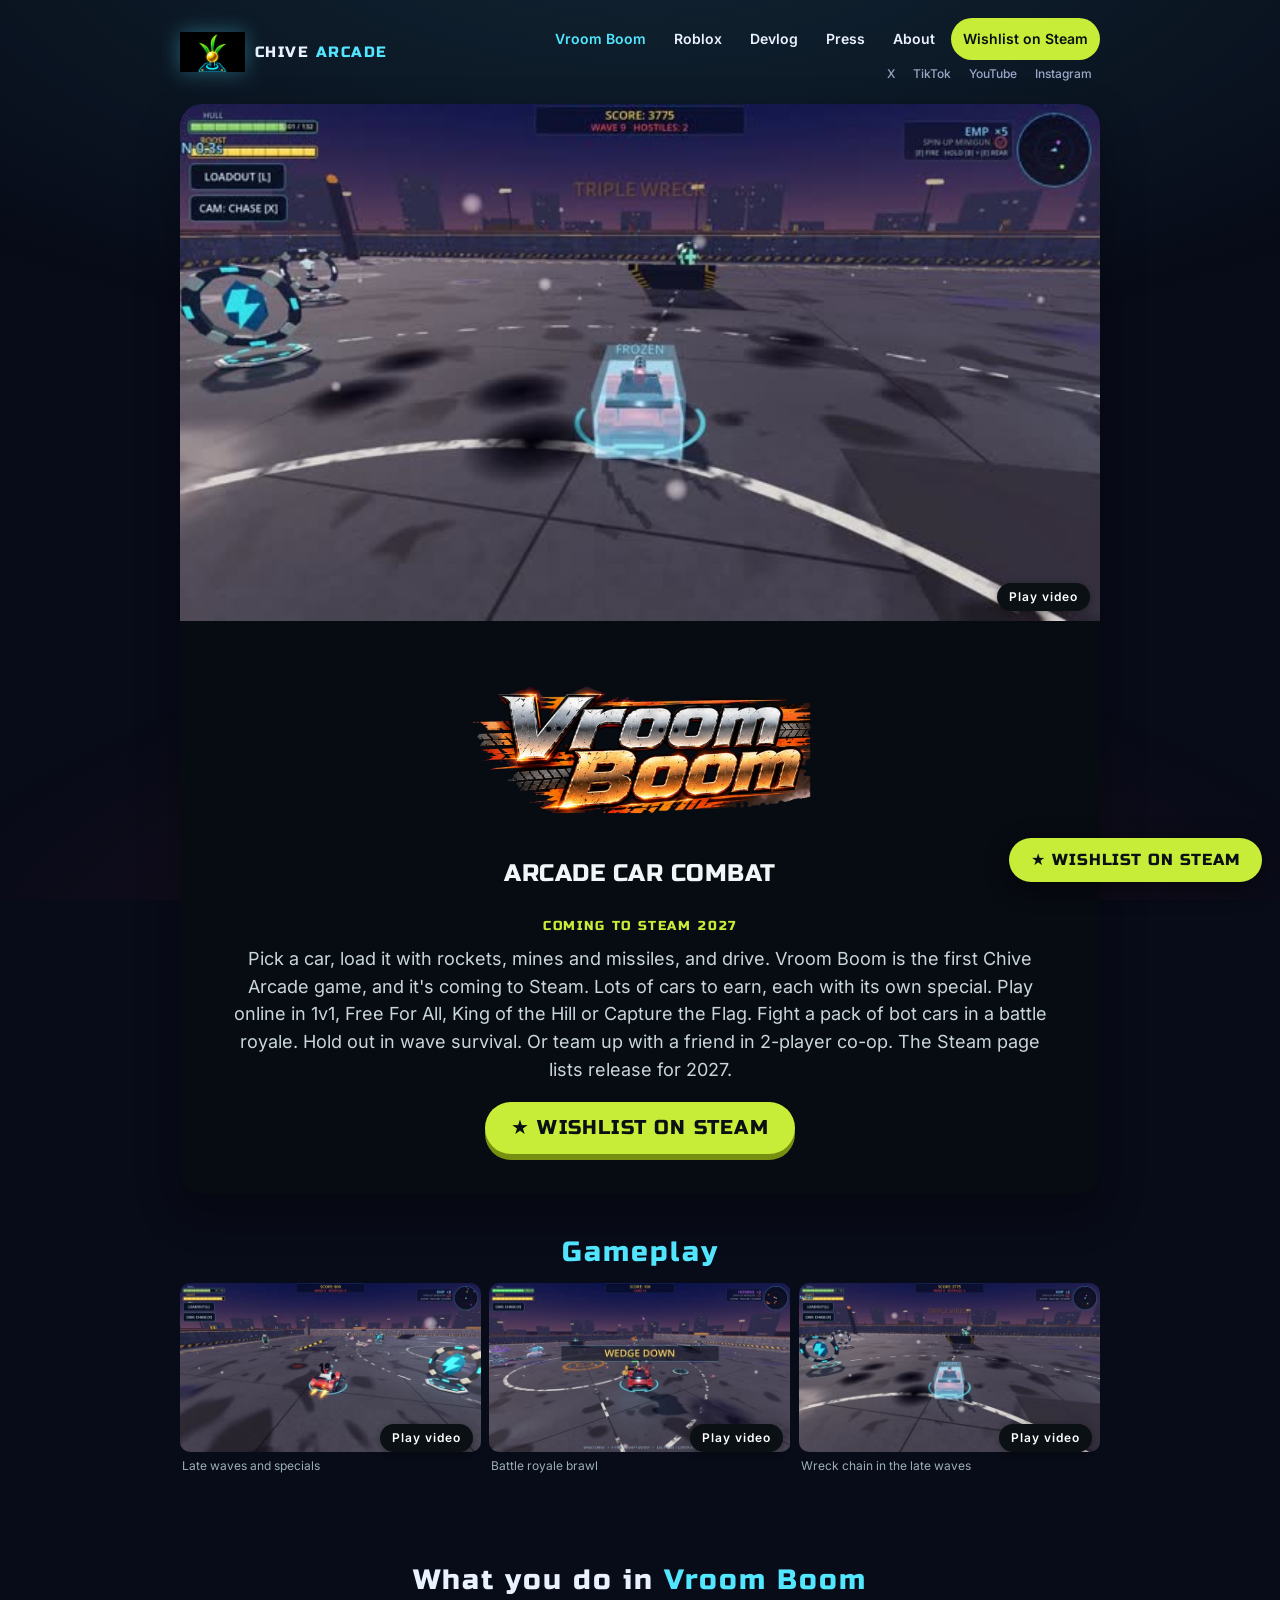
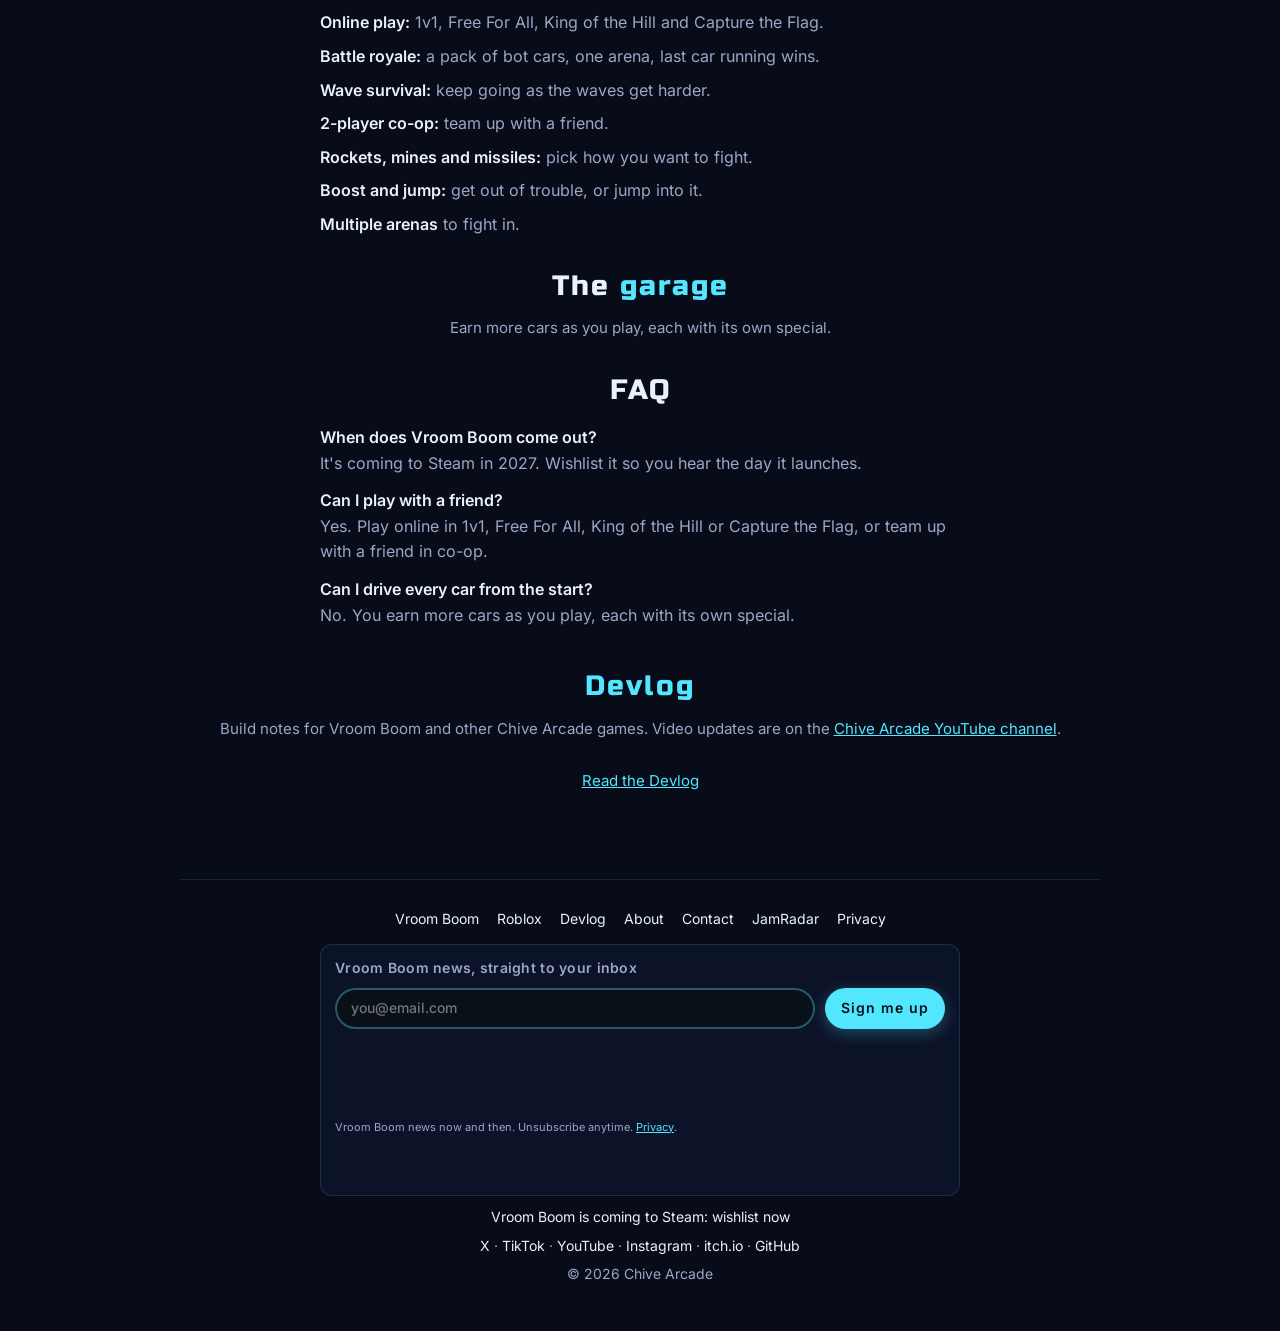
<file: index.html>
<!DOCTYPE html>
<html lang="en">
<head>
<meta charset="UTF-8">
<script>document.documentElement.classList.add('js');</script>
<meta name="viewport" content="width=device-width, initial-scale=1.0">
<title>Vroom Boom: Car Combat, Coming to Steam | Chive Arcade</title>
<meta name="description" content="Arcade car combat with battle royale against AI bots, wave survival and co-op. Wishlist it now on Steam.">
<meta name="theme-color" content="#080B18">
<link rel="icon" href="/favicon.ico" sizes="any">
<link rel="icon" type="image/png" href="/favicon.png">
<link rel="apple-touch-icon" href="/apple-touch-icon.png">
<link rel="stylesheet" href="/assets/site-nav.css">
<link rel="stylesheet" href="/assets/newsletter.css">
<link rel="canonical" href="https://chivearcade.com/">
<link rel="alternate" type="application/rss+xml" title="Chive Arcade Devlog" href="https://chivearcade.com/devlog/feed.xml">
<meta property="og:type" content="website">
<meta property="og:site_name" content="Chive Arcade">
<meta property="og:title" content="Vroom Boom: Car Combat, Coming to Steam | Chive Arcade">
<meta property="og:description" content="Arcade car combat with battle royale against AI bots, wave survival and co-op. Wishlist it now on Steam.">
<meta property="og:url" content="https://chivearcade.com/">
<meta property="og:image" content="https://chivearcade.com/vroom-boom/key-art.jpg">
<meta property="og:image:width" content="1232">
<meta property="og:image:height" content="706">
<meta property="og:image:alt" content="Vroom Boom arcade car combat key art">
<meta name="twitter:card" content="summary_large_image">
<meta name="twitter:title" content="Vroom Boom: Car Combat, Coming to Steam | Chive Arcade">
<meta name="twitter:description" content="Arcade car combat with battle royale against AI bots, wave survival and co-op. Wishlist it now on Steam.">
<meta name="twitter:image" content="https://chivearcade.com/vroom-boom/key-art.jpg">
<link rel="preload" href="/vroom-boom/late_wave_wreck_chain.jpg" as="image" fetchpriority="high">
<link rel="preload" href="/assets/fonts/russo-one-latin.woff2" as="font" type="font/woff2" crossorigin>
<link rel="preload" href="/assets/fonts/inter-latin.woff2" as="font" type="font/woff2" crossorigin>
<link rel="stylesheet" href="/assets/fonts.css">
<style>
  :root{
    --bg:#080B18; --panel:#111A38; --cyan:#53E6FF; --yellow:#FFD85A; --pink:#FF4D68;
    --text:#EAF2FF; --muted:#9AA7C7;
  }
  *{margin:0;padding:0;box-sizing:border-box}
  body{
    background:var(--bg); color:var(--text);
    font-family:'Inter',system-ui,-apple-system,sans-serif;
    line-height:1.6; overflow-x:hidden;
  }
  body::before{
    content:""; position:fixed; inset:0; pointer-events:none; z-index:0;
    background:
      radial-gradient(ellipse 80% 50% at 50% -10%, rgba(83,230,255,.12), transparent),
      radial-gradient(ellipse 60% 40% at 50% 110%, rgba(255,77,104,.10), transparent);
  }
  .wrap{max-width:960px; margin:0 auto; padding:0 20px; position:relative; z-index:1}

  header{padding:22px 0; display:flex; align-items:center; justify-content:space-between}
  .brand{display:flex; align-items:center; gap:12px; text-decoration:none; color:var(--text)}
  .brand img{height:40px; width:auto; filter:drop-shadow(0 0 10px rgba(83,230,255,.35))}
  .brand span{font-family:'Russo One',sans-serif; font-weight:400; letter-spacing:2px; font-size:15px}
  .brand span em{font-style:normal; color:var(--cyan)}
  .nav-cta{
    font-family:'Russo One',sans-serif; font-weight:400; font-size:12px; letter-spacing:1px;
    color:var(--bg); background:var(--yellow); padding:10px 18px; border-radius:999px;
    text-decoration:none; font-weight:800;
  }

  .hero{text-align:center; padding:56px 0 40px}
  .hero img.logo{
    width:min(300px,68vw); height:auto; margin-bottom:8px;
    filter:drop-shadow(0 0 26px rgba(83,230,255,.25));
  }
  h1{
    font-family:'Russo One',sans-serif; font-weight:400; font-size:clamp(30px,6vw,52px);
    letter-spacing:3px; line-height:1.15; margin-bottom:14px;
  }
  h1 .c1,.h1 .c1{color:var(--cyan)} h1 .c2,.h1 .c2{color:var(--pink)}
  .lead{font-family:Inter,sans-serif;font-size:clamp(20px,3.4vw,30px);line-height:1.25;letter-spacing:0;margin:0 auto 14px;max-width:640px}
  .hub-cta{display:inline-block;margin-top:14px;font-size:1.1em}
  .tagline{color:var(--muted); font-size:clamp(15px,2.6vw,18px); max-width:560px; margin:0 auto 30px}
  .tagline strong{color:var(--yellow); font-weight:600}
  .ctas{display:flex; gap:14px; justify-content:center; flex-wrap:wrap}
  .btn{
    font-family:'Russo One',sans-serif; font-weight:400; letter-spacing:1px; font-size:14px;
    padding:15px 30px; border-radius:999px; text-decoration:none; display:inline-block;
    transition:transform .15s ease;
  }
  .btn:hover{transform:translateY(-2px)}
  .btn-primary{background:var(--cyan); color:#06121A; box-shadow:0 6px 26px rgba(83,230,255,.35)}
  .btn-ghost{border:2px solid var(--pink); color:var(--pink)}

  .stats{
    display:flex; justify-content:center; gap:clamp(18px,5vw,54px);
    padding:34px 0; border-top:1px solid rgba(83,230,255,.15); border-bottom:1px solid rgba(83,230,255,.15);
    margin:10px 0 0; flex-wrap:wrap;
  }
  .stat{text-align:center}
  .stat b{font-family:'Russo One',sans-serif; font-weight:400; font-size:clamp(22px,4vw,32px); color:var(--yellow); display:block}
  .stat small{color:var(--muted); font-size:13px; letter-spacing:.5px}

  section{padding:52px 0}
  h2{
    font-family:'Russo One',sans-serif; font-weight:400; letter-spacing:2px;
    font-size:clamp(20px,4vw,28px); text-align:center; margin-bottom:8px;
  }
  h2 .c{color:var(--cyan)}
  .sub{text-align:center; color:var(--muted); margin-bottom:28px; font-size:15px}

  .games{display:grid; grid-template-columns:repeat(auto-fit,minmax(150px,1fr)); gap:14px}
  .game{
    background:var(--panel); border:1px solid rgba(83,230,255,.14); border-radius:16px;
    padding:22px 14px; text-align:center; text-decoration:none; color:var(--text);
    transition:transform .15s ease, border-color .15s ease;
  }
  .game:hover{transform:translateY(-3px); border-color:var(--cyan)}
  .game .dot{width:14px; height:14px; border-radius:50%; margin:0 auto 12px; background:var(--cyan); box-shadow:0 0 12px var(--cyan)}
  .game:nth-child(2n) .dot{background:var(--pink); box-shadow:0 0 12px var(--pink)}
  .game:nth-child(3n) .dot{background:var(--yellow); box-shadow:0 0 12px var(--yellow)}
  .game b{font-family:'Russo One',sans-serif; font-weight:400; font-size:14px; letter-spacing:1px; display:block; margin-bottom:4px}
  .game small{color:var(--muted); font-size:12px}
  .more{text-align:center; margin-top:22px}
  .more a{color:var(--cyan); text-decoration:none; font-weight:600; font-size:15px}

  button{
    font-family:'Russo One',sans-serif; font-weight:400; letter-spacing:1px; font-size:13px;
    background:var(--pink); color:#fff; border:none; border-radius:999px;
    padding:15px 28px; cursor:pointer; box-shadow:0 6px 24px rgba(255,77,104,.35);
  }
  button:hover{filter:brightness(1.1)}

  .socials{display:flex; justify-content:center; gap:12px; flex-wrap:wrap; padding:10px 0 30px}
  .socials a{
    color:var(--text); text-decoration:none; font-size:14px; font-weight:600;
    border:1px solid rgba(83,230,255,.25); padding:10px 20px; border-radius:999px;
    transition:border-color .15s ease;
  }
  .socials a:hover{border-color:var(--yellow); color:var(--yellow)}

  footer{text-align:center; color:var(--muted); font-size:13px; padding:24px 0 40px; border-top:1px solid rgba(83,230,255,.12)}
  footer .heart{color:var(--pink)}
</style>
<style>/*VB-HERO*/
.vb-info{padding:24px 0 8px}.vb-info h2{margin-top:26px}.vb-info a{color:var(--cyan)}.vb-list{list-style:none;max-width:640px;margin:0 auto;display:grid;gap:8px;color:var(--muted)}.vb-list b{color:var(--text)}.vb-faq{max-width:640px;margin:0 auto}.vb-faq dt{font-weight:600;margin-top:12px}.vb-faq dd{color:var(--muted)}
.vb-hero{padding:0;position:relative;z-index:1;display:grid;grid-template-columns:1fr;gap:0;background:#070b12;color:#f1f7f8;border-radius:22px;overflow:hidden;margin:0 0 28px;box-shadow:0 18px 44px rgba(0,0,0,.3)}
.vb-media{grid-column:1/-1;background:#000;aspect-ratio:16/9;position:relative}.vb-trailer{width:100%;height:100%;object-fit:cover;display:block}
.vb-copy{grid-column:1/-1;padding:clamp(16px,3vw,32px) clamp(20px,4vw,44px) clamp(20px,4vw,40px);display:flex;flex-direction:column;justify-content:center;align-items:center;text-align:center;gap:12px}
.vb-kicker{margin:0;font:400 13px/1 "Russo One",sans-serif;letter-spacing:.14em;text-transform:uppercase;color:#c8ed38}
.vb-title{margin:0;font:400 clamp(48px,7vw,88px)/.9 "Russo One",sans-serif;text-transform:uppercase;letter-spacing:-.01em;color:#ffb12b;text-shadow:0 3px 0 #a33a00}
.vb-logo{display:block;width:100%;max-width:520px;height:auto}
.vb-hero-heading{grid-column:1/-1;margin:0;padding:clamp(16px,3vw,28px) clamp(20px,4vw,44px) 0;text-align:center;text-shadow:none}
.vb-hero-heading .vb-logo{width:min(360px,70vw);max-width:520px;height:auto;margin:0 auto;aspect-ratio:520/292;object-fit:contain}
.vb-hero-heading .vb-sub{margin-top:10px}
.vb-pitch{margin:0;color:#c9d6db;font-size:clamp(15px,1.7vw,18px);line-height:1.55}
.vb-price{margin:0;font-weight:700;color:#fff}
.vb-ctas{display:flex;flex-wrap:wrap;gap:12px 18px;align-items:center;margin-top:6px}
.vb-btn{display:inline-block;background:#c8ed38;color:#0a1013;font:400 20px/1 "Russo One",sans-serif;letter-spacing:.06em;text-transform:uppercase;padding:16px 26px;border-radius:999px;text-decoration:none;box-shadow:0 6px 0 #789011}
@media(max-width:480px){.vb-btn{font-size:17px;padding:14px 20px;letter-spacing:.03em;white-space:nowrap}}
.vb-sub{display:block;font-size:clamp(18px,2.2vw,24px);line-height:1.1;color:#f1f7f8;text-shadow:none;letter-spacing:.02em;margin-top:8px}.vb-links{margin:0;font-size:14px;color:#9cafb6}.vb-links a{color:#44e4f2}.vb-more{color:#44e4f2;font-weight:700;text-decoration:none}
.vb-strip{grid-column:1/-1;display:grid;grid-template-columns:repeat(3,1fr);gap:8px;padding:8px}
.vb-clip{margin:0;position:relative}.vb-clip video{width:100%;aspect-ratio:16/9;object-fit:cover;display:block;border-radius:10px;background:#000}
.vb-clip figcaption{font-size:12px;color:#9cafb6;padding:4px 2px}
@media(max-width:820px){.vb-hero{padding:0}.vb-strip{grid-template-columns:1fr 1fr 1fr}}
@media(max-width:520px){.vb-strip{grid-template-columns:1fr}.vb-btn{width:100%;text-align:center}}
@media(max-width:760px){.sticky-wish{display:none}body{padding-bottom:0}}
.vb-gameplay{padding:8px 0 28px}.vb-gameplay .vb-strip{padding:0}.mini{padding:28px 0}.mini a{color:var(--cyan)}
.vb-media-ctrl{position:relative}
.vb-video-toggle{position:absolute;right:10px;bottom:10px;z-index:2;appearance:none;border:0;border-radius:999px;padding:8px 12px;font:600 12px/1 Inter,system-ui,sans-serif;background:#0a1013;color:#ffffff;cursor:pointer;box-shadow:0 2px 8px rgba(0,0,0,.35)}
.vb-video-toggle:hover,.vb-video-toggle:focus-visible{outline:2px solid #c8ed38;outline-offset:2px;background:rgba(10,16,19,.95)}
.vb-clip.vb-media-ctrl .vb-video-toggle{right:8px;bottom:28px}
</style>
<script type="application/ld+json">
{"@context":"https://schema.org","@type":"VideoGame","name":"Vroom Boom","url":"https://chivearcade.com/","description":"Arcade car combat game with online 1v1, Free For All, King of the Hill and Capture the Flag, battle royale against bot cars, wave survival and 2-player co-op.","genre":["Car combat","Action","Arcade"],"gamePlatform":"PC","playMode":["SinglePlayer","MultiPlayer"],"author":{"@type":"Organization","name":"Chive Arcade","url":"https://chivearcade.com/"},"sameAs":["https://store.steampowered.com/app/5446380","https://chive-arcade.itch.io/vroom-boom"],"image":"https://chivearcade.com/vroom-boom/key-art.jpg"}
</script>
</head>
<body>
<div class="wrap">

  <a class="skip" href="#main">Skip to content</a>
  <header class="site-head">
    <a class="brand" href="/"><img src="/mark-80.png" width="65" height="40" alt=""><span>CHIVE <em>ARCADE</em></span></a>
    <button class="nav-toggle" type="button" aria-expanded="false" aria-controls="site-nav">Menu</button>
    <nav class="site-nav" id="site-nav" aria-label="Main"><ul><li><a href="/#vroom-boom" aria-current="page">Vroom Boom</a></li><!-- <li><a href="/games/">Browser Games</a></li> --><li><a href="/roblox/">Roblox</a></li><li><a href="/devlog/">Devlog</a></li><li><a href="/vroom-boom/press/">Press</a></li><li><a href="/about/">About</a></li><li><a class="nav-steam" href="https://store.steampowered.com/app/5446380/?utm_source=chivearcade&amp;utm_medium=site&amp;utm_campaign=vroomboom" target="_blank" rel="noopener">Wishlist on Steam</a></li></ul><ul class="site-social" aria-label="Chive Arcade on social media"><li><a href="https://x.com/ChiveArcade" target="_blank" rel="noopener">X</a></li><li><a href="https://www.tiktok.com/@chive.arcade" target="_blank" rel="noopener">TikTok</a></li><li><a href="https://www.youtube.com/@ChiveArcade" target="_blank" rel="noopener">YouTube</a></li><li><a href="https://www.instagram.com/chivearcade" target="_blank" rel="noopener">Instagram</a></li></ul></nav>
  </header>
<main id="main">

<!--VB-HERO--><section class="vb-hero" id="vroom-boom" aria-labelledby="vb-title">
  <div class="vb-media"><video class="vb-trailer" data-src="/vroom-boom/late_wave_wreck_chain.mp4" poster="/vroom-boom/late_wave_wreck_chain.jpg" muted loop playsinline preload="metadata" aria-label="Vroom Boom gameplay: wreck chain in the late waves"><track kind="captions" srclang="en" label="Descriptions" src="/vroom-boom/captions/late_wave_wreck_chain.vtt" default></video></div>
  <h1 id="vb-title" class="vb-title vb-hero-heading"><picture><source type="image/webp" srcset="/vroom-boom/logo.webp"><img class="vb-logo" src="/vroom-boom/logo.png" srcset="/vroom-boom/logo.png 1x, /vroom-boom/logo@2x.png 2x" width="520" height="292" alt="Vroom Boom logo" decoding="sync"></picture><span class="vb-sub">Arcade car combat</span></h1>
  <div class="vb-copy">
    <p class="vb-kicker">Coming to Steam 2027</p>
    <p class="vb-pitch">Pick a car, load it with rockets, mines and missiles, and drive. Vroom Boom is the first Chive Arcade game, and it's coming to Steam. Lots of cars to earn, each with its own special. Play online in 1v1, Free For All, King of the Hill or Capture the Flag. Fight a pack of bot cars in a battle royale. Hold out in wave survival. Or team up with a friend in 2-player co-op. The Steam page lists release for 2027.</p>
    <div class="vb-ctas"><a class="vb-btn" href="https://store.steampowered.com/app/5446380/?utm_source=chivearcade&amp;utm_medium=site&amp;utm_campaign=vroomboom" target="_blank" rel="noopener">&#9733; Wishlist on Steam</a></div>
  </div>
</section><!--/VB-HERO-->
<section class="vb-gameplay" id="gameplay" aria-labelledby="gameplay-title">
  <h2 id="gameplay-title"><span class="c">Gameplay</span></h2>
  <div class="vb-strip"><figure class="vb-clip"><video data-lazy data-src="/vroom-boom/late_wave_specials.mp4" poster="/vroom-boom/late_wave_specials.jpg" muted loop playsinline preload="none" aria-label="Late waves and specials"><track kind="captions" srclang="en" label="Descriptions" src="/vroom-boom/captions/late_wave_specials.vtt" default></video><figcaption>Late waves and specials</figcaption></figure><figure class="vb-clip"><video data-lazy data-src="/vroom-boom/royale_brawl.mp4" poster="/vroom-boom/royale_brawl.jpg" muted loop playsinline preload="none" aria-label="Battle royale brawl"><track kind="captions" srclang="en" label="Descriptions" src="/vroom-boom/captions/royale_brawl.vtt" default></video><figcaption>Battle royale brawl</figcaption></figure><figure class="vb-clip"><video data-lazy data-src="/vroom-boom/late_wave_wreck_chain.mp4" poster="/vroom-boom/late_wave_wreck_chain.jpg" muted loop playsinline preload="none" aria-label="Wreck chain in the late waves"><track kind="captions" srclang="en" label="Descriptions" src="/vroom-boom/captions/late_wave_wreck_chain.vtt" default></video><figcaption>Wreck chain in the late waves</figcaption></figure></div>
</section>
<!--VB-INFO--><section class="vb-info">
  <h2>What you do in <span class="c">Vroom Boom</span></h2>
  <ul class="vb-list">
    <li><b>Online play:</b> 1v1, Free For All, King of the Hill and Capture the Flag.</li>
    <li><b>Battle royale:</b> a pack of bot cars, one arena, last car running wins.</li>
    <li><b>Wave survival:</b> keep going as the waves get harder.</li>
    <li><b>2-player co-op:</b> team up with a friend.</li>
    <li><b>Rockets, mines and missiles:</b> pick how you want to fight.</li>
    <li><b>Boost and jump:</b> get out of trouble, or jump into it.</li>
    <li><b>Multiple arenas</b> to fight in.</li>
  </ul>
  <h2>The <span class="c">garage</span></h2>
  <p class="sub">Earn more cars as you play, each with its own special.</p>
  <h2>FAQ</h2>
  <dl class="vb-faq">
    <dt>When does Vroom Boom come out?</dt><dd>It's coming to Steam in 2027. Wishlist it so you hear the day it launches.</dd>
    <dt>Can I play with a friend?</dt><dd>Yes. Play online in 1v1, Free For All, King of the Hill or Capture the Flag, or team up with a friend in co-op.</dd>
    <dt>Can I drive every car from the start?</dt><dd>No. You earn more cars as you play, each with its own special.</dd>
  </dl>
</section><!--/VB-INFO-->

<section class="mini" id="devlog">
    <h2><span class="c">Devlog</span></h2>
    <p class="sub">Build notes for Vroom Boom and other Chive Arcade games. Video updates are on the <a href="https://www.youtube.com/@ChiveArcade" target="_blank" rel="noopener">Chive Arcade YouTube channel</a>.</p>
    <p class="sub"><a href="/devlog/">Read the Devlog</a></p>
  </section>

</main>
  <footer class="site-foot">
    <nav aria-label="Footer"><ul><li><a href="/#vroom-boom">Vroom Boom</a></li><!-- <li><a href="/games/">Browser Games</a></li> --><li><a href="/roblox/">Roblox</a></li><li><a href="/devlog/">Devlog</a></li><li><a href="/about/">About</a></li><li><a href="mailto:chivearcade@gmail.com">Contact</a></li><li><a href="https://jamradar.chivearcade.com/">JamRadar</a></li><li><a href="/privacy.html">Privacy</a></li></ul></nav>
    <section class="nl-foot" aria-labelledby="nl-foot-heading">
      <p id="nl-foot-heading" class="nl-heading">Vroom Boom news, straight to your inbox</p>
      <form class="nl-form" action="/api/subscribe" method="post" novalidate>
        <label class="nl-hp" aria-hidden="true">Leave blank
          <input type="text" name="website" tabindex="-1" autocomplete="off">
        </label>
        <div class="nl-row">
          <label for="nl-email-home" style="position:absolute;left:-10000px;width:1px;height:1px;overflow:hidden">Email</label>
          <input id="nl-email-home" type="email" name="email" autocomplete="email" required placeholder="you@email.com" aria-describedby="nl-consent-home">
          <button type="submit">Sign me up</button>
        </div>
        <div class="nl-turnstile" data-turnstile></div>
        <p id="nl-consent-home" class="nl-consent">Vroom Boom news now and then. Unsubscribe anytime. <a href="/privacy.html">Privacy</a>.</p>
        <p class="nl-msg" role="status" aria-live="polite"></p>
      </form>
    </section>
    <p><a href="https://store.steampowered.com/app/5446380/?utm_source=chivearcade&amp;utm_medium=site&amp;utm_campaign=vroomboom" target="_blank" rel="noopener">Vroom Boom is coming to Steam: wishlist now</a></p>
    <p><a href="https://x.com/ChiveArcade">X</a> · <a href="https://www.tiktok.com/@chive.arcade">TikTok</a> · <a href="https://www.youtube.com/@ChiveArcade">YouTube</a> · <a href="https://www.instagram.com/chivearcade">Instagram</a> · <a href="https://chive-arcade.itch.io">itch.io</a> · <a href="https://github.com/chive55">GitHub</a></p>
    <p>© <span id="foot-year">2026</span> Chive Arcade</p>
  </footer>

</div>
<a class="sticky-wish" href="https://store.steampowered.com/app/5446380/?utm_source=chivearcade&amp;utm_medium=site&amp;utm_campaign=vroomboom" target="_blank" rel="noopener">&#9733; Wishlist on Steam</a>
<script src="/assets/video-player.js" defer></script>
<script src="/assets/site-nav.js" defer></script>
<script src="/assets/newsletter.js" defer></script>
</body>
</html>
</file>
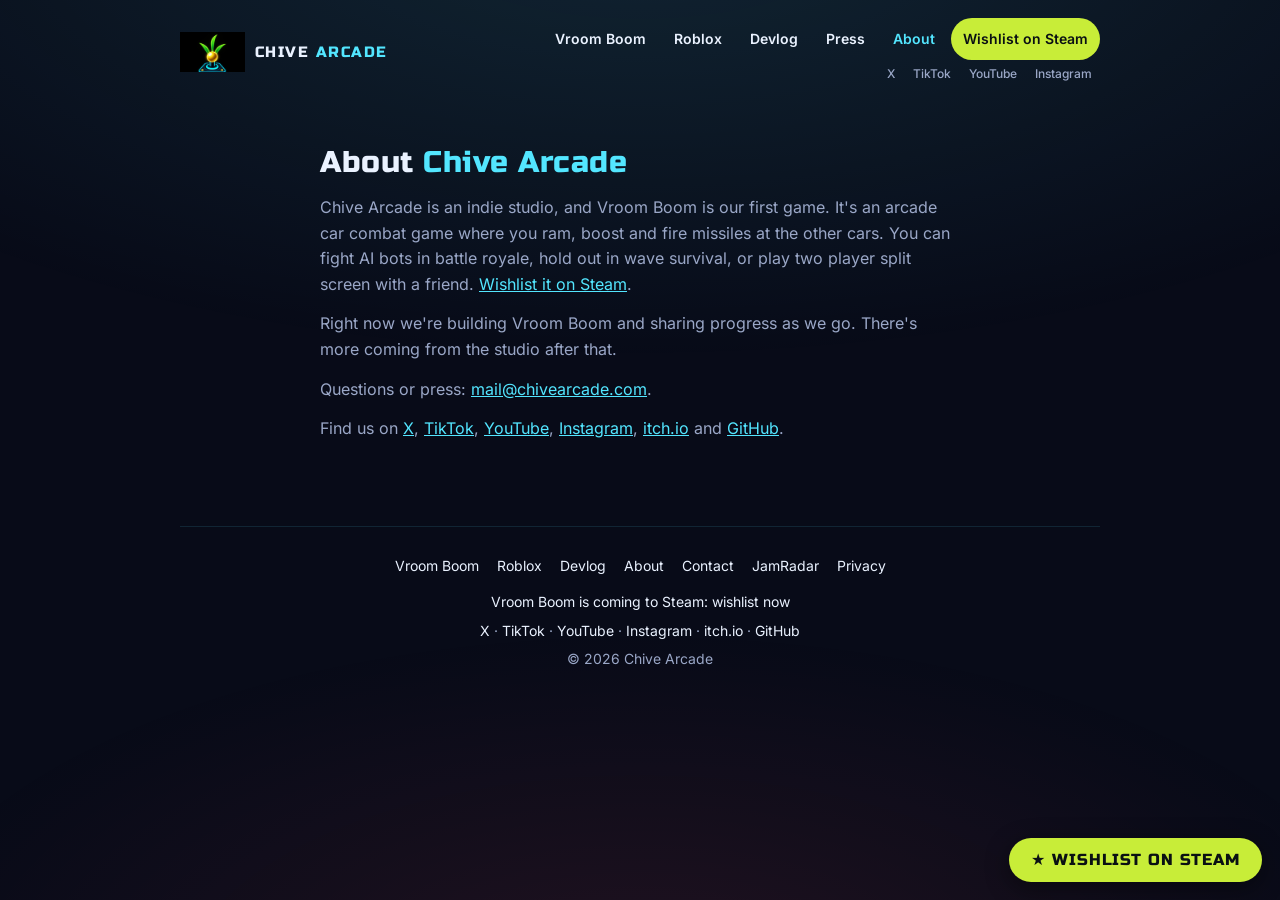
<file: about/index.html>
<!DOCTYPE html>
<html lang="en">
<head>
<meta charset="UTF-8">
<script>document.documentElement.classList.add('js');</script>
<meta name="viewport" content="width=device-width, initial-scale=1.0">
<title>About Chive Arcade: Indie Studio Behind Vroom Boom</title>
<meta name="description" content="Chive Arcade is an indie studio making Vroom Boom, arcade car combat with battle royale against AI bots and two player split screen. Wishlist it on Steam.">
<meta name="theme-color" content="#080B18">
<link rel="icon" href="/favicon.ico" sizes="any">
<link rel="icon" type="image/png" href="/favicon.png">
<link rel="apple-touch-icon" href="/apple-touch-icon.png">
<link rel="stylesheet" href="/assets/site-nav.css">
<link rel="canonical" href="https://chivearcade.com/about/">
<meta property="og:type" content="website">
<meta property="og:site_name" content="Chive Arcade">
<meta property="og:title" content="About Chive Arcade: Indie Studio Behind Vroom Boom">
<meta property="og:description" content="Chive Arcade is an indie studio making Vroom Boom, arcade car combat with battle royale against AI bots and two player split screen. Wishlist it on Steam.">
<meta property="og:url" content="https://chivearcade.com/about/">
<meta property="og:image" content="https://chivearcade.com/vroom-boom/key-art.jpg">
<meta property="og:image:width" content="1232">
<meta property="og:image:height" content="706">
<meta property="og:image:alt" content="Vroom Boom arcade car combat key art">
<meta name="twitter:card" content="summary_large_image">
<meta name="twitter:title" content="About Chive Arcade: Indie Studio Behind Vroom Boom">
<meta name="twitter:description" content="Chive Arcade is an indie studio making Vroom Boom, arcade car combat with battle royale against AI bots and two player split screen. Wishlist it on Steam.">
<meta name="twitter:image" content="https://chivearcade.com/vroom-boom/key-art.jpg">
<link rel="preload" href="/assets/fonts/russo-one-latin.woff2" as="font" type="font/woff2" crossorigin>
<link rel="preload" href="/assets/fonts/inter-latin.woff2" as="font" type="font/woff2" crossorigin>
<link rel="stylesheet" href="/assets/fonts.css">
<style>
  :root{
    --bg:#080B18; --panel:#111A38; --cyan:#53E6FF; --yellow:#FFD85A; --pink:#FF4D68;
    --text:#EAF2FF; --muted:#9AA7C7;
  }
  *{margin:0;padding:0;box-sizing:border-box}
  body{
    background:var(--bg); color:var(--text);
    font-family:'Inter',system-ui,-apple-system,sans-serif;
    line-height:1.6; overflow-x:hidden;
  }
  body::before{
    content:""; position:fixed; inset:0; pointer-events:none; z-index:0;
    background:
      radial-gradient(ellipse 80% 50% at 50% -10%, rgba(83,230,255,.12), transparent),
      radial-gradient(ellipse 60% 40% at 50% 110%, rgba(255,77,104,.10), transparent);
  }
  .wrap{max-width:960px; margin:0 auto; padding:0 20px; position:relative; z-index:1}
  .lead{font-family:'Russo One',sans-serif;font-weight:400;font-size:clamp(20px,3.4vw,30px);line-height:1.25;letter-spacing:.5px;margin:0 auto 14px;max-width:640px;overflow-wrap:break-word}
  .about{max-width:640px;margin:0 auto;padding:40px 0}.about p{color:var(--muted);margin:0 0 14px}.about a{color:var(--cyan)}
</style>
<script type="application/ld+json">
{"@context":"https://schema.org","@graph":[{"@type":"Organization","@id":"https://chivearcade.com/#organization","name":"Chive Arcade","url":"https://chivearcade.com/","email":"mail@chivearcade.com","description":"Chive Arcade is an indie studio, and Vroom Boom is our first game.","sameAs":["https://x.com/ChiveArcade","https://www.tiktok.com/@chive.arcade","https://www.youtube.com/@ChiveArcade","https://www.instagram.com/chivearcade","https://chive-arcade.itch.io","https://github.com/chive55"]},{"@type":"AboutPage","@id":"https://chivearcade.com/about/#aboutpage","url":"https://chivearcade.com/about/","name":"About Chive Arcade","description":"Chive Arcade is an indie studio making Vroom Boom, arcade car combat with battle royale against AI bots and two player split screen.","isPartOf":{"@type":"WebSite","name":"Chive Arcade","url":"https://chivearcade.com/"},"about":{"@id":"https://chivearcade.com/#organization"},"mainEntity":{"@id":"https://chivearcade.com/#organization"}}]}
</script>
</head>
<body>
<div class="wrap">

  <a class="skip" href="#main">Skip to content</a>
  <header class="site-head">
    <a class="brand" href="/"><img src="/mark-80.png" width="65" height="40" alt=""><span>CHIVE <em>ARCADE</em></span></a>
    <button class="nav-toggle" type="button" aria-expanded="false" aria-controls="site-nav">Menu</button>
    <nav class="site-nav" id="site-nav" aria-label="Main"><ul><li><a href="/#vroom-boom">Vroom Boom</a></li><!-- <li><a href="/games/">Browser Games</a></li> --><li><a href="/roblox/">Roblox</a></li><li><a href="/#devlog">Devlog</a></li><li><a href="/vroom-boom/press/">Press</a></li><li><a href="/about/" aria-current="page">About</a></li><li><a class="nav-steam" href="https://store.steampowered.com/app/5446380/?utm_source=chivearcade&amp;utm_medium=site&amp;utm_campaign=vroomboom" target="_blank" rel="noopener">Wishlist on Steam</a></li></ul><ul class="site-social" aria-label="Chive Arcade on social media"><li><a href="https://x.com/ChiveArcade" target="_blank" rel="noopener">X</a></li><li><a href="https://www.tiktok.com/@chive.arcade" target="_blank" rel="noopener">TikTok</a></li><li><a href="https://www.youtube.com/@ChiveArcade" target="_blank" rel="noopener">YouTube</a></li><li><a href="https://www.instagram.com/chivearcade" target="_blank" rel="noopener">Instagram</a></li></ul></nav>
  </header>
<main id="main">
  <section class="about">
    <h1 class="lead">About <span style="color:var(--cyan)">Chive Arcade</span></h1>
    <p>Chive Arcade is an indie studio, and Vroom Boom is our first game. It's an arcade car combat game where you ram, boost and fire missiles at the other cars. You can fight AI bots in battle royale, hold out in wave survival, or play two player split screen with a friend. <a href="https://store.steampowered.com/app/5446380/?utm_source=chivearcade&amp;utm_medium=site&amp;utm_campaign=vroomboom" target="_blank" rel="noopener">Wishlist it on Steam</a>.</p>
    <p>Right now we're building Vroom Boom and sharing progress as we go. There's more coming from the studio after that.</p>
    <p>Questions or press: <a href="mailto:mail@chivearcade.com">mail@chivearcade.com</a>.</p>
    <p>Find us on <a href="https://x.com/ChiveArcade" target="_blank" rel="noopener">X</a>, <a href="https://www.tiktok.com/@chive.arcade" target="_blank" rel="noopener">TikTok</a>, <a href="https://www.youtube.com/@ChiveArcade" target="_blank" rel="noopener">YouTube</a>, <a href="https://www.instagram.com/chivearcade" target="_blank" rel="noopener">Instagram</a>, <a href="https://chive-arcade.itch.io" target="_blank" rel="noopener">itch.io</a> and <a href="https://github.com/chive55" target="_blank" rel="noopener">GitHub</a>.</p>
  </section>
</main>
  <footer class="site-foot">
    <nav aria-label="Footer"><ul><li><a href="/#vroom-boom">Vroom Boom</a></li><!-- <li><a href="/games/">Browser Games</a></li> --><li><a href="/roblox/">Roblox</a></li><li><a href="/#devlog">Devlog</a></li><li><a href="/about/">About</a></li><li><a href="mailto:mail@chivearcade.com">Contact</a></li><li><a href="https://jamradar.chivearcade.com/">JamRadar</a></li><li><a href="/privacy.html">Privacy</a></li></ul></nav>
    <p><a href="https://store.steampowered.com/app/5446380/?utm_source=chivearcade&amp;utm_medium=site&amp;utm_campaign=vroomboom" target="_blank" rel="noopener">Vroom Boom is coming to Steam: wishlist now</a></p>
    <p><a href="https://x.com/ChiveArcade">X</a> · <a href="https://www.tiktok.com/@chive.arcade">TikTok</a> · <a href="https://www.youtube.com/@ChiveArcade">YouTube</a> · <a href="https://www.instagram.com/chivearcade">Instagram</a> · <a href="https://chive-arcade.itch.io">itch.io</a> · <a href="https://github.com/chive55">GitHub</a></p>
    <p>© <span id="foot-year">2026</span> Chive Arcade</p>
  </footer>

</div>
<a class="sticky-wish" href="https://store.steampowered.com/app/5446380/?utm_source=chivearcade&amp;utm_medium=site&amp;utm_campaign=vroomboom" target="_blank" rel="noopener">&#9733; Wishlist on Steam</a>
<script src="/assets/site-nav.js" defer></script>
</body>
</html>
</file>
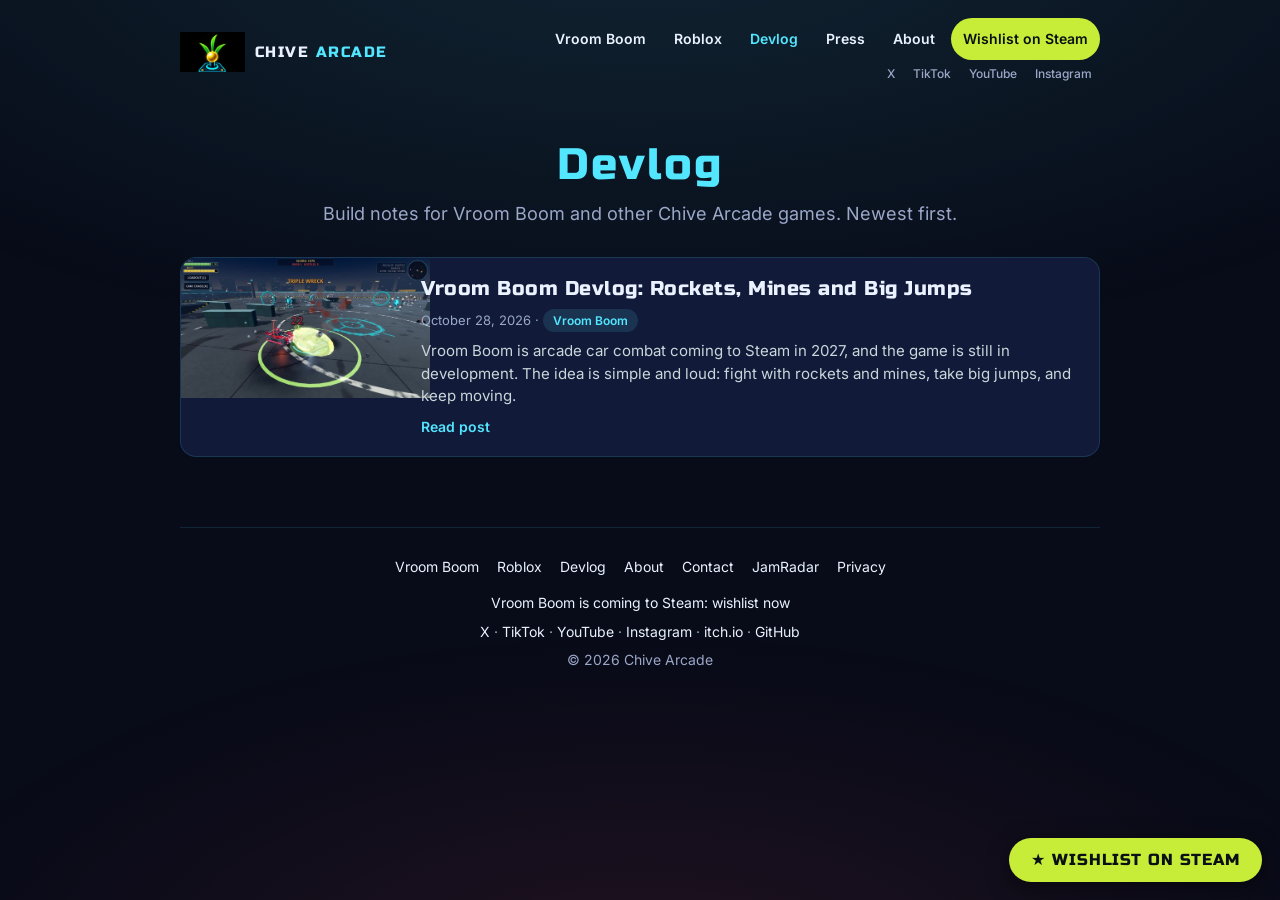
<file: devlog/index.html>
<!DOCTYPE html>
<html lang="en">
<head>
<meta charset="UTF-8">
<script>document.documentElement.classList.add('js');</script>
<meta name="viewport" content="width=device-width, initial-scale=1.0">
<title>Vroom Boom Devlog: Build Notes and Progress | Chive Arcade</title>
<meta name="description" content="Devlog for Vroom Boom and other Chive Arcade games, with build notes, tips and progress.">
<meta name="theme-color" content="#080B18">
<link rel="icon" href="/favicon.ico" sizes="any">
<link rel="icon" type="image/png" href="/favicon.png">
<link rel="apple-touch-icon" href="/apple-touch-icon.png">
<link rel="stylesheet" href="/assets/site-nav.css">
<link rel="stylesheet" href="/devlog/devlog.css">
<link rel="canonical" href="https://chivearcade.com/devlog/">
<link rel="alternate" type="application/rss+xml" title="Chive Arcade Devlog" href="https://chivearcade.com/devlog/feed.xml">
<meta property="og:type" content="website">
<meta property="og:site_name" content="Chive Arcade">
<meta property="og:title" content="Vroom Boom Devlog: Build Notes and Progress | Chive Arcade">
<meta property="og:description" content="Devlog for Vroom Boom and other Chive Arcade games, with build notes, tips and progress.">
<meta property="og:url" content="https://chivearcade.com/devlog/">
<meta property="og:image" content="https://chivearcade.com/devlog/assets/vroom-boom-rockets-mines-cover.jpg">
<meta property="og:image:width" content="1200">
<meta property="og:image:height" content="675">
<meta property="og:image:alt" content="Vroom Boom arcade car combat gameplay">
<meta name="twitter:card" content="summary_large_image">
<meta name="twitter:title" content="Vroom Boom Devlog: Build Notes and Progress | Chive Arcade">
<meta name="twitter:description" content="Devlog for Vroom Boom and other Chive Arcade games, with build notes, tips and progress.">
<meta name="twitter:image" content="https://chivearcade.com/devlog/assets/vroom-boom-rockets-mines-cover.jpg">
<link rel="preload" href="/assets/fonts/russo-one-latin.woff2" as="font" type="font/woff2" crossorigin>
<link rel="preload" href="/assets/fonts/inter-latin.woff2" as="font" type="font/woff2" crossorigin>
<link rel="stylesheet" href="/assets/fonts.css">
<script type="application/ld+json">{"@context":"https://schema.org","@type":"Blog","name":"Chive Arcade Devlog","url":"https://chivearcade.com/devlog/","description":"Devlog for Vroom Boom and other Chive Arcade games.","publisher":{"@type":"Organization","name":"Chive Arcade","url":"https://chivearcade.com/"}}</script>

</head>
<body>
<div class="wrap">
  <a class="skip" href="#main">Skip to content</a>
  <header class="site-head">
    <a class="brand" href="/"><img src="/mark-80.png" width="65" height="40" alt=""><span>CHIVE <em>ARCADE</em></span></a>
    <button class="nav-toggle" type="button" aria-expanded="false" aria-controls="site-nav">Menu</button>
    <nav class="site-nav" id="site-nav" aria-label="Main"><ul><li><a href="/#vroom-boom">Vroom Boom</a></li><!-- <li><a href="/games/">Browser Games</a></li> --><li><a href="/roblox/">Roblox</a></li><li><a href="/devlog/" aria-current="page">Devlog</a></li><li><a href="/vroom-boom/press/">Press</a></li><li><a href="/about/">About</a></li><li><a class="nav-steam" href="https://store.steampowered.com/app/5446380/?utm_source=chivearcade&amp;utm_medium=site&amp;utm_campaign=vroomboom" target="_blank" rel="noopener">Wishlist on Steam</a></li></ul><ul class="site-social" aria-label="Chive Arcade on social media"><li><a href="https://x.com/ChiveArcade" target="_blank" rel="noopener">X</a></li><li><a href="https://www.tiktok.com/@chive.arcade" target="_blank" rel="noopener">TikTok</a></li><li><a href="https://www.youtube.com/@ChiveArcade" target="_blank" rel="noopener">YouTube</a></li><li><a href="https://www.instagram.com/chivearcade" target="_blank" rel="noopener">Instagram</a></li></ul></nav>
  </header>
<main id="main">
  <header class="dl-index-head">
    <h1 class="dl-title">Devlog</h1>
    <p class="dl-lead">Build notes for Vroom Boom and other Chive Arcade games. Newest first.</p>
  </header>
  <div class="dl-grid">
<article class="dl-card">
  <a class="dl-card-link" href="/devlog/vroom-boom-rockets-mines-and-big-jumps/">
    <div class="dl-card-media">
      <img src="/devlog/assets/vroom-boom-rockets-mines-cover.jpg" alt="Vroom Boom arcade car combat gameplay" width="1200" height="675" loading="lazy" decoding="async">
    </div>
    <div class="dl-card-body">
      <h2 class="dl-card-title">Vroom Boom Devlog: Rockets, Mines and Big Jumps</h2>
      <p class="dl-card-meta"><time datetime="2026-10-28">October 28, 2026</time> · <span class="dl-tag">Vroom Boom</span></p>
      <p class="dl-card-excerpt">Vroom Boom is arcade car combat coming to Steam in 2027, and the game is still in development. The idea is simple and loud: fight with rockets and mines, take big jumps, and keep moving.</p>
      <span class="dl-card-more">Read post</span>
    </div>
  </a>
</article>
  </div>
</main>
  <footer class="site-foot">
    <nav aria-label="Footer"><ul><li><a href="/#vroom-boom">Vroom Boom</a></li><!-- <li><a href="/games/">Browser Games</a></li> --><li><a href="/roblox/">Roblox</a></li><li><a href="/devlog/">Devlog</a></li><li><a href="/about/">About</a></li><li><a href="mailto:chivearcade@gmail.com">Contact</a></li><li><a href="https://jamradar.chivearcade.com/">JamRadar</a></li><li><a href="/privacy.html">Privacy</a></li></ul></nav>
    <p><a href="https://store.steampowered.com/app/5446380/?utm_source=chivearcade&amp;utm_medium=site&amp;utm_campaign=vroomboom" target="_blank" rel="noopener">Vroom Boom is coming to Steam: wishlist now</a></p>
    <p><a href="https://x.com/ChiveArcade">X</a> · <a href="https://www.tiktok.com/@chive.arcade">TikTok</a> · <a href="https://www.youtube.com/@ChiveArcade">YouTube</a> · <a href="https://www.instagram.com/chivearcade">Instagram</a> · <a href="https://chive-arcade.itch.io">itch.io</a> · <a href="https://github.com/chive55">GitHub</a></p>
    <p>© <span id="foot-year">2026</span> Chive Arcade</p>
  </footer>
</div>
<a class="sticky-wish" href="https://store.steampowered.com/app/5446380/?utm_source=chivearcade&amp;utm_medium=site&amp;utm_campaign=vroomboom" target="_blank" rel="noopener">&#9733; Wishlist on Steam</a>
<script src="/assets/site-nav.js" defer></script>
</body>
</html>
</file>
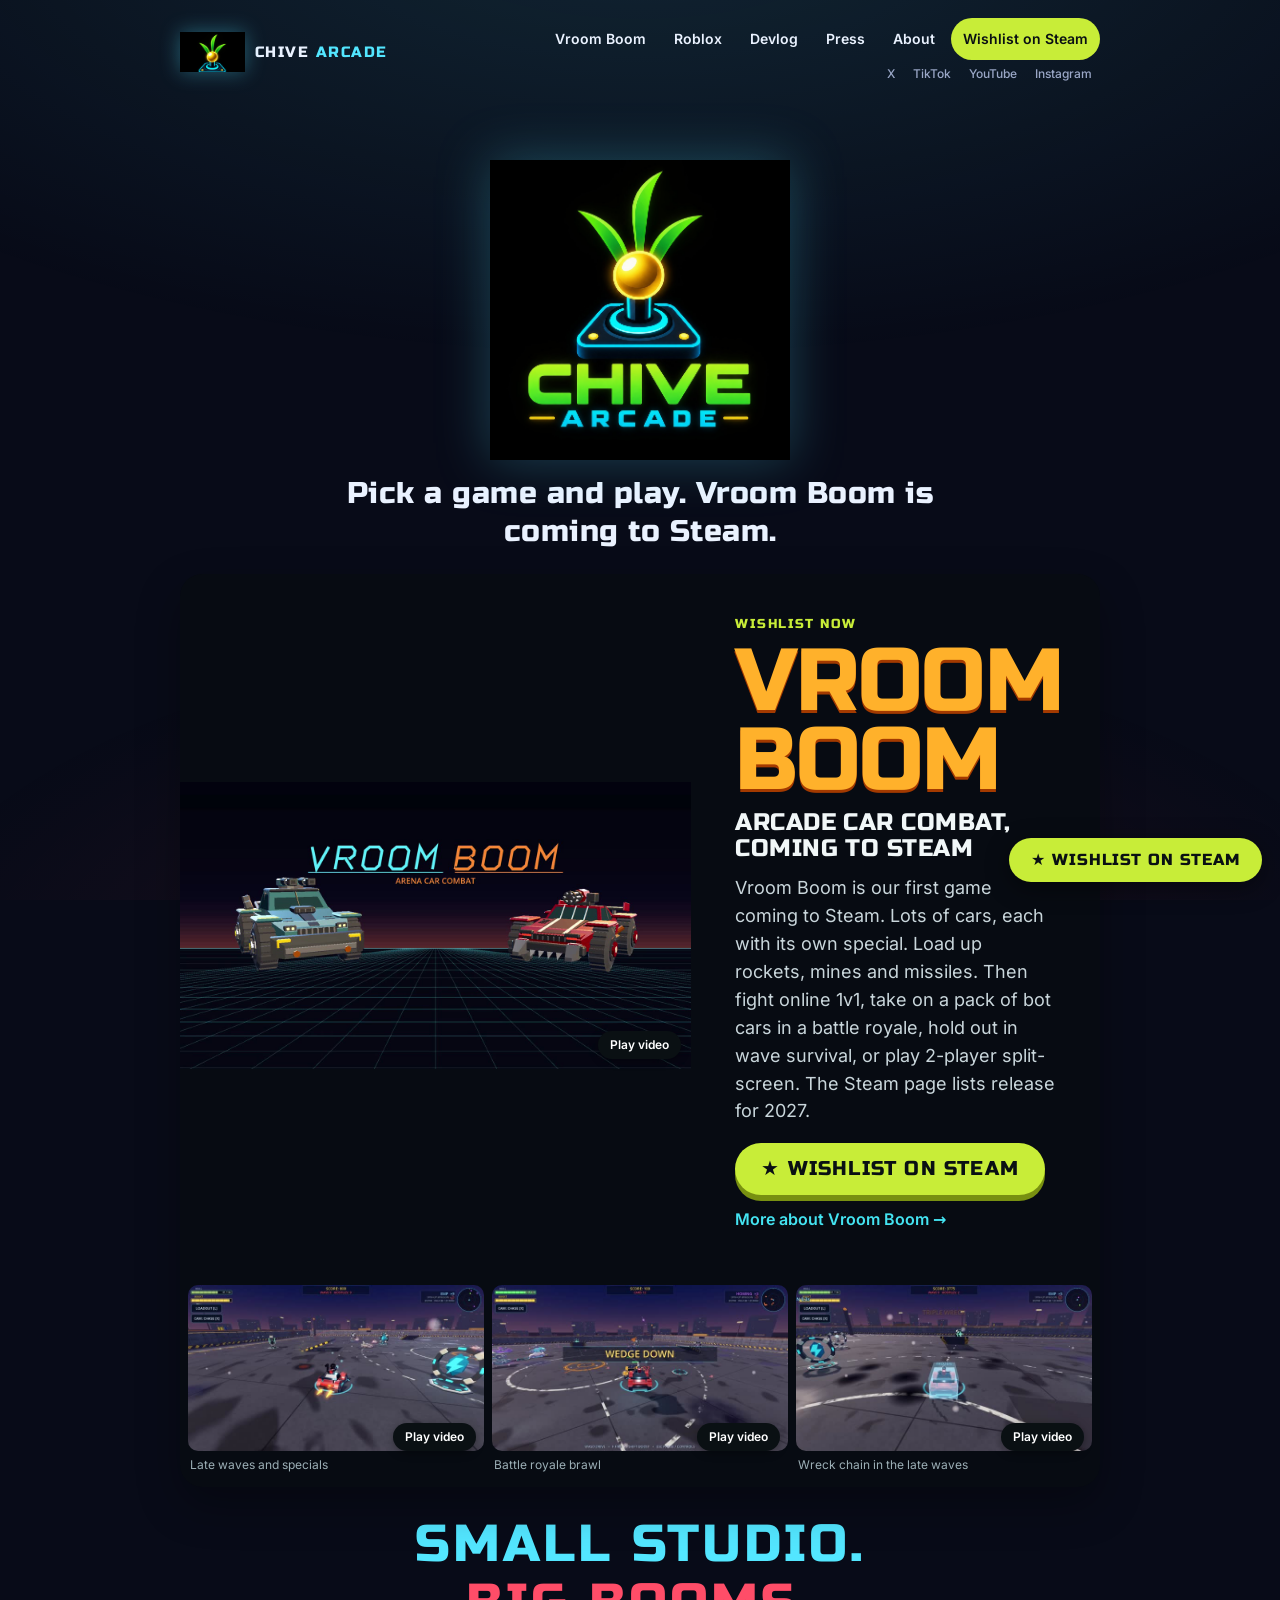
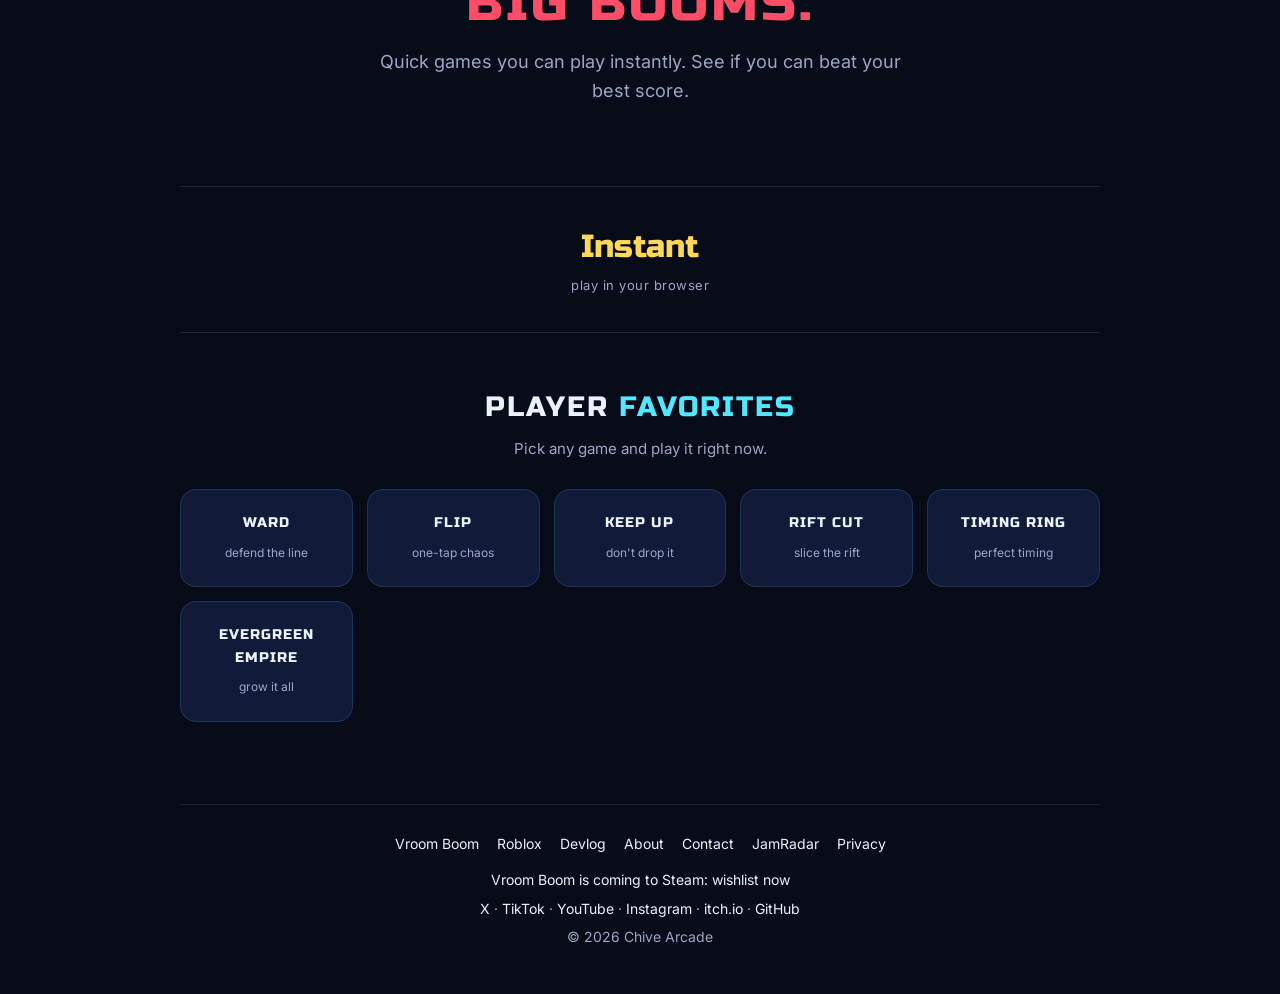
<file: games/index.html>
<!DOCTYPE html>
<html lang="en">
<head>
<meta charset="UTF-8">
<script>document.documentElement.classList.add('js');</script>
<meta name="viewport" content="width=device-width, initial-scale=1.0">
<title>Browser Games | Chive Arcade</title>
<meta name="robots" content="noindex, nofollow">
<meta name="description" content="Play Chive Arcade's browser games instantly and try to beat your best score. Vroom Boom is coming to Steam.">
<meta name="theme-color" content="#080B18">
<link rel="icon" href="/favicon.ico" sizes="any">
<link rel="icon" type="image/png" href="/favicon.png">
<link rel="apple-touch-icon" href="/apple-touch-icon.png">
<link rel="stylesheet" href="/assets/site-nav.css">
<link rel="canonical" href="https://chivearcade.com/games/">
<meta property="og:type" content="website">
<meta property="og:site_name" content="Chive Arcade">
<meta property="og:title" content="Browser Games | Chive Arcade">
<meta property="og:description" content="Play Chive Arcade's browser games instantly and try to beat your best score. Vroom Boom is coming to Steam.">
<meta property="og:url" content="https://chivearcade.com/games/">
<meta property="og:image" content="https://chivearcade.com/vroom-boom/key-art.jpg">
<meta property="og:image:width" content="1232">
<meta property="og:image:height" content="706">
<meta property="og:image:alt" content="Vroom Boom arcade car combat key art">
<meta name="twitter:card" content="summary_large_image">
<meta name="twitter:title" content="Browser Games | Chive Arcade">
<meta name="twitter:description" content="Play Chive Arcade's browser games instantly and try to beat your best score. Vroom Boom is coming to Steam.">
<meta name="twitter:image" content="https://chivearcade.com/vroom-boom/key-art.jpg">
<link rel="preload" href="/vroom-boom/trailer-poster.jpg" as="image" fetchpriority="high">
<link rel="preload" href="/assets/fonts/russo-one-latin.woff2" as="font" type="font/woff2" crossorigin>
<link rel="preload" href="/assets/fonts/inter-latin.woff2" as="font" type="font/woff2" crossorigin>
<link rel="stylesheet" href="/assets/fonts.css">
<style>
  :root{
    --bg:#080B18; --panel:#111A38; --cyan:#53E6FF; --yellow:#FFD85A; --pink:#FF4D68;
    --text:#EAF2FF; --muted:#9AA7C7;
  }
  *{margin:0;padding:0;box-sizing:border-box}
  body{
    background:var(--bg); color:var(--text);
    font-family:'Inter',system-ui,-apple-system,sans-serif;
    line-height:1.6; overflow-x:hidden;
  }
  body::before{
    content:""; position:fixed; inset:0; pointer-events:none; z-index:0;
    background:
      radial-gradient(ellipse 80% 50% at 50% -10%, rgba(83,230,255,.12), transparent),
      radial-gradient(ellipse 60% 40% at 50% 110%, rgba(255,77,104,.10), transparent);
  }
  .wrap{max-width:960px; margin:0 auto; padding:0 20px; position:relative; z-index:1}

  header{padding:22px 0; display:flex; align-items:center; justify-content:space-between}
  .brand{display:flex; align-items:center; gap:12px; text-decoration:none; color:var(--text)}
  .brand img{height:40px; width:auto; filter:drop-shadow(0 0 10px rgba(83,230,255,.35))}
  .brand span{font-family:'Russo One',sans-serif; font-weight:400; letter-spacing:2px; font-size:15px}
  .brand span em{font-style:normal; color:var(--cyan)}
  .nav-cta{
    font-family:'Russo One',sans-serif; font-weight:400; font-size:12px; letter-spacing:1px;
    color:var(--bg); background:var(--yellow); padding:10px 18px; border-radius:999px;
    text-decoration:none; font-weight:800;
  }

  .hero{text-align:center; padding:56px 0 40px}
  .hero img.logo{
    width:min(300px,68vw); height:auto; margin-bottom:8px;
    filter:drop-shadow(0 0 26px rgba(83,230,255,.25));
  }
  h1,.h1{
    font-family:'Russo One',sans-serif; font-weight:400; font-size:clamp(30px,6vw,52px);
    letter-spacing:3px; line-height:1.15; margin-bottom:14px;
  }
  h1 .c1,.h1 .c1{color:var(--cyan)} h1 .c2,.h1 .c2{color:var(--pink)}
  .lead{font-family:'Russo One',sans-serif;font-weight:400;font-size:clamp(20px,3.4vw,30px);line-height:1.25;letter-spacing:.5px;margin:0 auto 14px;max-width:640px;overflow-wrap:break-word}
  .hub-cta{display:inline-block;margin-top:14px;font-size:1.1em}
  .tagline{color:var(--muted); font-size:clamp(15px,2.6vw,18px); max-width:560px; margin:0 auto 30px}
  .tagline strong{color:var(--yellow); font-weight:600}
  .ctas{display:flex; gap:14px; justify-content:center; flex-wrap:wrap}
  .btn{
    font-family:'Russo One',sans-serif; font-weight:400; letter-spacing:1px; font-size:14px;
    padding:15px 30px; border-radius:999px; text-decoration:none; display:inline-block;
    transition:transform .15s ease;
  }
  .btn:hover{transform:translateY(-2px)}
  .btn-primary{background:var(--cyan); color:#06121A; box-shadow:0 6px 26px rgba(83,230,255,.35)}
  .btn-ghost{border:2px solid var(--pink); color:var(--pink)}

  .stats{
    display:flex; justify-content:center; gap:clamp(18px,5vw,54px);
    padding:34px 0; border-top:1px solid rgba(83,230,255,.15); border-bottom:1px solid rgba(83,230,255,.15);
    margin:10px 0 0; flex-wrap:wrap;
  }
  .stat{text-align:center}
  .stat b{font-family:'Russo One',sans-serif; font-weight:400; font-size:clamp(22px,4vw,32px); color:var(--yellow); display:block}
  .stat small{color:var(--muted); font-size:13px; letter-spacing:.5px}

  section{padding:52px 0}
  h2{
    font-family:'Russo One',sans-serif; font-weight:400; letter-spacing:2px;
    font-size:clamp(20px,4vw,28px); text-align:center; margin-bottom:8px;
  }
  h2 .c{color:var(--cyan)}
  .sub{text-align:center; color:var(--muted); margin-bottom:28px; font-size:15px}

  .games{display:grid; grid-template-columns:repeat(auto-fit,minmax(150px,1fr)); gap:14px}
  .game{
    background:var(--panel); border:1px solid rgba(83,230,255,.14); border-radius:16px;
    padding:22px 14px; text-align:center; text-decoration:none; color:var(--text);
    transition:transform .15s ease, border-color .15s ease;
  }
  .game:hover{transform:translateY(-3px); border-color:var(--cyan)}
  .game .dot{width:14px; height:14px; border-radius:50%; margin:0 auto 12px; background:var(--cyan); box-shadow:0 0 12px var(--cyan)}
  .game:nth-child(2n) .dot{background:var(--pink); box-shadow:0 0 12px var(--pink)}
  .game:nth-child(3n) .dot{background:var(--yellow); box-shadow:0 0 12px var(--yellow)}
  .game b{font-family:'Russo One',sans-serif; font-weight:400; font-size:14px; letter-spacing:1px; display:block; margin-bottom:4px}
  .game small{color:var(--muted); font-size:12px}
  .more{text-align:center; margin-top:22px}
  .more a{color:var(--cyan); text-decoration:none; font-weight:600; font-size:15px}


  footer{text-align:center; color:var(--muted); font-size:13px; padding:24px 0 40px; border-top:1px solid rgba(83,230,255,.12)}
  footer .heart{color:var(--pink)}
</style>
<style>/*VB-HERO*/
.vb-info{padding:24px 0 8px}.vb-info h2{margin-top:26px}.vb-info a{color:var(--cyan)}.vb-list{list-style:none;max-width:640px;margin:0 auto;display:grid;gap:8px;color:var(--muted)}.vb-list b{color:var(--text)}.vb-faq{max-width:640px;margin:0 auto}.vb-faq dt{font-weight:600;margin-top:12px}.vb-faq dd{color:var(--muted)}
.vb-hero{padding:0;position:relative;z-index:1;display:grid;grid-template-columns:minmax(0,1.25fr) minmax(0,1fr);gap:0;background:#070b12;color:#f1f7f8;border-radius:22px;overflow:hidden;margin:0 0 28px;box-shadow:0 18px 44px rgba(0,0,0,.3)}
.vb-media{align-self:center;background:#000;aspect-ratio:16/9;position:relative}.vb-trailer{width:100%;height:100%;object-fit:cover;display:block}
.vb-copy{padding:clamp(20px,4vw,44px);display:flex;flex-direction:column;justify-content:center;gap:12px}
.vb-kicker{margin:0;font:400 13px/1 "Russo One",sans-serif;letter-spacing:.14em;text-transform:uppercase;color:#c8ed38}
.vb-title{margin:0;font:400 clamp(48px,7vw,88px)/.9 "Russo One",sans-serif;text-transform:uppercase;letter-spacing:-.01em;color:#ffb12b;text-shadow:0 3px 0 #a33a00}
.vb-pitch{margin:0;color:#c9d6db;font-size:clamp(15px,1.7vw,18px);line-height:1.55}
.vb-price{margin:0;font-weight:700;color:#fff}
.vb-ctas{display:flex;flex-wrap:wrap;gap:12px 18px;align-items:center;margin-top:6px}
.vb-btn{display:inline-block;background:#c8ed38;color:#0a1013;font:400 20px/1 "Russo One",sans-serif;letter-spacing:.06em;text-transform:uppercase;padding:16px 26px;border-radius:999px;text-decoration:none;box-shadow:0 6px 0 #789011}
@media(max-width:480px){.vb-btn{font-size:17px;padding:14px 20px;letter-spacing:.03em;white-space:nowrap}}
.vb-sub{display:block;font-size:clamp(18px,2.2vw,24px);line-height:1.1;color:#f1f7f8;text-shadow:none;letter-spacing:.02em;margin-top:8px}.vb-links{margin:0;font-size:14px;color:#9cafb6}.vb-links a{color:#44e4f2}.vb-more{color:#44e4f2;font-weight:700;text-decoration:none}
.vb-strip{grid-column:1/-1;display:grid;grid-template-columns:repeat(3,1fr);gap:8px;padding:8px}
.vb-clip{margin:0;position:relative}.vb-clip video{width:100%;aspect-ratio:16/9;object-fit:cover;display:block;border-radius:10px;background:#000}
.vb-clip figcaption{font-size:12px;color:#9cafb6;padding:4px 2px}
@media(max-width:820px){.vb-hero{padding:0;grid-template-columns:1fr}.vb-strip{grid-template-columns:1fr 1fr 1fr}}
@media(max-width:520px){.vb-strip{grid-template-columns:1fr}.vb-btn{width:100%;text-align:center}}
.hero .vb-hero,.hero .vb-hero h2{text-align:left;}.hero .vb-hero{margin:24px 0 28px}
.vb-media-ctrl{position:relative}
.vb-video-toggle{position:absolute;right:10px;bottom:10px;z-index:2;appearance:none;border:0;border-radius:999px;padding:8px 12px;font:600 12px/1 Inter,system-ui,sans-serif;background:#0a1013;color:#ffffff;cursor:pointer;box-shadow:0 2px 8px rgba(0,0,0,.35)}
.vb-video-toggle:hover,.vb-video-toggle:focus-visible{outline:2px solid #c8ed38;outline-offset:2px;background:rgba(10,16,19,.95)}
.vb-clip.vb-media-ctrl .vb-video-toggle{right:8px;bottom:28px}
</style>
</head>
<body>
<div class="wrap">

  <a class="skip" href="#main">Skip to content</a>
  <header class="site-head">
    <a class="brand" href="/"><img src="/mark-80.png" width="65" height="40" alt=""><span>CHIVE <em>ARCADE</em></span></a>
    <button class="nav-toggle" type="button" aria-expanded="false" aria-controls="site-nav">Menu</button>
    <nav class="site-nav" id="site-nav" aria-label="Main"><ul><li><a href="/#vroom-boom">Vroom Boom</a></li><!-- <li><a href="/games/">Browser Games</a></li> --><li><a href="/roblox/">Roblox</a></li><li><a href="/#devlog">Devlog</a></li><li><a href="/vroom-boom/press/">Press</a></li><li><a href="/about/">About</a></li><li><a class="nav-steam" href="https://store.steampowered.com/app/5446380/?utm_source=chivearcade&amp;utm_medium=site&amp;utm_campaign=vroomboom" target="_blank" rel="noopener">Wishlist on Steam</a></li></ul><ul class="site-social" aria-label="Chive Arcade on social media"><li><a href="https://x.com/ChiveArcade" target="_blank" rel="noopener">X</a></li><li><a href="https://www.tiktok.com/@chive.arcade" target="_blank" rel="noopener">TikTok</a></li><li><a href="https://www.youtube.com/@ChiveArcade" target="_blank" rel="noopener">YouTube</a></li><li><a href="https://www.instagram.com/chivearcade" target="_blank" rel="noopener">Instagram</a></li></ul></nav>
  </header>
<main id="main">
  <div class="hero">
    <img class="logo" src="/logo.png" alt="Chive Arcade" width="300" height="300" fetchpriority="high" decoding="async">
    <h1 class="lead">Pick a game and play. Vroom Boom is coming to Steam.</h1>
<!--VB-HERO--><section class="vb-hero" id="vroom-boom" aria-labelledby="vb-title">
  <div class="vb-media"><video class="vb-trailer" data-src="/vroom-boom/trailer-mobile.mp4" data-src-hd="/vroom-boom/trailer-hd.mp4" poster="/vroom-boom/trailer-poster.jpg" muted loop playsinline preload="none" aria-label="Vroom Boom trailer"></video></div>
  <div class="vb-copy">
    <p class="vb-kicker">Wishlist now</p>
    <h2 id="vb-title" class="vb-title">Vroom Boom<span class="vb-sub">Arcade car combat, coming to Steam</span></h2>
    <p class="vb-pitch">Vroom Boom is our first game coming to Steam. Lots of cars, each with its own special. Load up rockets, mines and missiles. Then fight online 1v1, take on a pack of bot cars in a battle royale, hold out in wave survival, or play 2-player split-screen. The Steam page lists release for 2027.</p>
    <div class="vb-ctas"><a class="vb-btn" href="https://store.steampowered.com/app/5446380/?utm_source=chivearcade&amp;utm_medium=site&amp;utm_campaign=vroomboom&amp;utm_content=games" target="_blank" rel="noopener">&#9733; Wishlist on Steam</a><a class="vb-more" href="/#vroom-boom">More about Vroom Boom &rarr;</a></div>
  </div>
  <div class="vb-strip"><figure class="vb-clip"><video data-lazy data-src="/vroom-boom/late_wave_specials.mp4" poster="/vroom-boom/late_wave_specials.jpg" muted loop playsinline preload="none" aria-label="Late waves and specials"></video><figcaption>Late waves and specials</figcaption></figure><figure class="vb-clip"><video data-lazy data-src="/vroom-boom/royale_brawl.mp4" poster="/vroom-boom/royale_brawl.jpg" muted loop playsinline preload="none" aria-label="Battle royale brawl"></video><figcaption>Battle royale brawl</figcaption></figure><figure class="vb-clip"><video data-lazy data-src="/vroom-boom/late_wave_wreck_chain.mp4" poster="/vroom-boom/late_wave_wreck_chain.jpg" muted loop playsinline preload="none" aria-label="Wreck chain in the late waves"></video><figcaption>Wreck chain in the late waves</figcaption></figure></div>
</section><!--/VB-HERO-->
    <p class="h1"><span class="c1">SMALL STUDIO.</span><br><span class="c2">BIG BOOMS.</span></p>
    <p class="tagline">Quick games you can play instantly. See if you can beat your best score.</p>
  </div>

  <div class="stats">
    <div class="stat"><b>Instant</b><small>play in your browser</small></div>
  </div>

  <section id="games">
    <h2>PLAYER <span class="c">FAVORITES</span></h2>
    <p class="sub">Pick any game and play it right now.</p>
    <div class="games">
      <a class="game" href="https://chive-arcade.itch.io/ward-chive"><span class="dot"></span><b>WARD</b><small>defend the line</small></a>
      <a class="game" href="https://chive-arcade.itch.io/flip"><span class="dot"></span><b>FLIP</b><small>one-tap chaos</small></a>
      <a class="game" href="https://chive-arcade.itch.io/keep-up"><span class="dot"></span><b>KEEP UP</b><small>don't drop it</small></a>
      <a class="game" href="https://chive-arcade.itch.io/rift-cut"><span class="dot"></span><b>RIFT CUT</b><small>slice the rift</small></a>
      <a class="game" href="https://chive-arcade.itch.io/timing-ring"><span class="dot"></span><b>TIMING RING</b><small>perfect timing</small></a>
      <a class="game" href="https://chive-arcade.itch.io/evergreen-empire"><span class="dot"></span><b>EVERGREEN EMPIRE</b><small>grow it all</small></a>
    </div>
  </section>

</main>
  <footer class="site-foot">
    <nav aria-label="Footer"><ul><li><a href="/#vroom-boom">Vroom Boom</a></li><!-- <li><a href="/games/">Browser Games</a></li> --><li><a href="/roblox/">Roblox</a></li><li><a href="/#devlog">Devlog</a></li><li><a href="/about/">About</a></li><li><a href="mailto:chivearcade@gmail.com">Contact</a></li><li><a href="https://jamradar.chivearcade.com/">JamRadar</a></li><li><a href="/privacy.html">Privacy</a></li></ul></nav>
    <p><a href="https://store.steampowered.com/app/5446380/?utm_source=chivearcade&amp;utm_medium=site&amp;utm_campaign=vroomboom" target="_blank" rel="noopener">Vroom Boom is coming to Steam: wishlist now</a></p>
    <p><a href="https://x.com/ChiveArcade">X</a> · <a href="https://www.tiktok.com/@chive.arcade">TikTok</a> · <a href="https://www.youtube.com/@ChiveArcade">YouTube</a> · <a href="https://www.instagram.com/chivearcade">Instagram</a> · <a href="https://chive-arcade.itch.io">itch.io</a> · <a href="https://github.com/chive55">GitHub</a></p>
    <p>© <span id="foot-year">2026</span> Chive Arcade</p>
  </footer>

</div>
<a class="sticky-wish" href="https://store.steampowered.com/app/5446380/?utm_source=chivearcade&amp;utm_medium=site&amp;utm_campaign=vroomboom" target="_blank" rel="noopener">&#9733; Wishlist on Steam</a>
<script src="/assets/video-player.js" defer></script>
<script src="/assets/site-nav.js" defer></script>
</body>
</html>
</file>
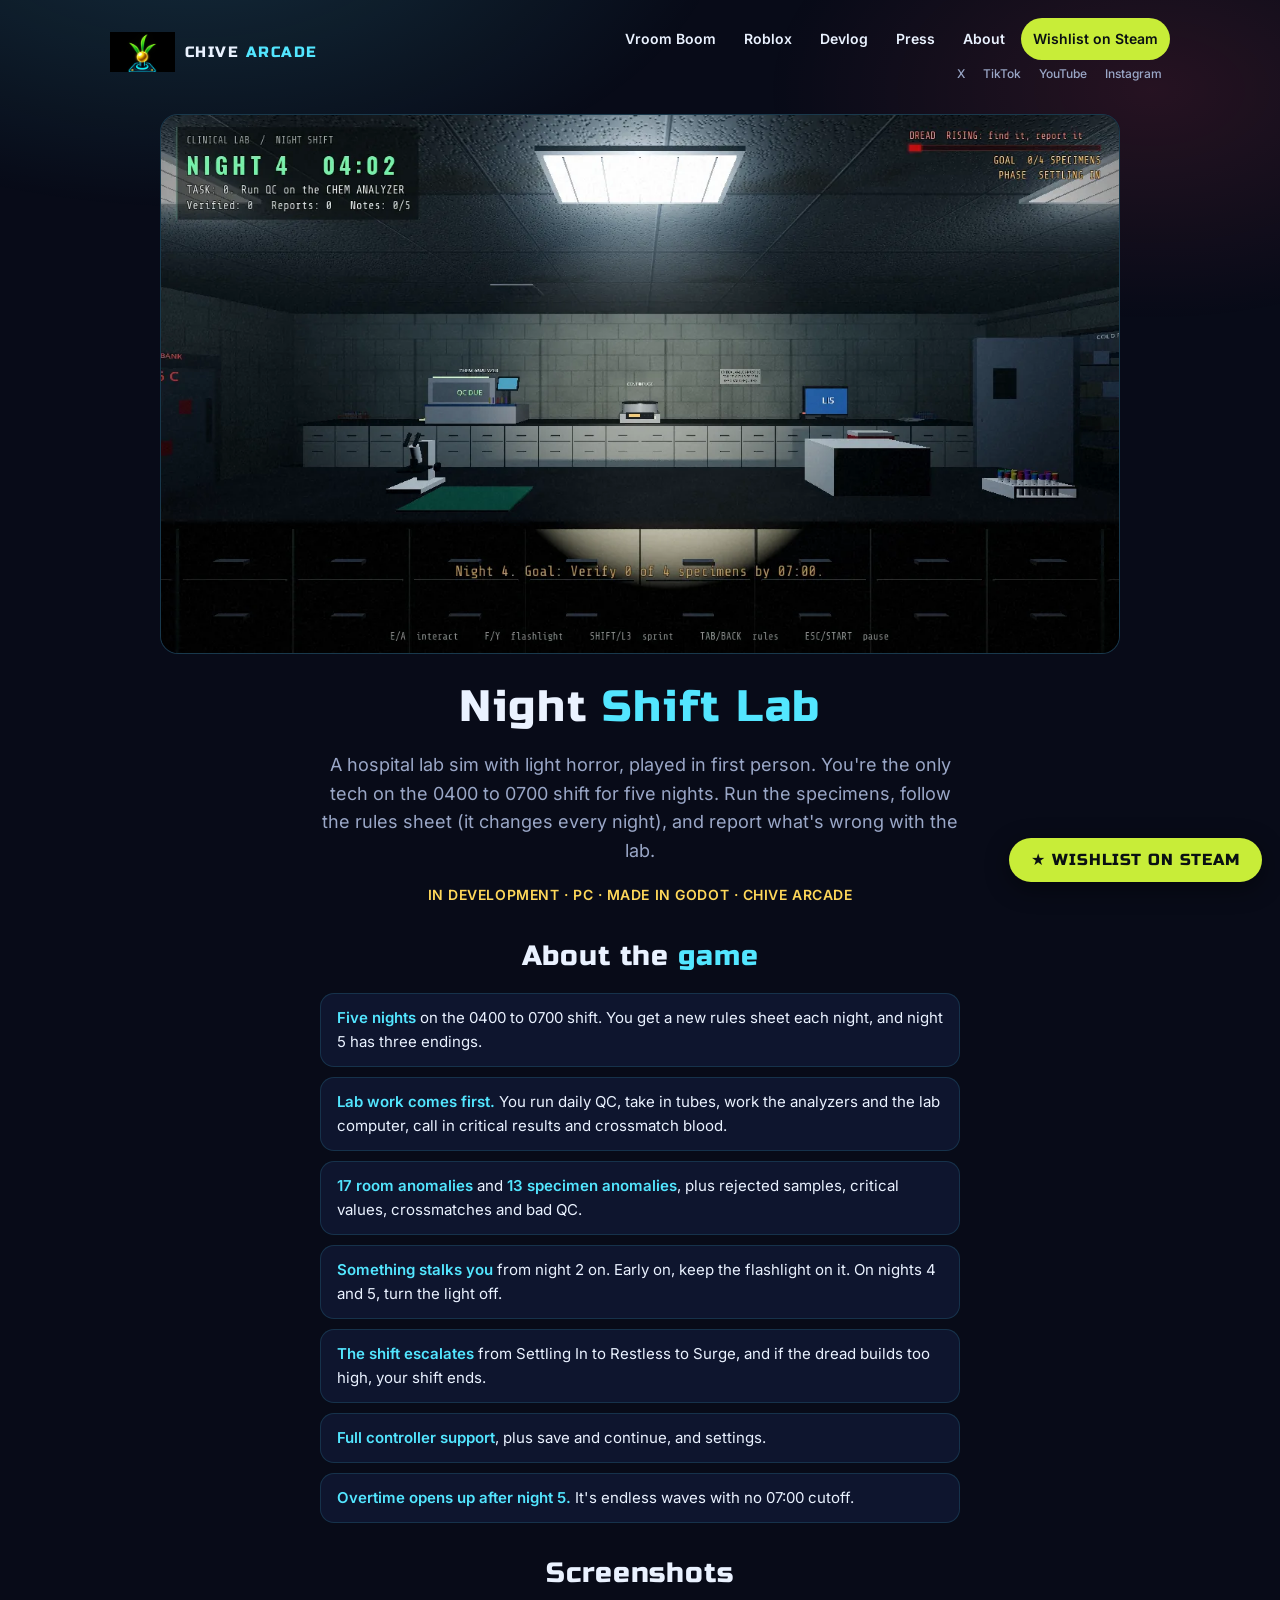
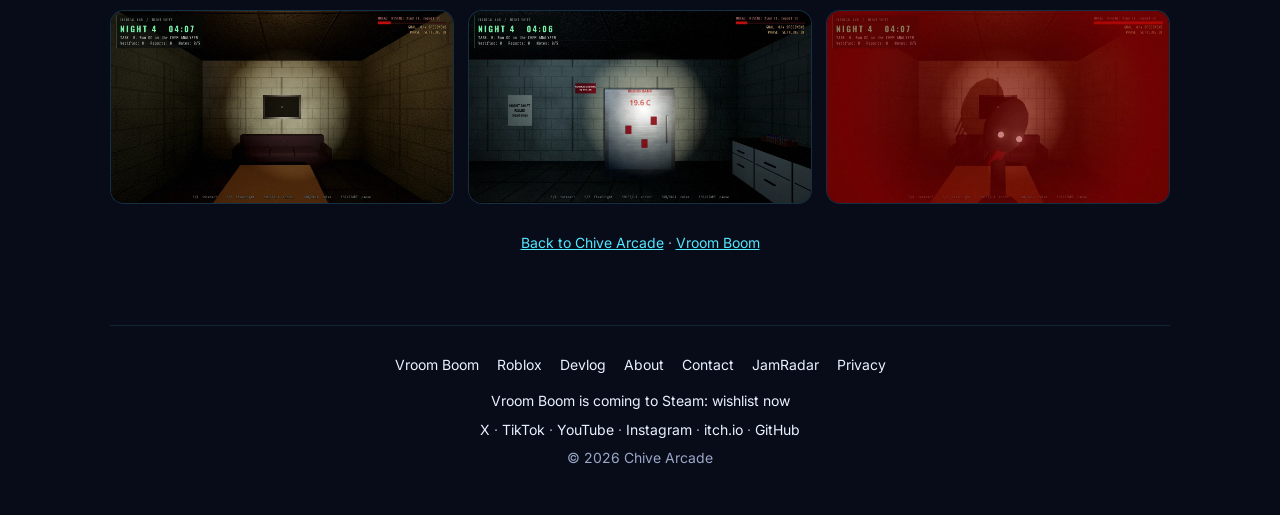
<file: night-shift-lab/index.html>
<!DOCTYPE html>
<html lang="en">
<head>
<meta charset="UTF-8">
<script>document.documentElement.classList.add('js');</script>
<meta name="viewport" content="width=device-width, initial-scale=1.0">
<title>Night Shift Lab: Hospital Lab Horror | Chive Arcade</title>
<meta name="description" content="A hospital lab sim with light horror. Work five nights on the bench while the rules change, anomalies pile up and something stalks you.">
<meta name="robots" content="noindex, nofollow">
<meta name="theme-color" content="#080B18">
<link rel="icon" href="/favicon.ico" sizes="any">
<link rel="icon" type="image/png" href="/favicon.png">
<link rel="apple-touch-icon" href="/apple-touch-icon.png">
<link rel="stylesheet" href="/assets/site-nav.css">
<link rel="canonical" href="https://chivearcade.com/night-shift-lab/">
<meta property="og:type" content="website">
<meta property="og:site_name" content="Chive Arcade">
<meta property="og:title" content="Night Shift Lab: Hospital Lab Horror | Chive Arcade">
<meta property="og:description" content="A hospital lab sim with light horror. Work five nights on the bench while the rules change, anomalies pile up and something stalks you.">
<meta property="og:url" content="https://chivearcade.com/night-shift-lab/">
<meta property="og:image" content="https://chivearcade.com/night-shift-lab/shot-lab.webp">
<meta name="twitter:card" content="summary_large_image">
<meta name="twitter:title" content="Night Shift Lab: Hospital Lab Horror | Chive Arcade">
<meta name="twitter:description" content="A hospital lab sim with light horror. Work five nights on the bench while the rules change, anomalies pile up and something stalks you.">
<meta name="twitter:image" content="https://chivearcade.com/night-shift-lab/shot-lab.webp">
<link rel="preload" href="/night-shift-lab/shot-lab.webp" as="image" fetchpriority="high">
<link rel="preload" href="/assets/fonts/russo-one-latin.woff2" as="font" type="font/woff2" crossorigin>
<link rel="preload" href="/assets/fonts/inter-latin.woff2" as="font" type="font/woff2" crossorigin>
<link rel="stylesheet" href="/assets/fonts.css">
<style>
  :root{
    --bg:#080B18; --panel:#111A38; --cyan:#53E6FF; --yellow:#FFD85A; --pink:#FF4D68;
    --text:#EAF2FF; --muted:#9AA7C7;
  }
  *{margin:0;padding:0;box-sizing:border-box}
  body{
    background:var(--bg); color:var(--text);
    font-family:'Inter',system-ui,-apple-system,sans-serif;
    line-height:1.6; overflow-x:hidden;
  }
  body::before{
    content:""; position:fixed; inset:0; pointer-events:none; z-index:0;
    background:
      radial-gradient(900px 500px at 15% -10%, rgba(83,230,255,.16), transparent 60%),
      radial-gradient(700px 420px at 90% 10%, rgba(255,77,104,.12), transparent 55%);
  }
  .wrap{max-width:1100px; margin:0 auto; padding:0 20px; position:relative; z-index:1}
  .site-head{min-height:76px; align-items:center}
  .c{color:var(--cyan)}
  .nsl-page{padding:10px 0 40px}
  .nsl-hero{
    display:block; width:100%; max-width:960px; margin:0 auto 18px;
    border-radius:18px; border:1px solid rgba(83,230,255,.18);
    overflow:hidden; background:#0c1224;
  }
  .nsl-hero img{display:block; width:100%; height:auto}
  .nsl-shots{
    display:grid; grid-template-columns:repeat(3,minmax(0,1fr));
    gap:14px; margin:0 0 28px;
  }
  .nsl-shot{
    display:block; width:100%; border-radius:14px;
    border:1px solid rgba(83,230,255,.14); overflow:hidden; background:#0c1224;
  }
  .nsl-shot img{display:block; width:100%; height:auto}
  @media (max-width:700px){
    .nsl-shots{grid-template-columns:1fr}
  }
  .nsl-page h1{
    font-family:'Russo One',sans-serif; font-weight:400;
    font-size:clamp(28px,5vw,44px); letter-spacing:.04em; text-align:center; margin:0 0 8px;
  }
  .nsl-page .lead{
    text-align:center; color:var(--muted); max-width:640px; margin:0 auto 18px;
    font-size:clamp(15px,1.8vw,18px);
  }
  .nsl-page .status{
    text-align:center; color:var(--yellow); font-weight:700; font-size:14px;
    letter-spacing:.04em; text-transform:uppercase; margin:0 0 28px;
  }
  .nsl-section{margin:28px 0}
  .nsl-section h2{
    font-family:'Russo One',sans-serif; font-weight:400;
    font-size:clamp(20px,3vw,28px); letter-spacing:.03em; text-align:center; margin:0 0 14px;
  }
  .nsl-list{
    list-style:none; max-width:640px; margin:0 auto; padding:0;
    display:grid; gap:10px;
  }
  .nsl-list li{
    background:rgba(17,26,56,.72); border:1px solid rgba(83,230,255,.14);
    border-radius:14px; padding:12px 16px; color:var(--text); font-size:15px;
  }
  .nsl-list strong,.nsl-list b{color:var(--cyan); font-weight:700}
  .more{text-align:center; margin-top:28px; color:var(--muted); font-size:14px}
  .more a{color:var(--cyan)}
</style>
<script type="application/ld+json">
{"@context":"https://schema.org","@type":"VideoGame","name":"Night Shift Lab","url":"https://chivearcade.com/night-shift-lab/","description":"A hospital lab sim with light horror from Chive Arcade. Work five nights on the bench while the rules change, the anomalies pile up and something stalks you. Made in Godot and in development.","genre":["Horror","Simulation","First-Person"],"gamePlatform":"PC","author":{"@type":"Organization","name":"Chive Arcade","url":"https://chivearcade.com/"}}
</script>
</head>
<body>
<div class="wrap">
  <a class="skip" href="#main">Skip to content</a>
  <header class="site-head">
    <a class="brand" href="/"><img src="/mark-80.png" width="65" height="40" alt=""><span>CHIVE <em>ARCADE</em></span></a>
    <button class="nav-toggle" type="button" aria-expanded="false" aria-controls="site-nav">Menu</button>
    <nav class="site-nav" id="site-nav" aria-label="Main"><ul><li><a href="/#vroom-boom">Vroom Boom</a></li><!-- <li><a href="/games/">Browser Games</a></li> --><li><a href="/roblox/">Roblox</a></li><li><a href="/#devlog">Devlog</a></li><li><a href="/vroom-boom/press/">Press</a></li><li><a href="/about/">About</a></li><li><a class="nav-steam" href="https://store.steampowered.com/app/5446380/?utm_source=chivearcade&amp;utm_medium=site&amp;utm_campaign=vroomboom&amp;utm_content=nightshiftlab-page" target="_blank" rel="noopener">Wishlist on Steam</a></li></ul><ul class="site-social" aria-label="Chive Arcade on social media"><li><a href="https://x.com/ChiveArcade" target="_blank" rel="noopener">X</a></li><li><a href="https://www.tiktok.com/@chive.arcade" target="_blank" rel="noopener">TikTok</a></li><li><a href="https://www.youtube.com/@ChiveArcade" target="_blank" rel="noopener">YouTube</a></li><li><a href="https://www.instagram.com/chivearcade" target="_blank" rel="noopener">Instagram</a></li></ul></nav>
  </header>

<main id="main" class="nsl-page">
  <!-- DRAFT COPY, pending CMO and Copy Humanizer review -->
  <div class="nsl-hero">
    <img src="/night-shift-lab/shot-lab.webp" width="1280" height="720" alt="Night Shift Lab hospital lab bench under cold fluorescent light" fetchpriority="high" decoding="async">
  </div>
  <h1>Night <span class="c">Shift Lab</span></h1>
  <p class="lead">A hospital lab sim with light horror, played in first person. You're the only tech on the 0400 to 0700 shift for five nights. Run the specimens, follow the rules sheet (it changes every night), and report what's wrong with the lab.</p>
  <p class="status">In development · PC · Made in Godot · Chive Arcade</p>

  <section class="nsl-section" aria-labelledby="nsl-about-title">
    <h2 id="nsl-about-title">About the <span class="c">game</span></h2>
    <ul class="nsl-list">
      <li><strong>Five nights</strong> on the 0400 to 0700 shift. You get a new rules sheet each night, and night 5 has three endings.</li>
      <li><strong>Lab work comes first.</strong> You run daily QC, take in tubes, work the analyzers and the lab computer, call in critical results and crossmatch blood.</li>
      <li><strong>17 room anomalies</strong> and <strong>13 specimen anomalies</strong>, plus rejected samples, critical values, crossmatches and bad QC.</li>
      <li><strong>Something stalks you</strong> from night 2 on. Early on, keep the flashlight on it. On nights 4 and 5, turn the light off.</li>
      <li><strong>The shift escalates</strong> from Settling In to Restless to Surge, and if the dread builds too high, your shift ends.</li>
      <li><strong>Full controller support</strong>, plus save and continue, and settings.</li>
      <li><strong>Overtime opens up after night 5.</strong> It's endless waves with no 07:00 cutoff.</li>
    </ul>
  </section>

  <section class="nsl-section" aria-labelledby="nsl-shots-title">
    <h2 id="nsl-shots-title">Screenshots</h2>
    <div class="nsl-shots">
      <div class="nsl-shot">
        <img src="/night-shift-lab/shot-hall.webp" width="1280" height="720" alt="Dim hospital hallway in Night Shift Lab" loading="lazy" decoding="async">
      </div>
      <div class="nsl-shot">
        <img src="/night-shift-lab/shot-fridge.webp" width="1280" height="720" alt="Blood bank fridge with glass door in the lab" loading="lazy" decoding="async">
      </div>
      <div class="nsl-shot">
        <img src="/night-shift-lab/shot-scare.webp" width="1280" height="720" alt="A scare moment in the Night Shift Lab corridors" loading="lazy" decoding="async">
      </div>
    </div>
  </section>

  <p class="more"><a href="/">Back to Chive Arcade</a> · <a href="/#vroom-boom">Vroom Boom</a></p>
</main>

  <footer class="site-foot">
    <nav aria-label="Footer"><ul><li><a href="/#vroom-boom">Vroom Boom</a></li><!-- <li><a href="/games/">Browser Games</a></li> --><li><a href="/roblox/">Roblox</a></li><li><a href="/#devlog">Devlog</a></li><li><a href="/about/">About</a></li><li><a href="mailto:chivearcade@gmail.com">Contact</a></li><li><a href="https://jamradar.chivearcade.com/">JamRadar</a></li><li><a href="/privacy.html">Privacy</a></li></ul></nav>
    <p><a href="https://store.steampowered.com/app/5446380/?utm_source=chivearcade&amp;utm_medium=site&amp;utm_campaign=vroomboom" target="_blank" rel="noopener">Vroom Boom is coming to Steam: wishlist now</a></p>
    <p><a href="https://x.com/ChiveArcade">X</a> · <a href="https://www.tiktok.com/@chive.arcade">TikTok</a> · <a href="https://www.youtube.com/@ChiveArcade">YouTube</a> · <a href="https://www.instagram.com/chivearcade">Instagram</a> · <a href="https://chive-arcade.itch.io">itch.io</a> · <a href="https://github.com/chive55">GitHub</a></p>
    <p>© <span id="foot-year">2026</span> Chive Arcade</p>
  </footer>
</div>
<a class="sticky-wish" href="https://store.steampowered.com/app/5446380/?utm_source=chivearcade&amp;utm_medium=site&amp;utm_campaign=vroomboom&amp;utm_content=nightshiftlab-page" target="_blank" rel="noopener">&#9733; Wishlist on Steam</a>
<script src="/assets/site-nav.js" defer></script>
</body>
</html>
</file>
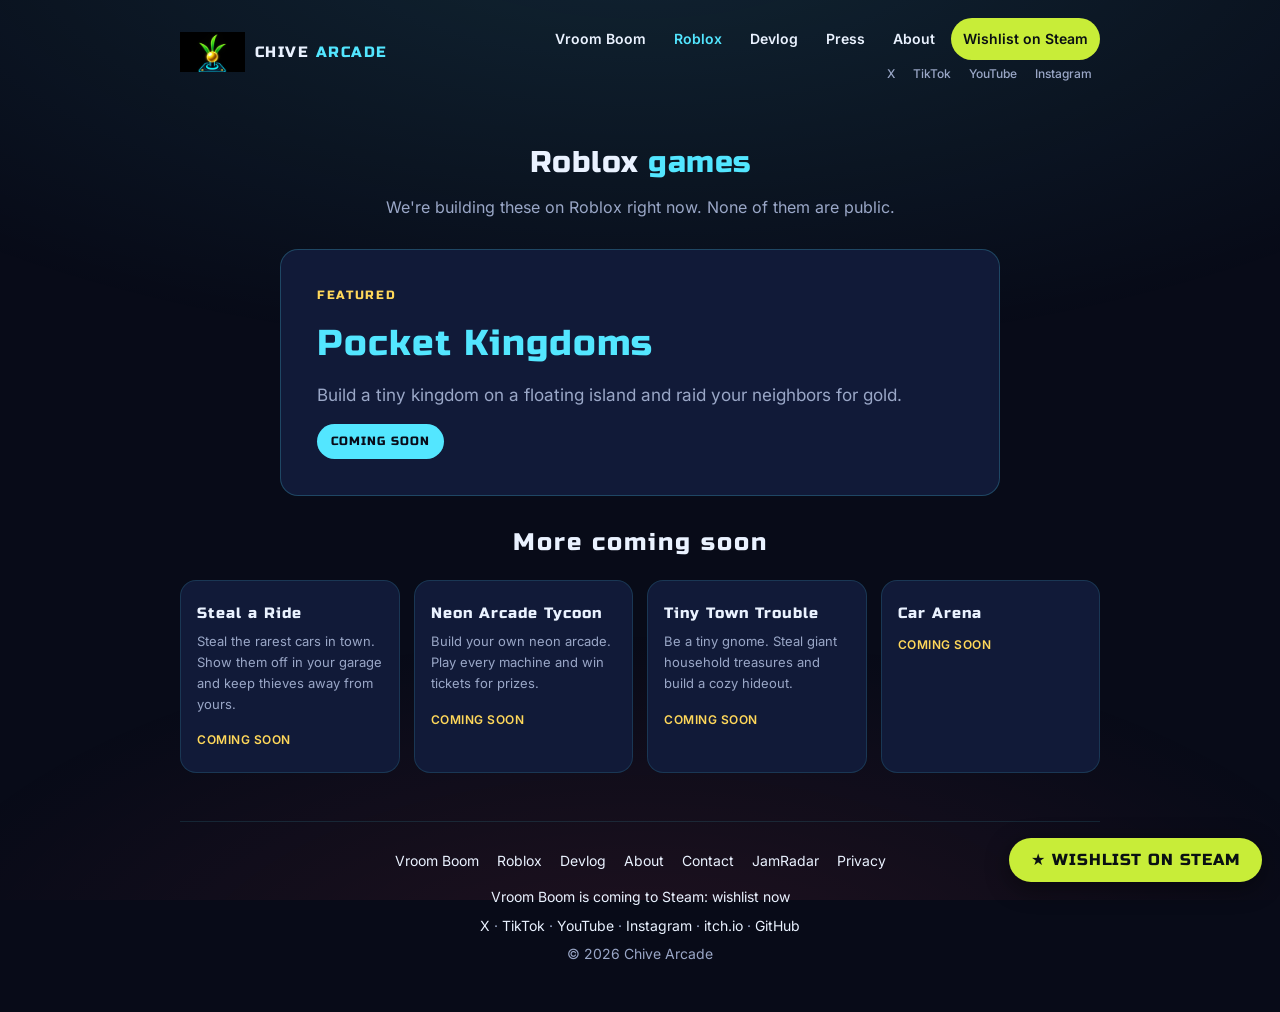
<file: roblox/index.html>
<!DOCTYPE html>
<html lang="en">
<head>
<meta charset="UTF-8">
<script>document.documentElement.classList.add('js');</script>
<meta name="viewport" content="width=device-width, initial-scale=1.0">
<title>Roblox Games | Chive Arcade</title>
<meta name="description" content="Roblox games from Chive Arcade. Pocket Kingdoms is coming soon.">
<meta name="theme-color" content="#080B18">
<link rel="icon" href="/favicon.ico" sizes="any">
<link rel="icon" type="image/png" href="/favicon.png">
<link rel="apple-touch-icon" href="/apple-touch-icon.png">
<link rel="stylesheet" href="/assets/site-nav.css">
<link rel="canonical" href="https://chivearcade.com/roblox/">
<meta property="og:type" content="website">
<meta property="og:site_name" content="Chive Arcade">
<meta property="og:title" content="Roblox Games | Chive Arcade">
<meta property="og:description" content="Roblox games from Chive Arcade. Pocket Kingdoms is coming soon.">
<meta property="og:url" content="https://chivearcade.com/roblox/">
<meta property="og:image" content="https://chivearcade.com/vroom-boom/key-art.jpg">
<meta property="og:image:width" content="1232">
<meta property="og:image:height" content="706">
<meta property="og:image:alt" content="Vroom Boom arcade car combat key art">
<meta name="twitter:card" content="summary_large_image">
<meta name="twitter:title" content="Roblox Games | Chive Arcade">
<meta name="twitter:description" content="Roblox games from Chive Arcade. Pocket Kingdoms is coming soon.">
<meta name="twitter:image" content="https://chivearcade.com/vroom-boom/key-art.jpg">
<link rel="preload" href="/assets/fonts/russo-one-latin.woff2" as="font" type="font/woff2" crossorigin>
<link rel="preload" href="/assets/fonts/inter-latin.woff2" as="font" type="font/woff2" crossorigin>
<link rel="stylesheet" href="/assets/fonts.css">
<style>
  :root{
    --bg:#080B18; --panel:#111A38; --cyan:#53E6FF; --yellow:#FFD85A; --pink:#FF4D68;
    --text:#EAF2FF; --muted:#9AA7C7;
  }
  *{margin:0;padding:0;box-sizing:border-box}
  body{
    background:var(--bg); color:var(--text);
    font-family:'Inter',system-ui,-apple-system,sans-serif;
    line-height:1.6; overflow-x:hidden;
  }
  body::before{
    content:""; position:fixed; inset:0; pointer-events:none; z-index:0;
    background:
      radial-gradient(ellipse 80% 50% at 50% -10%, rgba(83,230,255,.12), transparent),
      radial-gradient(ellipse 60% 40% at 50% 110%, rgba(255,77,104,.10), transparent);
  }
  .wrap{max-width:960px; margin:0 auto; padding:0 20px; position:relative; z-index:1}
  .lead{font-family:'Russo One',sans-serif;font-weight:400;font-size:clamp(20px,3.4vw,30px);line-height:1.25;letter-spacing:.5px;margin:0 auto 14px;max-width:640px;overflow-wrap:break-word}
  .intro{max-width:640px;margin:40px auto 28px;text-align:center}
  .intro p{color:var(--muted);margin:0}
  .feature{
    background:var(--panel); border:1px solid rgba(83,230,255,.22); border-radius:18px;
    padding:clamp(22px,4vw,36px); margin:0 auto 28px; max-width:720px;
  }
  .feature .kicker{
    font-family:'Russo One',sans-serif; font-weight:400; font-size:12px; letter-spacing:.14em;
    text-transform:uppercase; color:var(--yellow); margin:0 0 10px;
  }
  .feature h2{
    font-family:'Russo One',sans-serif; font-weight:400; letter-spacing:1px;
    font-size:clamp(24px,4.5vw,36px); margin:0 0 10px; color:var(--cyan);
  }
  .feature p{color:var(--muted); margin:0 0 14px; font-size:clamp(15px,2.2vw,17px)}
  .badge{
    display:inline-block; font-family:'Russo One',sans-serif; font-weight:400; font-size:12px;
    letter-spacing:1px; text-transform:uppercase; color:var(--bg); background:var(--cyan);
    padding:8px 14px; border-radius:999px;
  }
  h2.more{
    font-family:'Russo One',sans-serif; font-weight:400; letter-spacing:2px;
    font-size:clamp(18px,3.5vw,24px); text-align:center; margin:8px 0 18px;
  }
  .games{display:grid; grid-template-columns:repeat(auto-fit,minmax(200px,1fr)); gap:14px; margin-bottom:48px}
  .game{
    background:var(--panel); border:1px solid rgba(83,230,255,.14); border-radius:16px;
    padding:20px 16px; color:var(--text);
  }
  .game b{font-family:'Russo One',sans-serif; font-weight:400; font-size:15px; letter-spacing:1px; display:block; margin-bottom:6px}
  .game p{color:var(--muted); font-size:13px; margin:0 0 12px}
  .game .soon{color:var(--yellow); font-size:12px; letter-spacing:.5px; font-weight:600; text-transform:uppercase}
</style>
<script type="application/ld+json">
{"@context":"https://schema.org","@graph":[{"@type":"CollectionPage","@id":"https://chivearcade.com/roblox/#page","url":"https://chivearcade.com/roblox/","name":"Roblox Games | Chive Arcade","description":"Roblox games from Chive Arcade. Pocket Kingdoms is coming soon.","isPartOf":{"@type":"WebSite","name":"Chive Arcade","url":"https://chivearcade.com/"},"about":{"@type":"Organization","name":"Chive Arcade","url":"https://chivearcade.com/"},"mainEntity":{"@type":"ItemList","itemListElement":[{"@type":"ListItem","position":1,"name":"Pocket Kingdoms"},{"@type":"ListItem","position":2,"name":"Steal a Ride"},{"@type":"ListItem","position":3,"name":"Neon Arcade Tycoon"},{"@type":"ListItem","position":4,"name":"Tiny Town Trouble"},{"@type":"ListItem","position":5,"name":"Car Arena"}]}},{"@type":"BreadcrumbList","itemListElement":[{"@type":"ListItem","position":1,"name":"Home","item":"https://chivearcade.com/"},{"@type":"ListItem","position":2,"name":"Roblox","item":"https://chivearcade.com/roblox/"}]}]}
</script>
</head>
<body>
<div class="wrap">

  <a class="skip" href="#main">Skip to content</a>
  <header class="site-head">
    <a class="brand" href="/"><img src="/mark-80.png" width="65" height="40" alt=""><span>CHIVE <em>ARCADE</em></span></a>
    <button class="nav-toggle" type="button" aria-expanded="false" aria-controls="site-nav">Menu</button>
    <nav class="site-nav" id="site-nav" aria-label="Main"><ul><li><a href="/#vroom-boom">Vroom Boom</a></li><!-- <li><a href="/games/">Browser Games</a></li> --><li><a href="/roblox/" aria-current="page">Roblox</a></li><li><a href="/devlog/">Devlog</a></li><li><a href="/vroom-boom/press/">Press</a></li><li><a href="/about/">About</a></li><li><a class="nav-steam" href="https://store.steampowered.com/app/5446380/?utm_source=chivearcade&amp;utm_medium=site&amp;utm_campaign=vroomboom" target="_blank" rel="noopener">Wishlist on Steam</a></li></ul><ul class="site-social" aria-label="Chive Arcade on social media"><li><a href="https://x.com/ChiveArcade" target="_blank" rel="noopener">X</a></li><li><a href="https://www.tiktok.com/@chive.arcade" target="_blank" rel="noopener">TikTok</a></li><li><a href="https://www.youtube.com/@ChiveArcade" target="_blank" rel="noopener">YouTube</a></li><li><a href="https://www.instagram.com/chivearcade" target="_blank" rel="noopener">Instagram</a></li></ul></nav>
  </header>
<main id="main">
  <div class="intro">
    <h1 class="lead">Roblox <span style="color:var(--cyan)">games</span></h1>
    <p>We're building these on Roblox right now. None of them are public.</p>
  </div>

  <article class="feature" aria-labelledby="pk-title">
    <p class="kicker">Featured</p>
    <h2 id="pk-title">Pocket Kingdoms</h2>
    <p>Build a tiny kingdom on a floating island and raid your neighbors for gold.</p>
    <span class="badge">Coming soon</span>
  </article>

  <h2 class="more">More coming soon</h2>
  <div class="games">
    <div class="game">
      <b>Steal a Ride</b>
      <p>Steal the rarest cars in town. Show them off in your garage and keep thieves away from yours.</p>
      <span class="soon">Coming soon</span>
    </div>
    <div class="game">
      <b>Neon Arcade Tycoon</b>
      <p>Build your own neon arcade. Play every machine and win tickets for prizes.</p>
      <span class="soon">Coming soon</span>
    </div>
    <div class="game">
      <b>Tiny Town Trouble</b>
      <p>Be a tiny gnome. Steal giant household treasures and build a cozy hideout.</p>
      <span class="soon">Coming soon</span>
    </div>
    <div class="game">
      <b>Car Arena</b>
      <span class="soon">Coming soon</span>
    </div>
  </div>
</main>
  <footer class="site-foot">
    <nav aria-label="Footer"><ul><li><a href="/#vroom-boom">Vroom Boom</a></li><!-- <li><a href="/games/">Browser Games</a></li> --><li><a href="/roblox/">Roblox</a></li><li><a href="/devlog/">Devlog</a></li><li><a href="/about/">About</a></li><li><a href="mailto:mail@chivearcade.com">Contact</a></li><li><a href="https://jamradar.chivearcade.com/">JamRadar</a></li><li><a href="/privacy.html">Privacy</a></li></ul></nav>
    <p><a href="https://store.steampowered.com/app/5446380/?utm_source=chivearcade&amp;utm_medium=site&amp;utm_campaign=vroomboom" target="_blank" rel="noopener">Vroom Boom is coming to Steam: wishlist now</a></p>
    <p><a href="https://x.com/ChiveArcade">X</a> · <a href="https://www.tiktok.com/@chive.arcade">TikTok</a> · <a href="https://www.youtube.com/@ChiveArcade">YouTube</a> · <a href="https://www.instagram.com/chivearcade">Instagram</a> · <a href="https://chive-arcade.itch.io">itch.io</a> · <a href="https://github.com/chive55">GitHub</a></p>
    <p>© <span id="foot-year">2026</span> Chive Arcade</p>
  </footer>

</div>
<a class="sticky-wish" href="https://store.steampowered.com/app/5446380/?utm_source=chivearcade&amp;utm_medium=site&amp;utm_campaign=vroomboom" target="_blank" rel="noopener">&#9733; Wishlist on Steam</a>
<script src="/assets/site-nav.js" defer></script>
</body>
</html>
</file>
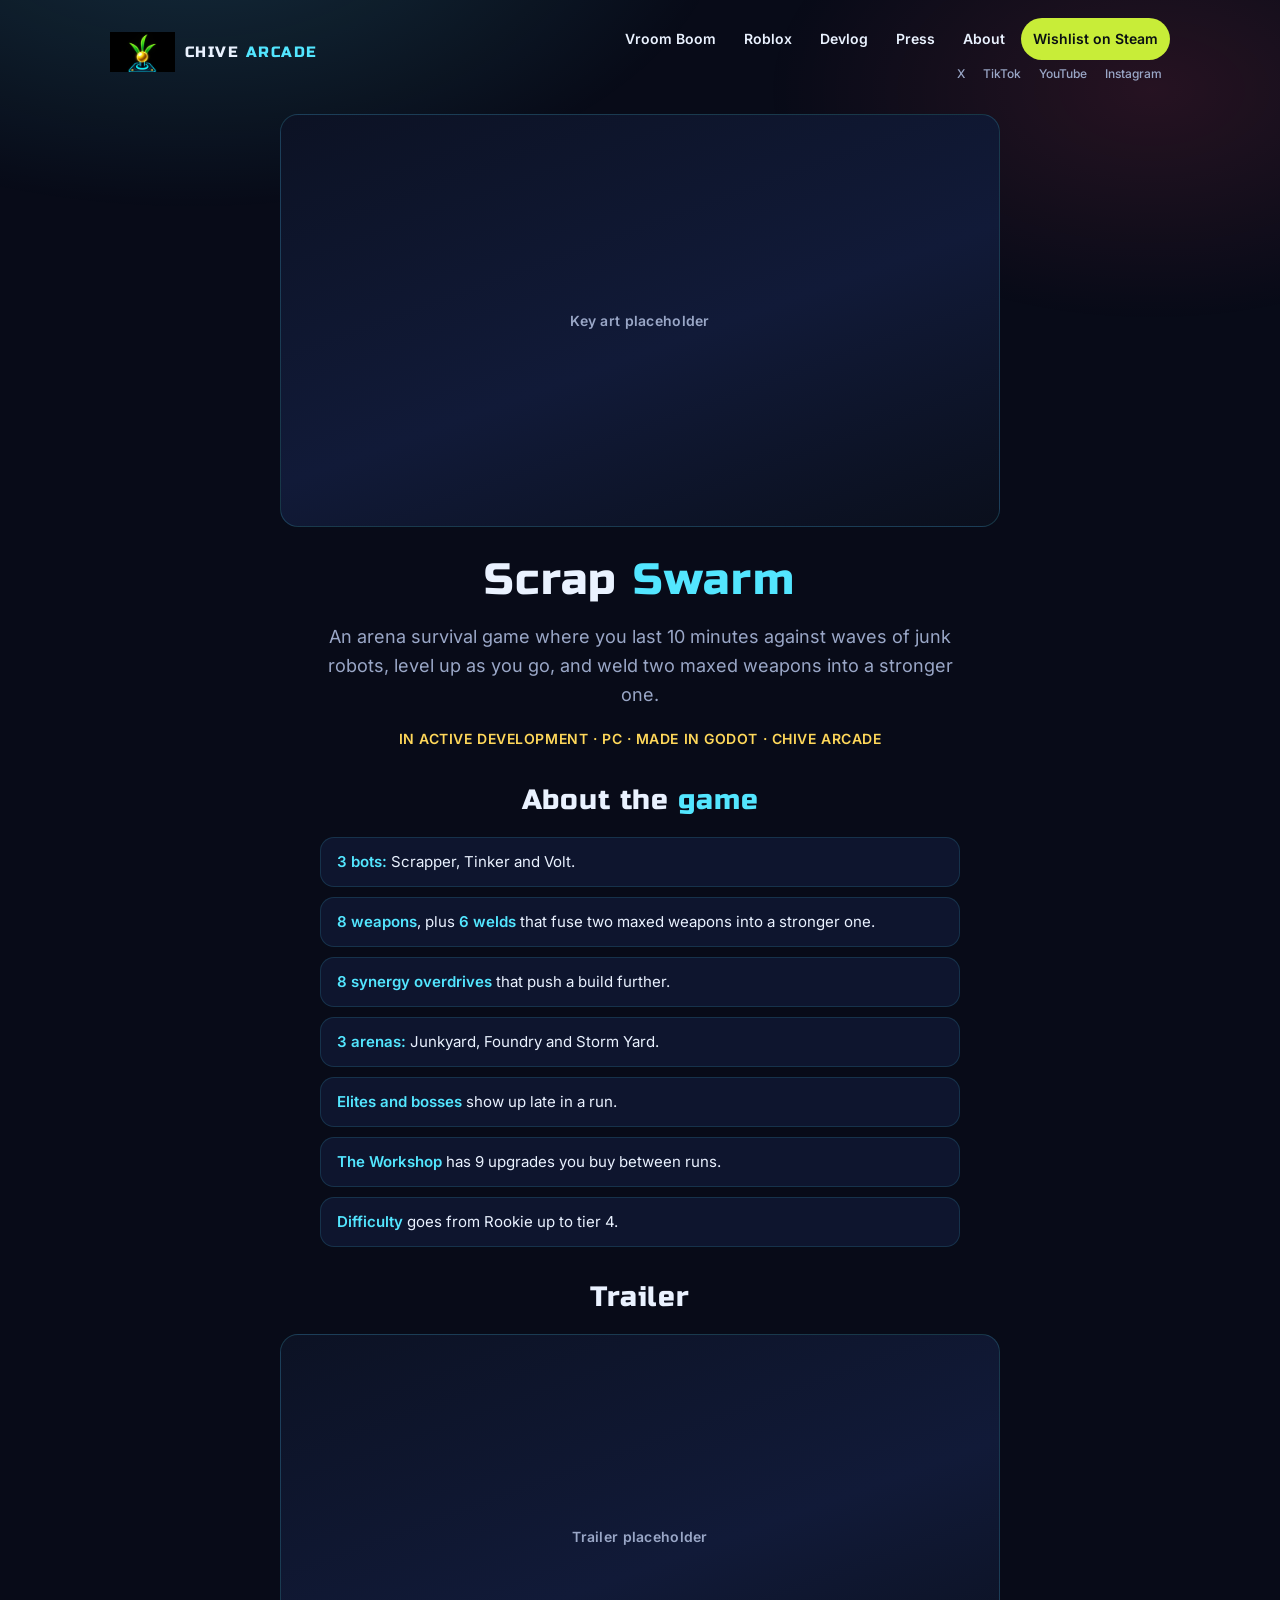
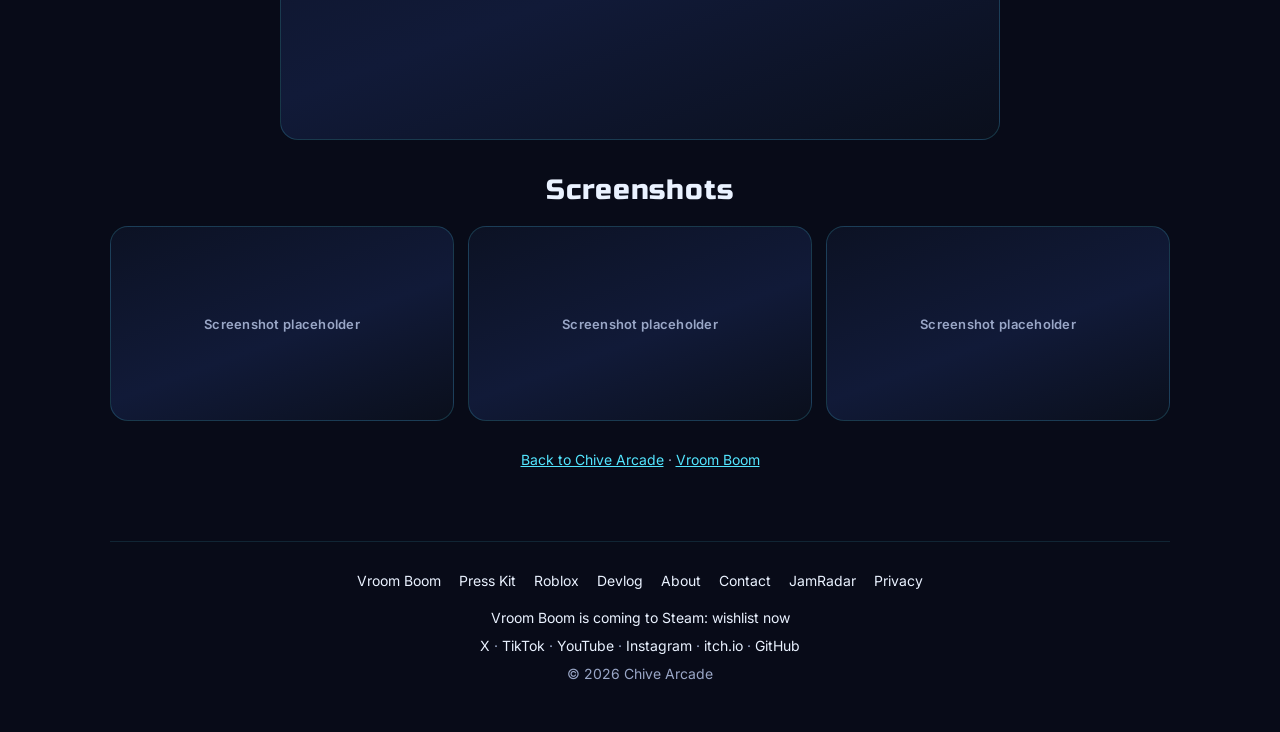
<file: scrap-swarm/index.html>
<!DOCTYPE html>
<html lang="en">
<head>
<meta charset="UTF-8">
<script>document.documentElement.classList.add('js');</script>
<meta name="viewport" content="width=device-width, initial-scale=1.0">
<title>Scrap Swarm: Robot Wave Arena Survival | Chive Arcade</title>
<meta name="description" content="An arena survival game where you last 10 minutes against waves of junk robots, level up as you go, and weld two maxed weapons into a stronger one.">
<meta name="robots" content="noindex, nofollow">
<meta name="theme-color" content="#080B18">
<link rel="icon" href="/favicon.ico" sizes="any">
<link rel="icon" type="image/png" href="/favicon.png">
<link rel="apple-touch-icon" href="/apple-touch-icon.png">
<link rel="stylesheet" href="/assets/site-nav.css">
<link rel="canonical" href="https://chivearcade.com/scrap-swarm/">
<meta property="og:type" content="website">
<meta property="og:site_name" content="Chive Arcade">
<meta property="og:title" content="Scrap Swarm: Robot Wave Arena Survival | Chive Arcade">
<meta property="og:description" content="An arena survival game where you last 10 minutes against waves of junk robots, level up as you go, and weld two maxed weapons into a stronger one.">
<meta property="og:url" content="https://chivearcade.com/scrap-swarm/">
<meta name="twitter:card" content="summary">
<meta name="twitter:title" content="Scrap Swarm: Robot Wave Arena Survival | Chive Arcade">
<meta name="twitter:description" content="An arena survival game where you last 10 minutes against waves of junk robots, level up as you go, and weld two maxed weapons into a stronger one.">
<link rel="preload" href="/assets/fonts/russo-one-latin.woff2" as="font" type="font/woff2" crossorigin>
<link rel="preload" href="/assets/fonts/inter-latin.woff2" as="font" type="font/woff2" crossorigin>
<link rel="stylesheet" href="/assets/fonts.css">
<style>
  :root{
    --bg:#080B18; --panel:#111A38; --cyan:#53E6FF; --yellow:#FFD85A; --pink:#FF4D68;
    --text:#EAF2FF; --muted:#9AA7C7;
  }
  *{margin:0;padding:0;box-sizing:border-box}
  body{
    background:var(--bg); color:var(--text);
    font-family:'Inter',system-ui,-apple-system,sans-serif;
    line-height:1.6; overflow-x:hidden;
  }
  body::before{
    content:""; position:fixed; inset:0; pointer-events:none; z-index:0;
    background:
      radial-gradient(900px 500px at 15% -10%, rgba(83,230,255,.16), transparent 60%),
      radial-gradient(700px 420px at 90% 10%, rgba(255,77,104,.12), transparent 55%);
  }
  .wrap{max-width:1100px; margin:0 auto; padding:0 20px; position:relative; z-index:1}
  .site-head{min-height:76px; align-items:center}
  .c{color:var(--cyan)}
  .ss-page{padding:10px 0 40px}
  .ss-slot{
    position:relative; display:block; width:100%; max-width:720px; margin:0 auto 18px;
    border-radius:18px; border:1px solid rgba(83,230,255,.18);
    background:linear-gradient(160deg, #0c1224 0%, #111A38 55%, #0a0f1c 100%);
    overflow:hidden;
  }
  .ss-slot img{
    display:block; width:100%; height:auto; vertical-align:top;
    opacity:0; pointer-events:none;
  }
  .ss-slot .ss-label{
    position:absolute; inset:0; display:flex; align-items:center; justify-content:center;
    color:var(--muted); font:600 14px/1.4 Inter,system-ui,sans-serif;
    letter-spacing:.02em; text-align:center; padding:16px; pointer-events:none;
  }
  .ss-shots{
    display:grid; grid-template-columns:repeat(3,minmax(0,1fr));
    gap:14px; margin:0 0 28px;
  }
  .ss-shots .ss-slot{max-width:none; margin:0}
  .ss-shots .ss-label{font-size:13px}
  @media (max-width:700px){
    .ss-shots{grid-template-columns:1fr}
  }
  .ss-page h1{
    font-family:'Russo One',sans-serif; font-weight:400;
    font-size:clamp(28px,5vw,44px); letter-spacing:.04em; text-align:center; margin:0 0 8px;
  }
  .ss-page .lead{
    text-align:center; color:var(--muted); max-width:640px; margin:0 auto 18px;
    font-size:clamp(15px,1.8vw,18px);
  }
  .ss-page .status{
    text-align:center; color:var(--yellow); font-weight:700; font-size:14px;
    letter-spacing:.04em; text-transform:uppercase; margin:0 0 28px;
  }
  .ss-section{margin:28px 0}
  .ss-section h2{
    font-family:'Russo One',sans-serif; font-weight:400;
    font-size:clamp(20px,3vw,28px); letter-spacing:.03em; text-align:center; margin:0 0 14px;
  }
  .ss-list{
    list-style:none; max-width:640px; margin:0 auto; padding:0;
    display:grid; gap:10px;
  }
  .ss-list li{
    background:rgba(17,26,56,.72); border:1px solid rgba(83,230,255,.14);
    border-radius:14px; padding:12px 16px; color:var(--text); font-size:15px;
  }
  .ss-list b{color:var(--cyan); font-weight:700}
  .more{text-align:center; margin-top:28px; color:var(--muted); font-size:14px}
  .more a{color:var(--cyan)}
</style>
<script type="application/ld+json">
{"@context":"https://schema.org","@type":"VideoGame","name":"Scrap Swarm","url":"https://chivearcade.com/scrap-swarm/","description":"An arena survival game where you last 10 minutes against waves of junk robots, level up as you go, and weld two maxed weapons into a stronger one.","genre":["Survivor","Action","Arcade"],"gamePlatform":"PC","author":{"@type":"Organization","name":"Chive Arcade","url":"https://chivearcade.com/"}}
</script>
</head>
<body>
<div class="wrap">
  <a class="skip" href="#main">Skip to content</a>
  <header class="site-head">
    <a class="brand" href="/"><img src="/mark-80.png" width="65" height="40" alt=""><span>CHIVE <em>ARCADE</em></span></a>
    <button class="nav-toggle" type="button" aria-expanded="false" aria-controls="site-nav">Menu</button>
    <nav class="site-nav" id="site-nav" aria-label="Main"><ul><li><a href="/vroom-boom/">Vroom Boom</a></li><!-- <li><a href="/games/">Browser Games</a></li> --><li><a href="/roblox/">Roblox</a></li><li><a href="/#devlog">Devlog</a></li><li><a href="/vroom-boom/press/">Press</a></li><li><a href="/about/">About</a></li><li><a class="nav-steam" href="https://store.steampowered.com/app/5446380/?utm_source=chivearcade&amp;utm_medium=site&amp;utm_campaign=vroomboom&amp;utm_content=scrapswarm-page" target="_blank" rel="noopener">Wishlist on Steam</a></li></ul><ul class="site-social" aria-label="Chive Arcade on social media"><li><a href="https://x.com/ChiveArcade" target="_blank" rel="noopener">X</a></li><li><a href="https://www.tiktok.com/@chive.arcade" target="_blank" rel="noopener">TikTok</a></li><li><a href="https://www.youtube.com/@ChiveArcade" target="_blank" rel="noopener">YouTube</a></li><li><a href="https://www.instagram.com/chivearcade" target="_blank" rel="noopener">Instagram</a></li></ul></nav>
  </header>

<main id="main" class="ss-page">
  <!-- DRAFT COPY, pending CMO and Copy Humanizer review -->
  <div class="ss-slot" aria-label="Key art placeholder">
    <img width="1232" height="706" alt="" src="data:image/svg+xml,%3Csvg xmlns='http://www.w3.org/2000/svg' width='1232' height='706'%3E%3C/svg%3E">
    <span class="ss-label">Key art placeholder</span>
  </div>
  <h1>Scrap <span class="c">Swarm</span></h1>
  <p class="lead">An arena survival game where you last 10 minutes against waves of junk robots, level up as you go, and weld two maxed weapons into a stronger one.</p>
  <p class="status">In active development · PC · Made in Godot · Chive Arcade</p>

  <section class="ss-section" aria-labelledby="ss-about-title">
    <h2 id="ss-about-title">About the <span class="c">game</span></h2>
    <ul class="ss-list">
      <li><b>3 bots:</b> Scrapper, Tinker and Volt.</li>
      <li><b>8 weapons</b>, plus <b>6 welds</b> that fuse two maxed weapons into a stronger one.</li>
      <li><b>8 synergy overdrives</b> that push a build further.</li>
      <li><b>3 arenas:</b> Junkyard, Foundry and Storm Yard.</li>
      <li><b>Elites and bosses</b> show up late in a run.</li>
      <li><b>The Workshop</b> has 9 upgrades you buy between runs.</li>
      <li><b>Difficulty</b> goes from Rookie up to tier 4.</li>
    </ul>
  </section>

  <section class="ss-section" aria-labelledby="ss-trailer-title">
    <h2 id="ss-trailer-title">Trailer</h2>
    <div class="ss-slot" aria-label="Trailer placeholder">
      <img width="1280" height="720" alt="" src="data:image/svg+xml,%3Csvg xmlns='http://www.w3.org/2000/svg' width='1280' height='720'%3E%3C/svg%3E">
      <span class="ss-label">Trailer placeholder</span>
    </div>
  </section>

  <section class="ss-section" aria-labelledby="ss-shots-title">
    <h2 id="ss-shots-title">Screenshots</h2>
    <div class="ss-shots">
      <div class="ss-slot" aria-label="Screenshot placeholder">
        <img width="640" height="360" alt="" src="data:image/svg+xml,%3Csvg xmlns='http://www.w3.org/2000/svg' width='640' height='360'%3E%3C/svg%3E">
        <span class="ss-label">Screenshot placeholder</span>
      </div>
      <div class="ss-slot" aria-label="Screenshot placeholder">
        <img width="640" height="360" alt="" src="data:image/svg+xml,%3Csvg xmlns='http://www.w3.org/2000/svg' width='640' height='360'%3E%3C/svg%3E">
        <span class="ss-label">Screenshot placeholder</span>
      </div>
      <div class="ss-slot" aria-label="Screenshot placeholder">
        <img width="640" height="360" alt="" src="data:image/svg+xml,%3Csvg xmlns='http://www.w3.org/2000/svg' width='640' height='360'%3E%3C/svg%3E">
        <span class="ss-label">Screenshot placeholder</span>
      </div>
    </div>
  </section>

  <p class="more"><a href="/">Back to Chive Arcade</a> · <a href="/vroom-boom/">Vroom Boom</a></p>
</main>

  <footer class="site-foot">
    <nav aria-label="Footer"><ul><li><a href="/vroom-boom/">Vroom Boom</a></li><li><a href="/vroom-boom/press/">Press Kit</a></li><!-- <li><a href="/games/">Browser Games</a></li> --><li><a href="/roblox/">Roblox</a></li><li><a href="/#devlog">Devlog</a></li><li><a href="/about/">About</a></li><li><a href="mailto:chivearcade@gmail.com">Contact</a></li><li><a href="https://jamradar.chivearcade.com/">JamRadar</a></li><li><a href="/privacy.html">Privacy</a></li></ul></nav>
    <p><a href="https://store.steampowered.com/app/5446380/?utm_source=chivearcade&amp;utm_medium=site&amp;utm_campaign=vroomboom" target="_blank" rel="noopener">Vroom Boom is coming to Steam: wishlist now</a></p>
    <p><a href="https://x.com/ChiveArcade">X</a> · <a href="https://www.tiktok.com/@chive.arcade">TikTok</a> · <a href="https://www.youtube.com/@ChiveArcade">YouTube</a> · <a href="https://www.instagram.com/chivearcade">Instagram</a> · <a href="https://chive-arcade.itch.io">itch.io</a> · <a href="https://github.com/chive55">GitHub</a></p>
    <p>© <span id="foot-year">2026</span> Chive Arcade</p>
  </footer>
</div>
<script src="/assets/site-nav.js" defer></script>
</body>
</html>
</file>
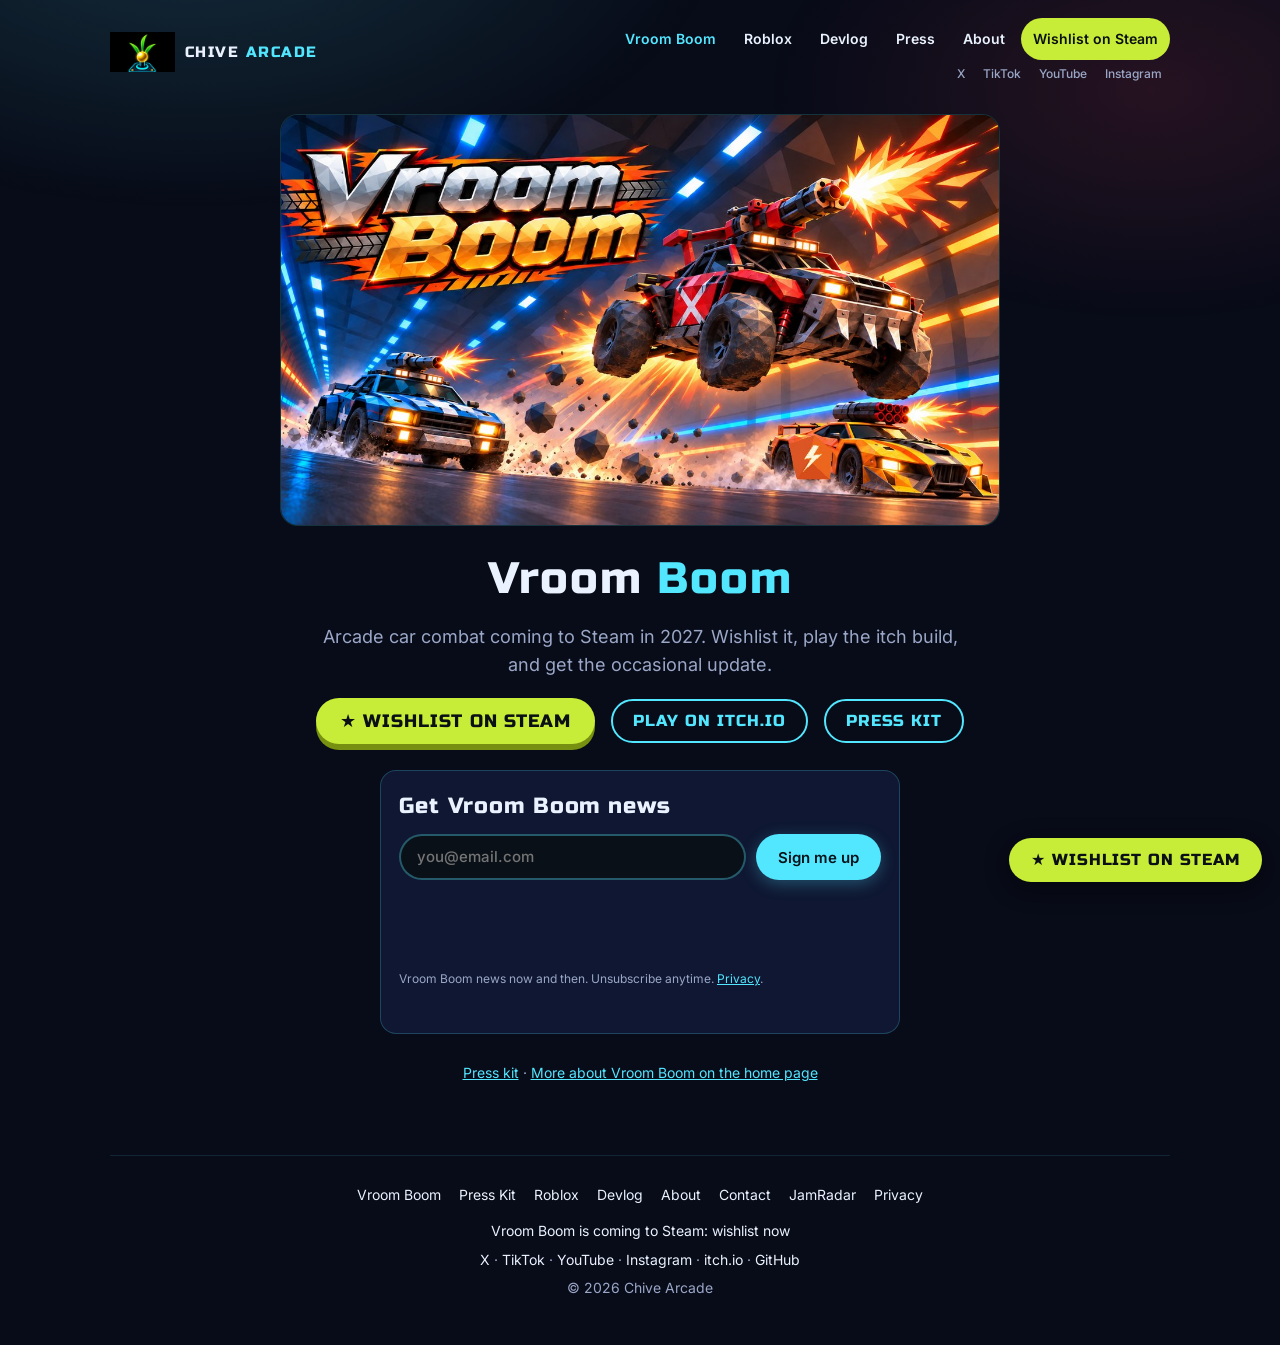
<file: vroom-boom/index.html>
<!DOCTYPE html>
<html lang="en">
<head>
<meta charset="UTF-8">
<script>document.documentElement.classList.add('js');</script>
<meta name="viewport" content="width=device-width, initial-scale=1.0">
<title>Vroom Boom | Chive Arcade</title>
<meta name="description" content="Vroom Boom arcade car combat. Wishlist on Steam, play the itch build, and get occasional news.">
<meta name="theme-color" content="#080B18">
<link rel="icon" href="/favicon.ico" sizes="any">
<link rel="icon" type="image/png" href="/favicon.png">
<link rel="apple-touch-icon" href="/apple-touch-icon.png">
<link rel="stylesheet" href="/assets/site-nav.css">
<link rel="stylesheet" href="/assets/newsletter.css">
<link rel="canonical" href="https://chivearcade.com/vroom-boom/">
<meta property="og:type" content="website">
<meta property="og:site_name" content="Chive Arcade">
<meta property="og:title" content="Vroom Boom | Chive Arcade">
<meta property="og:description" content="Vroom Boom arcade car combat. Wishlist on Steam, play the itch build, and get occasional news.">
<meta property="og:url" content="https://chivearcade.com/vroom-boom/">
<meta property="og:image" content="https://chivearcade.com/vroom-boom/key-art.jpg">
<meta property="og:image:width" content="1232">
<meta property="og:image:height" content="706">
<meta property="og:image:alt" content="Vroom Boom arcade car combat key art">
<meta name="twitter:card" content="summary_large_image">
<meta name="twitter:title" content="Vroom Boom | Chive Arcade">
<meta name="twitter:description" content="Vroom Boom arcade car combat. Wishlist on Steam, play the itch build, and get occasional news.">
<meta name="twitter:image" content="https://chivearcade.com/vroom-boom/key-art.jpg">
<link rel="preload" href="/vroom-boom/key-art.jpg" as="image" fetchpriority="high">
<link rel="preload" href="/assets/fonts/russo-one-latin.woff2" as="font" type="font/woff2" crossorigin>
<link rel="preload" href="/assets/fonts/inter-latin.woff2" as="font" type="font/woff2" crossorigin>
<link rel="stylesheet" href="/assets/fonts.css">
<style>
  :root{
    --bg:#080B18; --panel:#111A38; --cyan:#53E6FF; --yellow:#FFD85A; --pink:#FF4D68;
    --text:#EAF2FF; --muted:#9AA7C7;
  }
  *{margin:0;padding:0;box-sizing:border-box}
  body{
    background:var(--bg); color:var(--text);
    font-family:'Inter',system-ui,-apple-system,sans-serif;
    line-height:1.6; overflow-x:hidden;
  }
  body::before{
    content:""; position:fixed; inset:0; pointer-events:none; z-index:0;
    background:
      radial-gradient(900px 500px at 15% -10%, rgba(83,230,255,.16), transparent 60%),
      radial-gradient(700px 420px at 90% 10%, rgba(255,77,104,.12), transparent 55%);
  }
  .wrap{max-width:1100px; margin:0 auto; padding:0 20px; position:relative; z-index:1}
  .site-head{min-height:76px; align-items:center}
  .c{color:var(--cyan)}
  .vb-page{padding:10px 0 40px}
  .vb-art{
    display:block; width:100%; max-width:720px; height:auto; margin:0 auto 18px;
    aspect-ratio:1232/706; object-fit:cover;
    border-radius:18px; border:1px solid rgba(83,230,255,.18);
    background:#070b12;
  }
  .vb-page h1{
    font-family:'Russo One',sans-serif; font-weight:400;
    font-size:clamp(28px,5vw,44px); letter-spacing:.04em; text-align:center; margin:0 0 8px;
  }
  .vb-page .lead{
    text-align:center; color:var(--muted); max-width:640px; margin:0 auto 18px;
    font-size:clamp(15px,1.8vw,18px);
  }
  .vb-ctas{
    display:flex; flex-wrap:wrap; gap:12px 16px; justify-content:center; align-items:center;
    margin:0 0 8px;
  }
  .vb-btn{
    display:inline-block; background:#c8ed38; color:#0a1013;
    font:400 18px/1 "Russo One",sans-serif; letter-spacing:.06em; text-transform:uppercase;
    padding:14px 24px; border-radius:999px; text-decoration:none; box-shadow:0 6px 0 #789011;
  }
  .vb-btn:hover{filter:brightness(1.05)}
  .vb-btn-ghost{
    background:transparent; color:var(--cyan); box-shadow:none;
    border:2px solid var(--cyan); font-size:16px; padding:12px 20px;
  }
  .nl-wrap{display:flex; justify-content:center; margin-top:8px}
  .nl-wrap .nl-box{width:100%}
  .more{text-align:center; margin-top:28px; color:var(--muted); font-size:14px}
  .more a{color:var(--cyan)}
  .nl-box .nl-turnstile{min-height:70px}
  .nl-box .nl-msg{min-height:1.4em}
</style>
<script type="application/ld+json">
{"@context":"https://schema.org","@type":"VideoGame","name":"Vroom Boom","url":"https://chivearcade.com/vroom-boom/","description":"Arcade car combat game with online 1v1, Free For All, King of the Hill and Capture the Flag, battle royale against bot cars, wave survival and 2-player co-op.","genre":["Car combat","Action","Arcade"],"gamePlatform":"PC","playMode":["SinglePlayer","MultiPlayer"],"author":{"@type":"Organization","name":"Chive Arcade","url":"https://chivearcade.com/"},"sameAs":["https://store.steampowered.com/app/5446380","https://chive-arcade.itch.io/vroom-boom"],"image":"https://chivearcade.com/vroom-boom/key-art.jpg"}
</script>
</head>
<body>
<div class="wrap">
  <a class="skip" href="#main">Skip to content</a>
  <header class="site-head">
    <a class="brand" href="/"><img src="/mark-80.png" width="65" height="40" alt=""><span>CHIVE <em>ARCADE</em></span></a>
    <button class="nav-toggle" type="button" aria-expanded="false" aria-controls="site-nav">Menu</button>
    <nav class="site-nav" id="site-nav" aria-label="Main"><ul><li><a href="/vroom-boom/" aria-current="page">Vroom Boom</a></li><!-- <li><a href="/games/">Browser Games</a></li> --><li><a href="/roblox/">Roblox</a></li><li><a href="/devlog/">Devlog</a></li><li><a href="/vroom-boom/press/">Press</a></li><li><a href="/about/">About</a></li><li><a class="nav-steam" href="https://store.steampowered.com/app/5446380/?utm_source=chivearcade&amp;utm_medium=site&amp;utm_campaign=vroomboom&amp;utm_content=vroomboom-page" target="_blank" rel="noopener">Wishlist on Steam</a></li></ul><ul class="site-social" aria-label="Chive Arcade on social media"><li><a href="https://x.com/ChiveArcade" target="_blank" rel="noopener">X</a></li><li><a href="https://www.tiktok.com/@chive.arcade" target="_blank" rel="noopener">TikTok</a></li><li><a href="https://www.youtube.com/@ChiveArcade" target="_blank" rel="noopener">YouTube</a></li><li><a href="https://www.instagram.com/chivearcade" target="_blank" rel="noopener">Instagram</a></li></ul></nav>
  </header>

<main id="main" class="vb-page">
  <img class="vb-art" src="/vroom-boom/key-art.jpg" width="1232" height="706" alt="Vroom Boom key art" fetchpriority="high" decoding="sync">
  <h1>Vroom <span class="c">Boom</span></h1>
  <p class="lead">Arcade car combat coming to Steam in 2027. Wishlist it, play the itch build, and get the occasional update.</p>

  <div class="vb-ctas">
    <a class="vb-btn" href="https://store.steampowered.com/app/5446380/?utm_source=chivearcade&amp;utm_medium=site&amp;utm_campaign=vroomboom&amp;utm_content=vroomboom-page" target="_blank" rel="noopener">&#9733; Wishlist on Steam</a>
    <a class="vb-btn vb-btn-ghost" href="https://chive-arcade.itch.io/vroom-boom" target="_blank" rel="noopener">Play on itch.io</a>
    <a class="vb-btn vb-btn-ghost" href="/vroom-boom/press/">Press kit</a>
  </div>

  <div class="nl-wrap">
    <section class="nl-box" id="newsletter" aria-labelledby="nl-heading">
      <h2 id="nl-heading" class="nl-heading">Get Vroom Boom news</h2>
      <form class="nl-form" action="/api/subscribe" method="post" novalidate>
        <label class="nl-hp" aria-hidden="true">Leave blank
          <input type="text" name="website" tabindex="-1" autocomplete="off">
        </label>
        <div class="nl-row">
          <label class="visually-hidden" for="nl-email-vb" style="position:absolute;left:-10000px;width:1px;height:1px;overflow:hidden">Email</label>
          <input id="nl-email-vb" type="email" name="email" autocomplete="email" required placeholder="you@email.com" aria-describedby="nl-consent-vb">
          <button type="submit">Sign me up</button>
        </div>
        <div class="nl-turnstile" data-turnstile></div>
        <p id="nl-consent-vb" class="nl-consent">Vroom Boom news now and then. Unsubscribe anytime. <a href="/privacy.html">Privacy</a>.</p>
        <p class="nl-msg" role="status" aria-live="polite"></p>
      </form>
    </section>
  </div>

  <p class="more"><a href="/vroom-boom/press/">Press kit</a> · <a href="/#vroom-boom">More about Vroom Boom on the home page</a></p>
</main>

  <footer class="site-foot">
    <nav aria-label="Footer"><ul><li><a href="/vroom-boom/">Vroom Boom</a></li><li><a href="/vroom-boom/press/">Press Kit</a></li><!-- <li><a href="/games/">Browser Games</a></li> --><li><a href="/roblox/">Roblox</a></li><li><a href="/devlog/">Devlog</a></li><li><a href="/about/">About</a></li><li><a href="mailto:chivearcade@gmail.com">Contact</a></li><li><a href="https://jamradar.chivearcade.com/">JamRadar</a></li><li><a href="/privacy.html">Privacy</a></li></ul></nav>
    <p><a href="https://store.steampowered.com/app/5446380/?utm_source=chivearcade&amp;utm_medium=site&amp;utm_campaign=vroomboom" target="_blank" rel="noopener">Vroom Boom is coming to Steam: wishlist now</a></p>
    <p><a href="https://x.com/ChiveArcade">X</a> · <a href="https://www.tiktok.com/@chive.arcade">TikTok</a> · <a href="https://www.youtube.com/@ChiveArcade">YouTube</a> · <a href="https://www.instagram.com/chivearcade">Instagram</a> · <a href="https://chive-arcade.itch.io">itch.io</a> · <a href="https://github.com/chive55">GitHub</a></p>
    <p>© <span id="foot-year">2026</span> Chive Arcade</p>
  </footer>
</div>
<a class="sticky-wish" href="https://store.steampowered.com/app/5446380/?utm_source=chivearcade&amp;utm_medium=site&amp;utm_campaign=vroomboom&amp;utm_content=vroomboom-page" target="_blank" rel="noopener">&#9733; Wishlist on Steam</a>
<script src="/assets/site-nav.js" defer></script>
<script src="/assets/newsletter.js" defer></script>
</body>
</html>
</file>
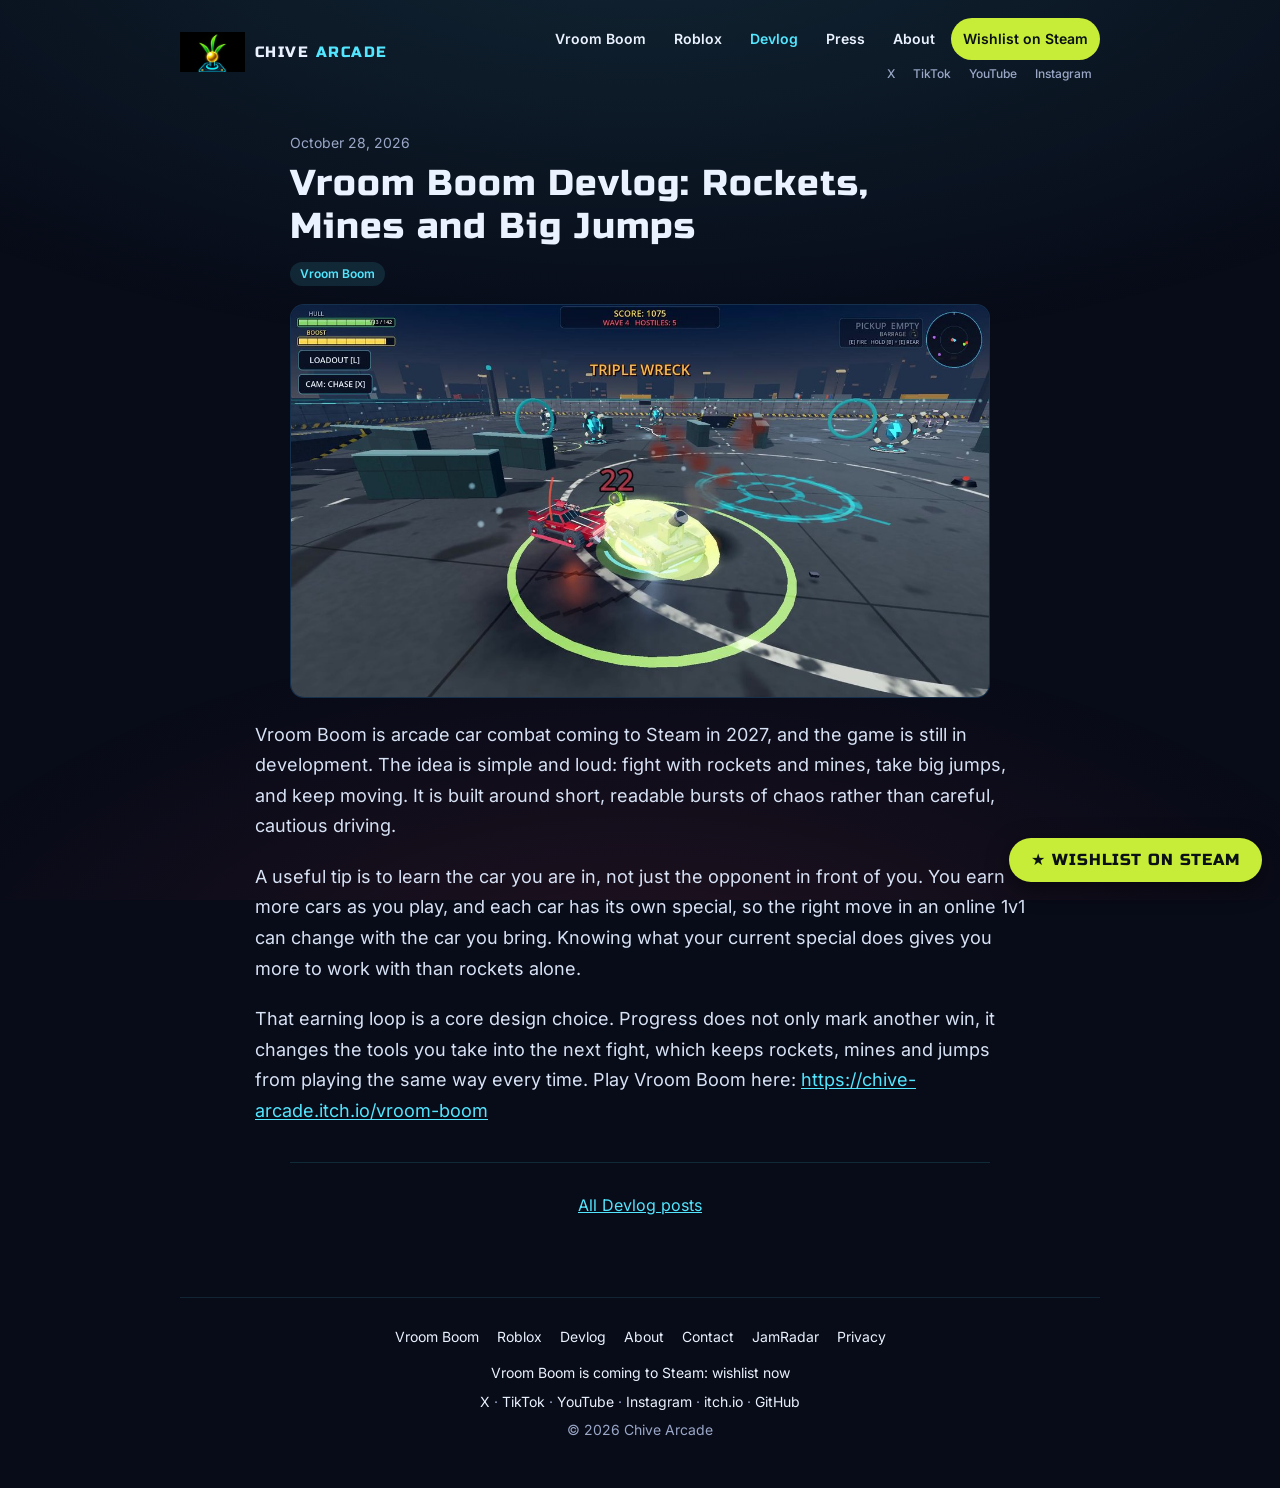
<file: devlog/vroom-boom-rockets-mines-and-big-jumps/index.html>
<!DOCTYPE html>
<html lang="en">
<head>
<meta charset="UTF-8">
<script>document.documentElement.classList.add('js');</script>
<meta name="viewport" content="width=device-width, initial-scale=1.0">
<title>Vroom Boom Devlog: Rockets, Mines and Big Jumps | Chive Arcade Devlog</title>
<meta name="description" content="Vroom Boom is arcade car combat coming to Steam in 2027, and the game is still in development. The idea is simple and loud: fight with rockets and mines, take big jumps, and keep moving.">
<meta name="theme-color" content="#080B18">
<link rel="icon" href="/favicon.ico" sizes="any">
<link rel="icon" type="image/png" href="/favicon.png">
<link rel="apple-touch-icon" href="/apple-touch-icon.png">
<link rel="stylesheet" href="/assets/site-nav.css">
<link rel="stylesheet" href="/devlog/devlog.css">
<link rel="canonical" href="https://chivearcade.com/devlog/vroom-boom-rockets-mines-and-big-jumps/">
<link rel="alternate" type="application/rss+xml" title="Chive Arcade Devlog" href="https://chivearcade.com/devlog/feed.xml">
<meta property="og:type" content="article">
<meta property="og:site_name" content="Chive Arcade">
<meta property="og:title" content="Vroom Boom Devlog: Rockets, Mines and Big Jumps | Chive Arcade Devlog">
<meta property="og:description" content="Vroom Boom is arcade car combat coming to Steam in 2027, and the game is still in development. The idea is simple and loud: fight with rockets and mines, take big jumps, and keep moving.">
<meta property="og:url" content="https://chivearcade.com/devlog/vroom-boom-rockets-mines-and-big-jumps/">
<meta property="og:image" content="https://chivearcade.com/devlog/assets/vroom-boom-rockets-mines-cover.jpg">
<meta property="og:image:width" content="1200">
<meta property="og:image:height" content="675">
<meta property="og:image:alt" content="Vroom Boom arcade car combat gameplay">
<meta name="twitter:card" content="summary_large_image">
<meta name="twitter:title" content="Vroom Boom Devlog: Rockets, Mines and Big Jumps | Chive Arcade Devlog">
<meta name="twitter:description" content="Vroom Boom is arcade car combat coming to Steam in 2027, and the game is still in development. The idea is simple and loud: fight with rockets and mines, take big jumps, and keep moving.">
<meta name="twitter:image" content="https://chivearcade.com/devlog/assets/vroom-boom-rockets-mines-cover.jpg">
<link rel="preload" href="/assets/fonts/russo-one-latin.woff2" as="font" type="font/woff2" crossorigin>
<link rel="preload" href="/assets/fonts/inter-latin.woff2" as="font" type="font/woff2" crossorigin>
<link rel="stylesheet" href="/assets/fonts.css">
<script type="application/ld+json">{"@context":"https://schema.org","@type":"BlogPosting","headline":"Vroom Boom Devlog: Rockets, Mines and Big Jumps","datePublished":"2026-10-28","dateModified":"2026-10-28","description":"Vroom Boom is arcade car combat coming to Steam in 2027, and the game is still in development. The idea is simple and loud: fight with rockets and mines, take big jumps, and keep moving.","image":["https://chivearcade.com/devlog/assets/vroom-boom-rockets-mines-cover.jpg"],"author":{"@type":"Organization","name":"Chive Arcade","url":"https://chivearcade.com/"},"publisher":{"@type":"Organization","name":"Chive Arcade","url":"https://chivearcade.com/","logo":{"@type":"ImageObject","url":"https://chivearcade.com/mark.png"}},"mainEntityOfPage":{"@type":"WebPage","@id":"https://chivearcade.com/devlog/vroom-boom-rockets-mines-and-big-jumps/"},"keywords":"Vroom Boom"}</script>
<meta property="article:published_time" content="2026-10-28">
</head>
<body>
<div class="wrap">
  <a class="skip" href="#main">Skip to content</a>
  <header class="site-head">
    <a class="brand" href="/"><img src="/mark-80.png" width="65" height="40" alt=""><span>CHIVE <em>ARCADE</em></span></a>
    <button class="nav-toggle" type="button" aria-expanded="false" aria-controls="site-nav">Menu</button>
    <nav class="site-nav" id="site-nav" aria-label="Main"><ul><li><a href="/#vroom-boom">Vroom Boom</a></li><!-- <li><a href="/games/">Browser Games</a></li> --><li><a href="/roblox/">Roblox</a></li><li><a href="/devlog/" aria-current="page">Devlog</a></li><li><a href="/vroom-boom/press/">Press</a></li><li><a href="/about/">About</a></li><li><a class="nav-steam" href="https://store.steampowered.com/app/5446380/?utm_source=chivearcade&amp;utm_medium=site&amp;utm_campaign=vroomboom" target="_blank" rel="noopener">Wishlist on Steam</a></li></ul><ul class="site-social" aria-label="Chive Arcade on social media"><li><a href="https://x.com/ChiveArcade" target="_blank" rel="noopener">X</a></li><li><a href="https://www.tiktok.com/@chive.arcade" target="_blank" rel="noopener">TikTok</a></li><li><a href="https://www.youtube.com/@ChiveArcade" target="_blank" rel="noopener">YouTube</a></li><li><a href="https://www.instagram.com/chivearcade" target="_blank" rel="noopener">Instagram</a></li></ul></nav>
  </header>
<main id="main">
  <article class="dl-post" itemscope itemtype="https://schema.org/BlogPosting">
    <header class="dl-post-head">
      <p class="dl-post-meta"><time datetime="2026-10-28" itemprop="datePublished">October 28, 2026</time></p>
      <h1 class="dl-post-title" itemprop="headline">Vroom Boom Devlog: Rockets, Mines and Big Jumps</h1>
      <ul class="dl-tags" aria-label="Tags"><li><span class="dl-tag">Vroom Boom</span></li></ul>
    </header>
    <div class="dl-cover">
      <img src="/devlog/assets/vroom-boom-rockets-mines-cover.jpg" alt="Vroom Boom arcade car combat gameplay" width="1200" height="675" itemprop="image" fetchpriority="high">
    </div>
    <div class="dl-prose" itemprop="articleBody">
<p>Vroom Boom is arcade car combat coming to Steam in 2027, and the game is still in development. The idea is simple and loud: fight with rockets and mines, take big jumps, and keep moving. It is built around short, readable bursts of chaos rather than careful, cautious driving.</p>
<p>A useful tip is to learn the car you are in, not just the opponent in front of you. You earn more cars as you play, and each car has its own special, so the right move in an online 1v1 can change with the car you bring. Knowing what your current special does gives you more to work with than rockets alone.</p>
<p>That earning loop is a core design choice. Progress does not only mark another win, it changes the tools you take into the next fight, which keeps rockets, mines and jumps from playing the same way every time. Play Vroom Boom here: <a href="https://chive-arcade.itch.io/vroom-boom" rel="noopener">https://chive-arcade.itch.io/vroom-boom</a></p>
    </div>
    <nav class="dl-post-nav" aria-label="Post">
      <span class="dl-nav-prev dl-nav-empty"></span>
      <span class="dl-nav-next dl-nav-empty"></span>
    </nav>
    <p class="dl-back"><a href="/devlog/">All Devlog posts</a></p>
  </article>
</main>
  <footer class="site-foot">
    <nav aria-label="Footer"><ul><li><a href="/#vroom-boom">Vroom Boom</a></li><!-- <li><a href="/games/">Browser Games</a></li> --><li><a href="/roblox/">Roblox</a></li><li><a href="/devlog/">Devlog</a></li><li><a href="/about/">About</a></li><li><a href="mailto:chivearcade@gmail.com">Contact</a></li><li><a href="https://jamradar.chivearcade.com/">JamRadar</a></li><li><a href="/privacy.html">Privacy</a></li></ul></nav>
    <p><a href="https://store.steampowered.com/app/5446380/?utm_source=chivearcade&amp;utm_medium=site&amp;utm_campaign=vroomboom" target="_blank" rel="noopener">Vroom Boom is coming to Steam: wishlist now</a></p>
    <p><a href="https://x.com/ChiveArcade">X</a> · <a href="https://www.tiktok.com/@chive.arcade">TikTok</a> · <a href="https://www.youtube.com/@ChiveArcade">YouTube</a> · <a href="https://www.instagram.com/chivearcade">Instagram</a> · <a href="https://chive-arcade.itch.io">itch.io</a> · <a href="https://github.com/chive55">GitHub</a></p>
    <p>© <span id="foot-year">2026</span> Chive Arcade</p>
  </footer>
</div>
<a class="sticky-wish" href="https://store.steampowered.com/app/5446380/?utm_source=chivearcade&amp;utm_medium=site&amp;utm_campaign=vroomboom" target="_blank" rel="noopener">&#9733; Wishlist on Steam</a>
<script src="/assets/site-nav.js" defer></script>
</body>
</html>
</file>
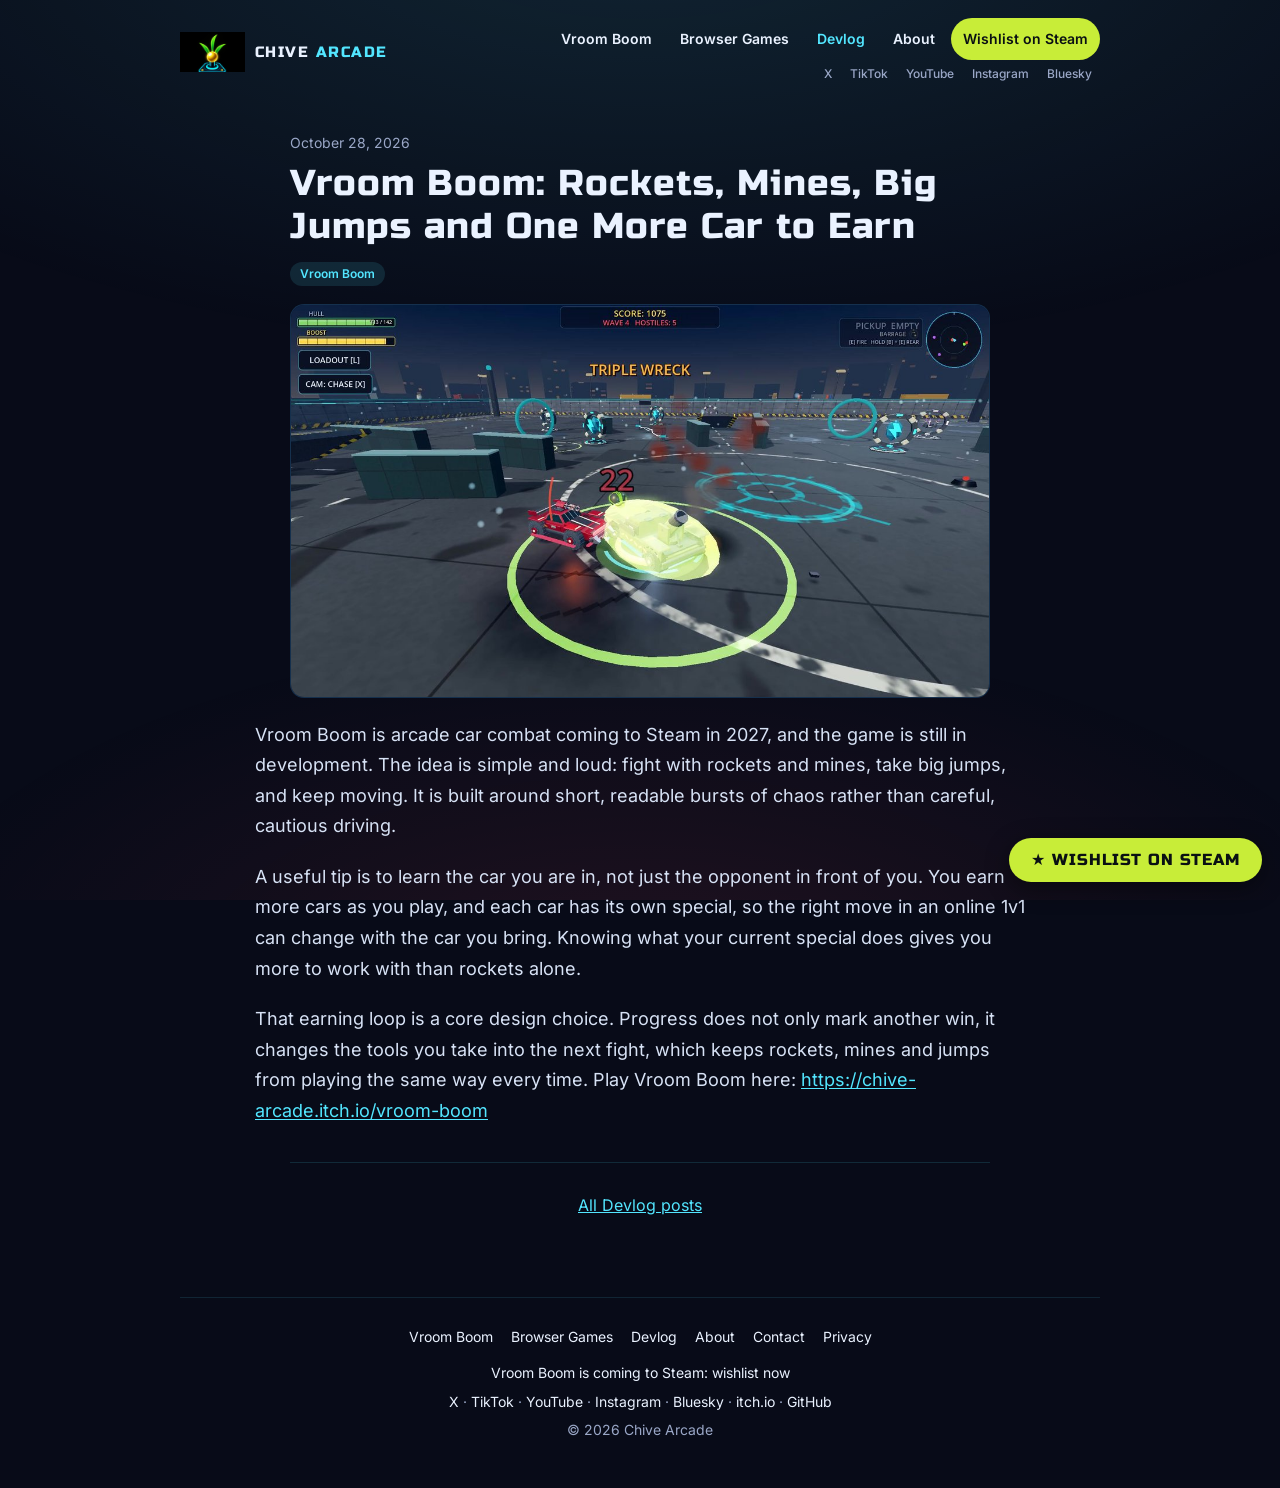
<file: devlog/vroom-boom-rockets-mines-big-jumps-and-one-more-car-to-earn/index.html>
<!DOCTYPE html>
<html lang="en">
<head>
<meta charset="UTF-8">
<script>document.documentElement.classList.add('js');</script>
<meta name="viewport" content="width=device-width, initial-scale=1.0">
<title>Vroom Boom: Rockets, Mines, Big Jumps and One More Car to Earn | Chive Arcade Devlog</title>
<meta name="description" content="Vroom Boom is arcade car combat coming to Steam in 2027, and the game is still in development. The idea is simple and loud: fight with rockets and mines, take big jumps, and keep moving.">
<meta name="theme-color" content="#080B18">
<link rel="icon" href="/favicon.ico" sizes="any">
<link rel="icon" type="image/png" href="/favicon.png">
<link rel="apple-touch-icon" href="/apple-touch-icon.png">
<link rel="stylesheet" href="/assets/site-nav.css">
<link rel="stylesheet" href="/devlog/devlog.css">
<link rel="canonical" href="https://chivearcade.com/devlog/vroom-boom-rockets-mines-big-jumps-and-one-more-car-to-earn/">
<link rel="alternate" type="application/rss+xml" title="Chive Arcade Devlog" href="https://chivearcade.com/devlog/feed.xml">
<meta property="og:type" content="article">
<meta property="og:site_name" content="Chive Arcade">
<meta property="og:title" content="Vroom Boom: Rockets, Mines, Big Jumps and One More Car to Earn | Chive Arcade Devlog">
<meta property="og:description" content="Vroom Boom is arcade car combat coming to Steam in 2027, and the game is still in development. The idea is simple and loud: fight with rockets and mines, take big jumps, and keep moving.">
<meta property="og:url" content="https://chivearcade.com/devlog/vroom-boom-rockets-mines-big-jumps-and-one-more-car-to-earn/">
<meta property="og:image" content="https://chivearcade.com/devlog/assets/vroom-boom-rockets-mines-cover.jpg">
<meta property="og:image:width" content="1200">
<meta property="og:image:height" content="675">
<meta property="og:image:alt" content="Vroom Boom arcade car combat gameplay">
<meta name="twitter:card" content="summary_large_image">
<meta name="twitter:title" content="Vroom Boom: Rockets, Mines, Big Jumps and One More Car to Earn | Chive Arcade Devlog">
<meta name="twitter:description" content="Vroom Boom is arcade car combat coming to Steam in 2027, and the game is still in development. The idea is simple and loud: fight with rockets and mines, take big jumps, and keep moving.">
<meta name="twitter:image" content="https://chivearcade.com/devlog/assets/vroom-boom-rockets-mines-cover.jpg">
<link rel="preload" href="/assets/fonts/russo-one-latin.woff2" as="font" type="font/woff2" crossorigin>
<link rel="preload" href="/assets/fonts/inter-latin.woff2" as="font" type="font/woff2" crossorigin>
<link rel="stylesheet" href="/assets/fonts.css">
<script type="application/ld+json">{"@context":"https://schema.org","@type":"BlogPosting","headline":"Vroom Boom: Rockets, Mines, Big Jumps and One More Car to Earn","datePublished":"2026-10-28","dateModified":"2026-10-28","description":"Vroom Boom is arcade car combat coming to Steam in 2027, and the game is still in development. The idea is simple and loud: fight with rockets and mines, take big jumps, and keep moving.","image":["https://chivearcade.com/devlog/assets/vroom-boom-rockets-mines-cover.jpg"],"author":{"@type":"Organization","name":"Chive Arcade","url":"https://chivearcade.com/"},"publisher":{"@type":"Organization","name":"Chive Arcade","url":"https://chivearcade.com/","logo":{"@type":"ImageObject","url":"https://chivearcade.com/mark.png"}},"mainEntityOfPage":{"@type":"WebPage","@id":"https://chivearcade.com/devlog/vroom-boom-rockets-mines-big-jumps-and-one-more-car-to-earn/"},"keywords":"Vroom Boom"}</script>
<meta property="article:published_time" content="2026-10-28">
</head>
<body>
<div class="wrap">
  <a class="skip" href="#main">Skip to content</a>
  <header class="site-head">
    <a class="brand" href="/"><img src="/mark-80.png" width="65" height="40" alt=""><span>CHIVE <em>ARCADE</em></span></a>
    <button class="nav-toggle" type="button" aria-expanded="false" aria-controls="site-nav">Menu</button>
    <nav class="site-nav" id="site-nav" aria-label="Main"><ul><li><a href="/#vroom-boom">Vroom Boom</a></li><li><a href="/games/">Browser Games</a></li><li><a href="/devlog/" aria-current="page">Devlog</a></li><li><a href="/about/">About</a></li><li><a class="nav-steam" href="https://store.steampowered.com/app/5446380/?utm_source=chivearcade&amp;utm_medium=site&amp;utm_campaign=vroomboom" target="_blank" rel="noopener">Wishlist on Steam</a></li></ul><ul class="site-social" aria-label="Chive Arcade on social media"><li><a href="https://x.com/ChiveArcade" target="_blank" rel="noopener">X</a></li><li><a href="https://www.tiktok.com/@chive.arcade" target="_blank" rel="noopener">TikTok</a></li><li><a href="https://www.youtube.com/@ChiveArcade" target="_blank" rel="noopener">YouTube</a></li><li><a href="https://www.instagram.com/chivearcade" target="_blank" rel="noopener">Instagram</a></li><li><a href="https://bsky.app/profile/chivearcade.com" target="_blank" rel="noopener">Bluesky</a></li></ul></nav>
  </header>
<main id="main">
  <article class="dl-post" itemscope itemtype="https://schema.org/BlogPosting">
    <header class="dl-post-head">
      <p class="dl-post-meta"><time datetime="2026-10-28" itemprop="datePublished">October 28, 2026</time></p>
      <h1 class="dl-post-title" itemprop="headline">Vroom Boom: Rockets, Mines, Big Jumps and One More Car to Earn</h1>
      <ul class="dl-tags" aria-label="Tags"><li><span class="dl-tag">Vroom Boom</span></li></ul>
    </header>
    <div class="dl-cover">
      <img src="/devlog/assets/vroom-boom-rockets-mines-cover.jpg" alt="Vroom Boom arcade car combat gameplay" width="1200" height="675" itemprop="image" fetchpriority="high">
    </div>
    <div class="dl-prose" itemprop="articleBody">
<p>Vroom Boom is arcade car combat coming to Steam in 2027, and the game is still in development. The idea is simple and loud: fight with rockets and mines, take big jumps, and keep moving. It is built around short, readable bursts of chaos rather than careful, cautious driving.</p>
<p>A useful tip is to learn the car you are in, not just the opponent in front of you. You earn more cars as you play, and each car has its own special, so the right move in an online 1v1 can change with the car you bring. Knowing what your current special does gives you more to work with than rockets alone.</p>
<p>That earning loop is a core design choice. Progress does not only mark another win, it changes the tools you take into the next fight, which keeps rockets, mines and jumps from playing the same way every time. Play Vroom Boom here: <a href="https://chive-arcade.itch.io/vroom-boom" rel="noopener">https://chive-arcade.itch.io/vroom-boom</a></p>
    </div>
    <nav class="dl-post-nav" aria-label="Post">
      <span class="dl-nav-prev dl-nav-empty"></span>
      <span class="dl-nav-next dl-nav-empty"></span>
    </nav>
    <p class="dl-back"><a href="/devlog/">All Devlog posts</a></p>
  </article>
</main>
  <footer class="site-foot">
    <nav aria-label="Footer"><ul><li><a href="/#vroom-boom">Vroom Boom</a></li><li><a href="/games/">Browser Games</a></li><li><a href="/devlog/">Devlog</a></li><li><a href="/about/">About</a></li><li><a href="mailto:chivearcade@gmail.com">Contact</a></li><li><a href="/privacy.html">Privacy</a></li></ul></nav>
    <p><a href="https://store.steampowered.com/app/5446380/?utm_source=chivearcade&amp;utm_medium=site&amp;utm_campaign=vroomboom" target="_blank" rel="noopener">Vroom Boom is coming to Steam: wishlist now</a></p>
    <p><a href="https://x.com/ChiveArcade">X</a> · <a href="https://www.tiktok.com/@chive.arcade">TikTok</a> · <a href="https://www.youtube.com/@ChiveArcade">YouTube</a> · <a href="https://www.instagram.com/chivearcade">Instagram</a> · <a href="https://bsky.app/profile/chivearcade.com">Bluesky</a> · <a href="https://chive-arcade.itch.io">itch.io</a> · <a href="https://github.com/chive55">GitHub</a></p>
    <p>© <span id="foot-year">2026</span> Chive Arcade</p>
  </footer>
</div>
<a class="sticky-wish" href="https://store.steampowered.com/app/5446380/?utm_source=chivearcade&amp;utm_medium=site&amp;utm_campaign=vroomboom" target="_blank" rel="noopener">&#9733; Wishlist on Steam</a>
<script src="/assets/site-nav.js" defer></script>
</body>
</html>
</file>
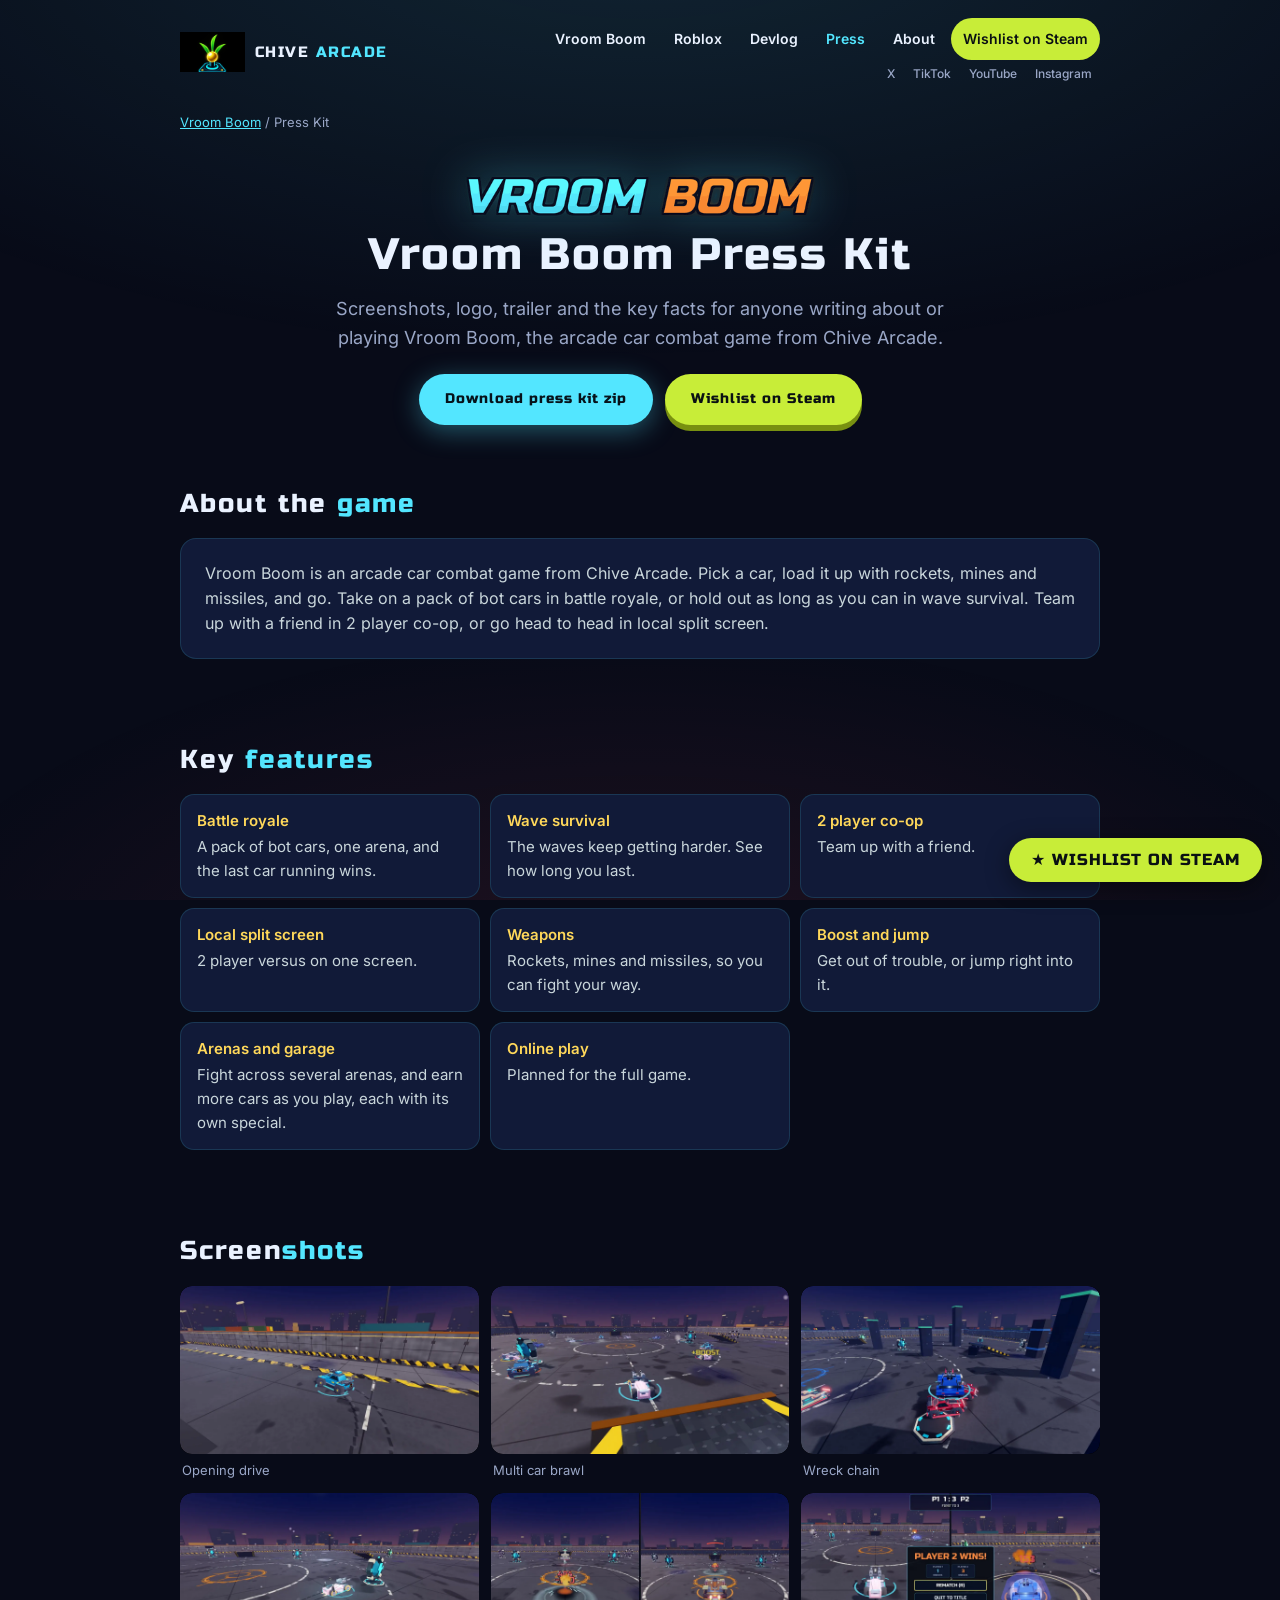
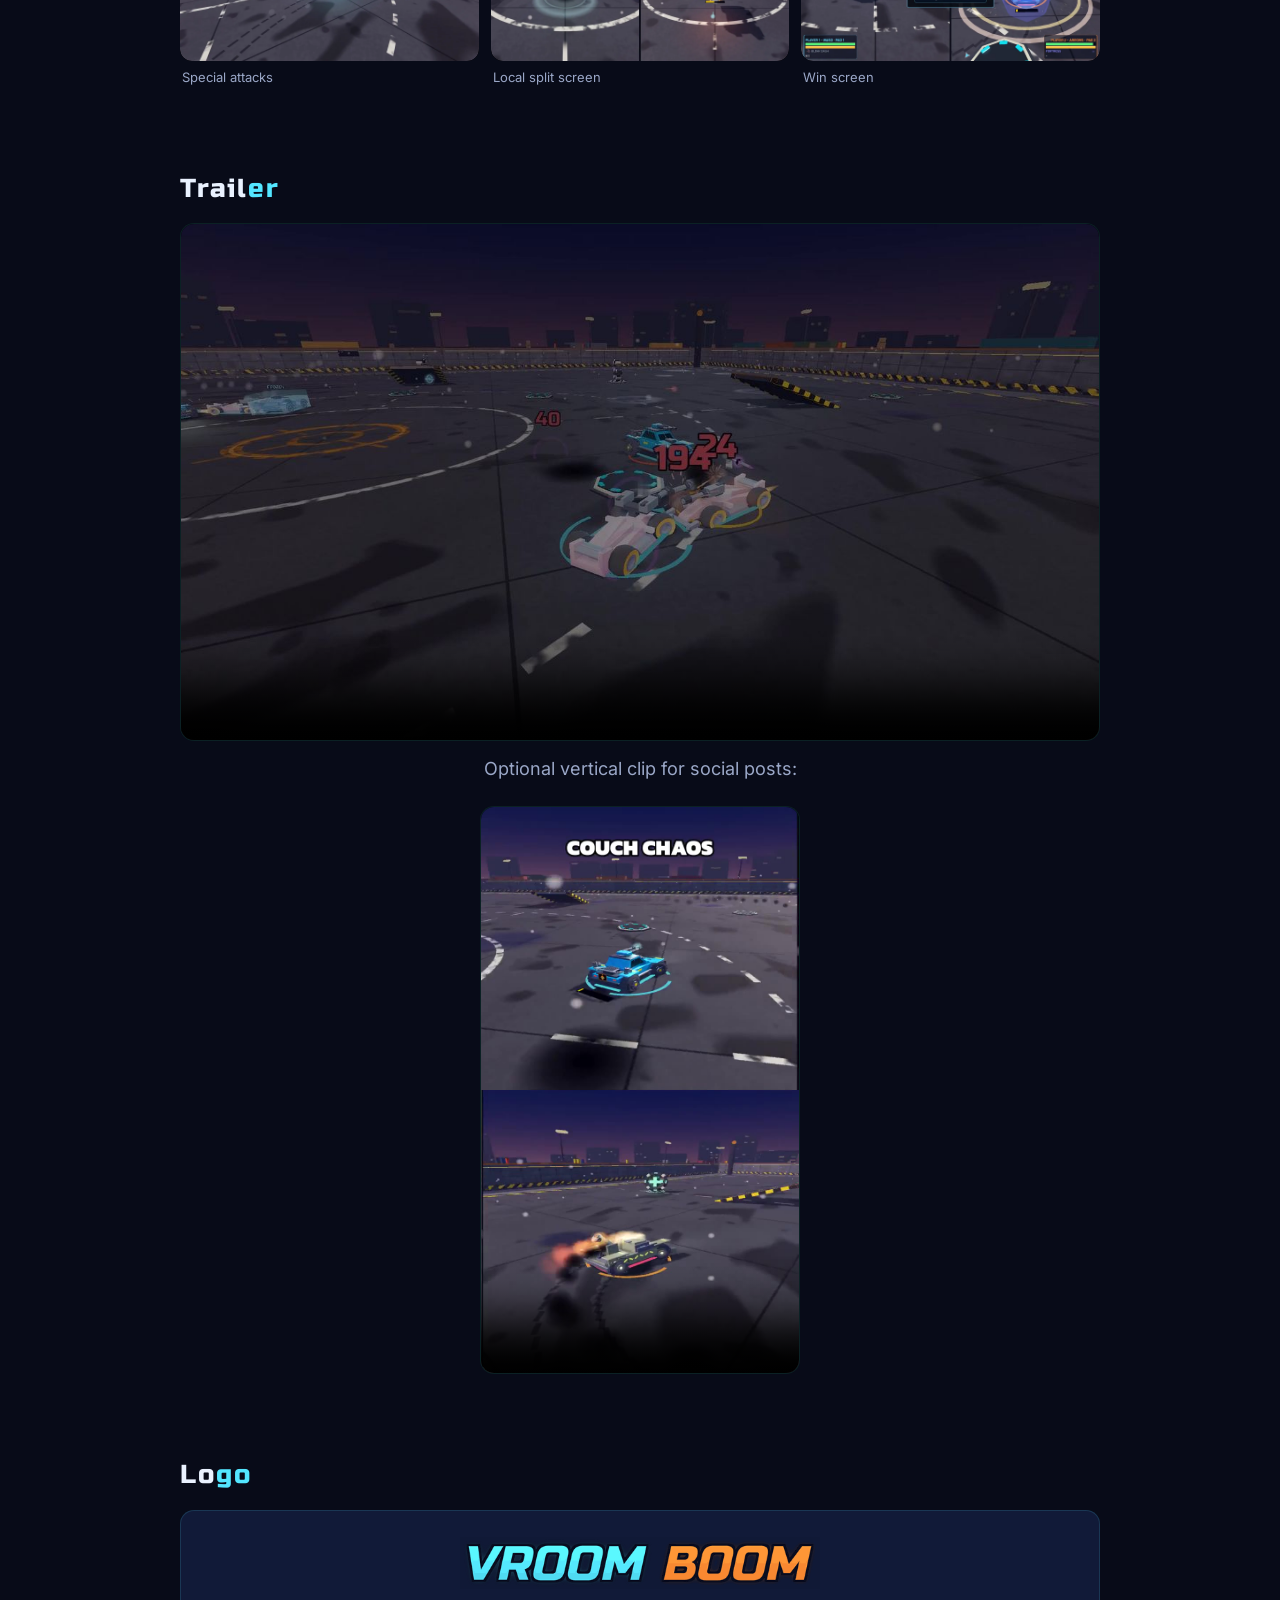
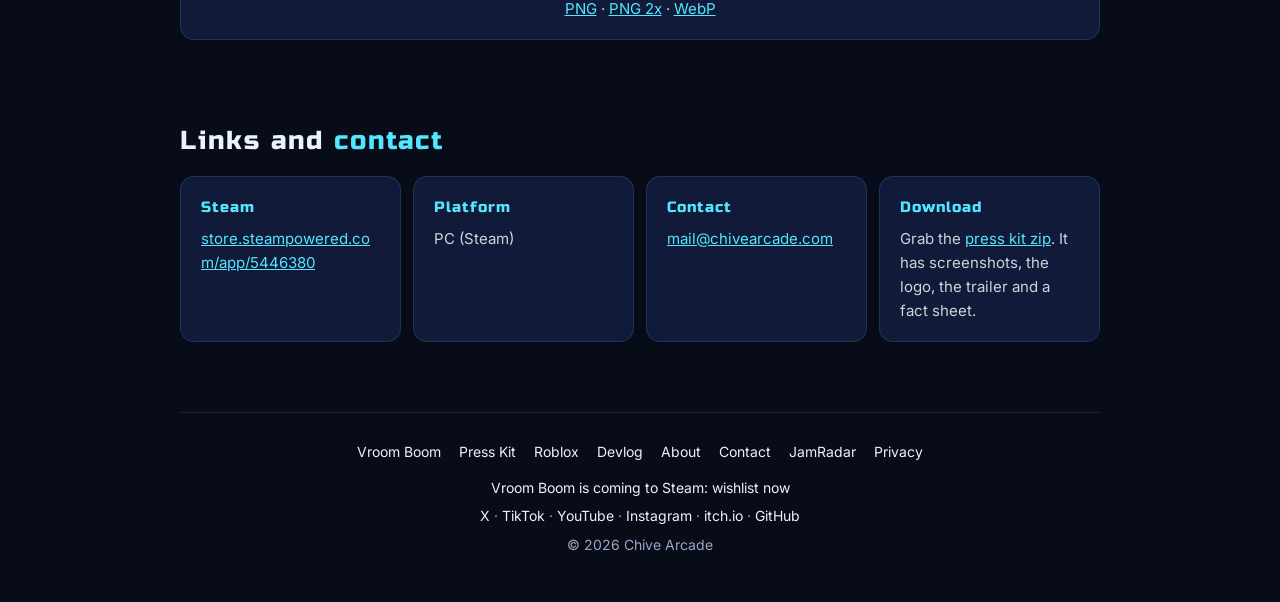
<file: vroom-boom/press/index.html>
<!DOCTYPE html>
<html lang="en">
<head>
<meta charset="UTF-8">
<script>document.documentElement.classList.add('js');</script>
<meta name="viewport" content="width=device-width, initial-scale=1.0">
<title>Vroom Boom Press Kit | Chive Arcade</title>
<meta name="description" content="Press kit for Vroom Boom, arcade car combat from Chive Arcade. Screenshots, trailer, logo, and a downloadable zip of assets. Wishlist on Steam.">
<meta name="theme-color" content="#080B18">
<link rel="icon" href="/favicon.ico" sizes="any">
<link rel="icon" type="image/png" href="/favicon.png">
<link rel="apple-touch-icon" href="/apple-touch-icon.png">
<link rel="stylesheet" href="/assets/site-nav.css">
<link rel="canonical" href="https://chivearcade.com/vroom-boom/press/">
<meta property="og:type" content="website">
<meta property="og:site_name" content="Chive Arcade">
<meta property="og:title" content="Vroom Boom Press Kit | Chive Arcade">
<meta property="og:description" content="Press kit for Vroom Boom, arcade car combat from Chive Arcade. Screenshots, trailer, logo, and a downloadable zip of assets. Wishlist on Steam.">
<meta property="og:url" content="https://chivearcade.com/vroom-boom/press/">
<meta property="og:image" content="https://chivearcade.com/vroom-boom/press/assets/og.jpg">
<meta property="og:image:width" content="1200">
<meta property="og:image:height" content="687">
<meta property="og:image:alt" content="Vroom Boom press kit key art">
<meta name="twitter:card" content="summary_large_image">
<meta name="twitter:title" content="Vroom Boom Press Kit | Chive Arcade">
<meta name="twitter:description" content="Press kit for Vroom Boom, arcade car combat from Chive Arcade. Screenshots, trailer, logo, and a downloadable zip of assets. Wishlist on Steam.">
<meta name="twitter:image" content="https://chivearcade.com/vroom-boom/press/assets/og.jpg">
<link rel="preload" href="/assets/fonts/russo-one-latin.woff2" as="font" type="font/woff2" crossorigin>
<link rel="preload" href="/assets/fonts/inter-latin.woff2" as="font" type="font/woff2" crossorigin>
<link rel="preload" href="/vroom-boom/press/assets/logo.png" as="image" fetchpriority="high">
<link rel="stylesheet" href="/assets/fonts.css">
<style>
  :root{
    --bg:#080B18; --panel:#111A38; --cyan:#53E6FF; --yellow:#FFD85A; --pink:#FF4D68;
    --text:#EAF2FF; --muted:#9AA7C7;
  }
  *{margin:0;padding:0;box-sizing:border-box}
  body{
    background:var(--bg); color:var(--text);
    font-family:'Inter',system-ui,-apple-system,sans-serif;
    line-height:1.6; overflow-x:hidden;
  }
  body::before{
    content:""; position:fixed; inset:0; pointer-events:none; z-index:0;
    background:
      radial-gradient(ellipse 80% 50% at 50% -10%, rgba(83,230,255,.12), transparent),
      radial-gradient(ellipse 60% 40% at 50% 110%, rgba(255,77,104,.10), transparent);
  }
  .wrap{max-width:960px; margin:0 auto; padding:0 20px; position:relative; z-index:1}
  /* Keep header height stable on mobile when .js hides the expanded nav */
  .site-head{min-height:76px; align-items:center}
  section{padding:40px 0}
  h1{
    font-family:'Russo One',sans-serif; font-weight:400;
    font-size:clamp(28px,5.5vw,44px); letter-spacing:2px; line-height:1.15;
    text-align:center; margin:8px 0 14px;
    min-height:1.15em;
  }
  h2{
    font-family:'Russo One',sans-serif; font-weight:400; letter-spacing:2px;
    font-size:clamp(18px,3.5vw,26px); margin-bottom:14px;
    min-height:1.2em;
  }
  h2 .c{color:var(--cyan)}
  .lead{
    text-align:center; color:var(--muted); font-size:clamp(15px,2.2vw,18px);
    max-width:640px; margin:0 auto 22px;
  }
  .hero{text-align:center; padding:20px 0 10px}
  .hero-logo-wrap{
    display:block; width:min(360px,70vw); margin:18px auto 8px;
    aspect-ratio:520 / 75;
  }
  .hero-logo{
    display:block; width:100%; height:100%; object-fit:contain;
    filter:drop-shadow(0 0 22px rgba(83,230,255,.28));
  }
  .logo-block-wrap{
    display:block; width:min(360px,70vw); margin:8px auto;
    aspect-ratio:520 / 75;
  }
  .logo-block-wrap img{
    display:block; width:100%; height:100%; object-fit:contain;
  }
  .ctas{display:flex; gap:12px; justify-content:center; flex-wrap:wrap; margin:18px 0 8px}
  .btn{
    font-family:'Russo One',sans-serif; font-weight:400; letter-spacing:1px; font-size:14px;
    padding:14px 26px; border-radius:999px; text-decoration:none; display:inline-block;
    transition:transform .15s ease;
  }
  .btn:hover{transform:translateY(-2px)}
  .btn-primary{background:var(--cyan); color:#06121A; box-shadow:0 6px 26px rgba(83,230,255,.35)}
  .btn-ghost{border:2px solid var(--pink); color:var(--pink)}
  .btn-steam{background:#c8ed38; color:#0a1013; box-shadow:0 6px 0 #789011}
  .desc{
    background:var(--panel); border:1px solid rgba(83,230,255,.14); border-radius:16px;
    padding:22px 24px; color:#c9d6db; font-size:16px; line-height:1.55;
  }
  .features{
    list-style:none; display:grid; gap:10px;
    grid-template-columns:repeat(auto-fit,minmax(240px,1fr));
  }
  .features li{
    background:var(--panel); border:1px solid rgba(83,230,255,.14); border-radius:14px;
    padding:14px 16px; color:#c9d6db; font-size:15px;
  }
  .features b{color:var(--yellow); font-weight:600; display:block; margin-bottom:2px}
  .shots{
    display:grid; grid-template-columns:repeat(auto-fit,minmax(260px,1fr)); gap:12px;
  }
  .shots figure{margin:0}
  .shots picture{display:block; aspect-ratio:16/9; background:#000; border-radius:12px; overflow:hidden}
  .shots img{
    width:100%; height:100%; display:block; border-radius:12px; background:#000;
    aspect-ratio:16/9; object-fit:cover;
  }
  .shots figcaption{font-size:13px; color:var(--muted); padding:6px 2px 0}
  .video-wrap{
    background:#000; border-radius:14px; overflow:hidden;
    border:1px solid rgba(83,230,255,.14);
    aspect-ratio:16/9;
  }
  .video-wrap video{width:100%; height:100%; display:block; object-fit:cover; background:#000}
  .video-wrap.portrait{max-width:320px; margin:0 auto; aspect-ratio:9/16}
  .meta-row{
    display:grid; gap:12px; grid-template-columns:repeat(auto-fit,minmax(220px,1fr));
  }
  .meta-card{
    background:var(--panel); border:1px solid rgba(83,230,255,.14); border-radius:14px;
    padding:18px 20px;
  }
  .meta-card h3{
    font-family:'Russo One',sans-serif; font-weight:400; font-size:15px;
    letter-spacing:1px; color:var(--cyan); margin-bottom:8px;
  }
  .meta-card a{color:var(--cyan); word-break:break-word}
  .meta-card p{color:#c9d6db; font-size:15px}
  .crumb{font-size:13px; color:var(--muted); margin:8px 0 0}
  .crumb a{color:var(--cyan); text-decoration:underline}
  .desc a, .meta-card a, .lead a, main a:not(.btn):not(.brand){text-decoration:underline}
  .meta-card a{color:var(--cyan)}
</style>
<script type="application/ld+json">
{"@context":"https://schema.org","@type":"VideoGame","name":"Vroom Boom","url":"https://chivearcade.com/vroom-boom/","description":"Vroom Boom is an arcade car combat game from Chive Arcade. Pick a car, load it up with rockets, mines and missiles, and go. Take on a pack of bot cars in battle royale, or hold out as long as you can in wave survival. Team up with a friend in 2 player co-op, or go head to head in local split screen.","genre":["Car combat","Action","Arcade"],"gamePlatform":"PC","playMode":["SinglePlayer","MultiPlayer"],"author":{"@type":"Organization","name":"Chive Arcade","url":"https://chivearcade.com/"},"sameAs":["https://store.steampowered.com/app/5446380","https://chive-arcade.itch.io/vroom-boom"],"image":"https://chivearcade.com/vroom-boom/press/assets/og.jpg","trailer":{"@type":"VideoObject","name":"Vroom Boom trailer","description":"Trailer for Vroom Boom, an arcade car combat game from Chive Arcade.","contentUrl":"https://chivearcade.com/vroom-boom/press/assets/trailer.mp4","thumbnailUrl":"https://chivearcade.com/vroom-boom/press/assets/trailer-poster.jpg","uploadDate":"2026-10-28T12:00:00-05:00"}}
</script>
</head>
<body>
<div class="wrap">
  <a class="skip" href="#main">Skip to content</a>
  <header class="site-head">
    <a class="brand" href="/"><img src="/mark-80.png" width="65" height="40" alt=""><span>CHIVE <em>ARCADE</em></span></a>
    <button class="nav-toggle" type="button" aria-expanded="false" aria-controls="site-nav">Menu</button>
    <nav class="site-nav" id="site-nav" aria-label="Main"><ul><li><a href="/vroom-boom/">Vroom Boom</a></li><!-- <li><a href="/games/">Browser Games</a></li> --><li><a href="/roblox/">Roblox</a></li><li><a href="/devlog/">Devlog</a></li><li><a href="/vroom-boom/press/" aria-current="page">Press</a></li><li><a href="/about/">About</a></li><li><a class="nav-steam" href="https://store.steampowered.com/app/5446380/?utm_source=chivearcade&amp;utm_medium=site&amp;utm_campaign=vroomboom&amp;utm_content=press" target="_blank" rel="noopener">Wishlist on Steam</a></li></ul><ul class="site-social" aria-label="Chive Arcade on social media"><li><a href="https://x.com/ChiveArcade" target="_blank" rel="noopener">X</a></li><li><a href="https://www.tiktok.com/@chive.arcade" target="_blank" rel="noopener">TikTok</a></li><li><a href="https://www.youtube.com/@ChiveArcade" target="_blank" rel="noopener">YouTube</a></li><li><a href="https://www.instagram.com/chivearcade" target="_blank" rel="noopener">Instagram</a></li></ul></nav>
  </header>

<main id="main">
  <p class="crumb"><a href="/vroom-boom/">Vroom Boom</a> / Press Kit</p>

  <header class="hero">
    <picture class="hero-logo-wrap">
      <img class="hero-logo" src="/vroom-boom/press/assets/logo.png" srcset="/vroom-boom/press/assets/logo.png 1x, /vroom-boom/press/assets/logo@2x.png 2x" width="520" height="75" alt="Vroom Boom logo" fetchpriority="high" decoding="sync">
    </picture>
    <h1>Vroom Boom Press Kit</h1>
    <p class="lead">Screenshots, logo, trailer and the key facts for anyone writing about or playing Vroom Boom, the arcade car combat game from Chive Arcade.</p>
    <div class="ctas">
      <a class="btn btn-primary" href="/vroom-boom/press/press-kit.zip">Download press kit zip</a>
      <a class="btn btn-steam" href="https://store.steampowered.com/app/5446380/?utm_source=chivearcade&amp;utm_medium=site&amp;utm_campaign=vroomboom&amp;utm_content=press" target="_blank" rel="noopener">Wishlist on Steam</a>
    </div>
  </header>

  <section aria-labelledby="about-title">
    <h2 id="about-title">About the <span class="c">game</span></h2>
    <p class="desc">Vroom Boom is an arcade car combat game from Chive Arcade. Pick a car, load it up with rockets, mines and missiles, and go. Take on a pack of bot cars in battle royale, or hold out as long as you can in wave survival. Team up with a friend in 2 player co-op, or go head to head in local split screen.</p>
  </section>

  <section aria-labelledby="features-title">
    <h2 id="features-title">Key <span class="c">features</span></h2>
    <ul class="features">
      <li><b>Battle royale</b> A pack of bot cars, one arena, and the last car running wins.</li>
      <li><b>Wave survival</b> The waves keep getting harder. See how long you last.</li>
      <li><b>2 player co-op</b> Team up with a friend.</li>
      <li><b>Local split screen</b> 2 player versus on one screen.</li>
      <li><b>Weapons</b> Rockets, mines and missiles, so you can fight your way.</li>
      <li><b>Boost and jump</b> Get out of trouble, or jump right into it.</li>
      <li><b>Arenas and garage</b> Fight across several arenas, and earn more cars as you play, each with its own special.</li>
      <li><b>Online play</b> Planned for the full game.</li>
    </ul>
  </section>

  <section aria-labelledby="shots-title">
    <h2 id="shots-title">Screen<span class="c">shots</span></h2>
    <div class="shots">
      <figure>
        <picture>
          <source type="image/webp" srcset="/vroom-boom/press/assets/shot-opening_drive.webp">
          <img src="/vroom-boom/press/assets/shot-opening_drive.jpg" width="1280" height="720" alt="Opening drive through a Vroom Boom arena" loading="lazy" decoding="async">
        </picture>
        <figcaption>Opening drive</figcaption>
      </figure>
      <figure>
        <picture>
          <source type="image/webp" srcset="/vroom-boom/press/assets/shot-multi_car_brawl.webp">
          <img src="/vroom-boom/press/assets/shot-multi_car_brawl.jpg" width="1280" height="720" alt="Multi car brawl in a Vroom Boom arena" loading="lazy" decoding="async">
        </picture>
        <figcaption>Multi car brawl</figcaption>
      </figure>
      <figure>
        <picture>
          <source type="image/webp" srcset="/vroom-boom/press/assets/shot-wreck_chain.webp">
          <img src="/vroom-boom/press/assets/shot-wreck_chain.jpg" width="1280" height="720" alt="Wreck chain mid fight in Vroom Boom" loading="lazy" decoding="async">
        </picture>
        <figcaption>Wreck chain</figcaption>
      </figure>
      <figure>
        <picture>
          <source type="image/webp" srcset="/vroom-boom/press/assets/shot-special_attacks.webp">
          <img src="/vroom-boom/press/assets/shot-special_attacks.jpg" width="1280" height="720" alt="Special attacks during late waves in Vroom Boom" loading="lazy" decoding="async">
        </picture>
        <figcaption>Special attacks</figcaption>
      </figure>
      <figure>
        <picture>
          <source type="image/webp" srcset="/vroom-boom/press/assets/shot-split_screen.webp">
          <img src="/vroom-boom/press/assets/shot-split_screen.jpg" width="1280" height="720" alt="Local split screen versus in Vroom Boom" loading="lazy" decoding="async">
        </picture>
        <figcaption>Local split screen</figcaption>
      </figure>
      <figure>
        <picture>
          <source type="image/webp" srcset="/vroom-boom/press/assets/shot-win_screen.webp">
          <img src="/vroom-boom/press/assets/shot-win_screen.jpg" width="1280" height="720" alt="Win screen after a Vroom Boom match" loading="lazy" decoding="async">
        </picture>
        <figcaption>Win screen</figcaption>
      </figure>
    </div>
  </section>

  <section aria-labelledby="trailer-title">
    <h2 id="trailer-title">Trail<span class="c">er</span></h2>
    <div class="video-wrap">
      <video controls preload="none" playsinline poster="/vroom-boom/press/assets/trailer-poster.jpg" width="1280" height="720" aria-label="Vroom Boom trailer">
        <source src="/vroom-boom/press/assets/trailer.mp4" type="video/mp4">
      </video>
    </div>
    <p class="lead" style="margin-top:14px">Optional vertical clip for social posts:</p>
    <div class="video-wrap portrait">
      <video controls preload="none" playsinline poster="/vroom-boom/press/assets/poster-split-screen-9x16.jpg" width="720" height="1280" aria-label="Vroom Boom local split screen clip, vertical">
        <source src="/vroom-boom/press/assets/clip-split-screen-9x16.mp4" type="video/mp4">
      </video>
    </div>
  </section>

  <section aria-labelledby="logo-title">
    <h2 id="logo-title">Lo<span class="c">go</span></h2>
    <div class="meta-card" style="text-align:center">
      <picture class="logo-block-wrap">
        <img src="/vroom-boom/press/assets/logo.png" srcset="/vroom-boom/press/assets/logo.png 1x, /vroom-boom/press/assets/logo@2x.png 2x" width="520" height="75" alt="Vroom Boom logo on dark background" loading="lazy" decoding="async">
      </picture>
      <p><a href="/vroom-boom/press/assets/logo.png">PNG</a> · <a href="/vroom-boom/press/assets/logo@2x.png">PNG 2x</a> · <a href="/vroom-boom/press/assets/logo.webp">WebP</a></p>
    </div>
  </section>

  <section aria-labelledby="links-title">
    <h2 id="links-title">Links and <span class="c">contact</span></h2>
    <div class="meta-row">
      <div class="meta-card">
        <h3>Steam</h3>
        <p><a href="https://store.steampowered.com/app/5446380/?utm_source=chivearcade&amp;utm_medium=site&amp;utm_campaign=vroomboom&amp;utm_content=press" target="_blank" rel="noopener">store.steampowered.com/app/5446380</a></p>
      </div>
      <div class="meta-card">
        <h3>Platform</h3>
        <p>PC (Steam)</p>
      </div>
      <div class="meta-card">
        <h3>Contact</h3>
        <p><a href="mailto:mail@chivearcade.com">mail@chivearcade.com</a></p>
      </div>
      <div class="meta-card">
        <h3>Download</h3>
        <p>Grab the <a href="/vroom-boom/press/press-kit.zip">press kit zip</a>. It has screenshots, the logo, the trailer and a fact sheet.</p>
      </div>
    </div>
  </section>
</main>

  <footer class="site-foot">
    <nav aria-label="Footer"><ul><li><a href="/vroom-boom/">Vroom Boom</a></li><li><a href="/vroom-boom/press/">Press Kit</a></li><!-- <li><a href="/games/">Browser Games</a></li> --><li><a href="/roblox/">Roblox</a></li><li><a href="/devlog/">Devlog</a></li><li><a href="/about/">About</a></li><li><a href="mailto:mail@chivearcade.com">Contact</a></li><li><a href="https://jamradar.chivearcade.com/">JamRadar</a></li><li><a href="/privacy.html">Privacy</a></li></ul></nav>
    <p><a href="https://store.steampowered.com/app/5446380/?utm_source=chivearcade&amp;utm_medium=site&amp;utm_campaign=vroomboom&amp;utm_content=press" target="_blank" rel="noopener">Vroom Boom is coming to Steam: wishlist now</a></p>
    <p><a href="https://x.com/ChiveArcade">X</a> · <a href="https://www.tiktok.com/@chive.arcade">TikTok</a> · <a href="https://www.youtube.com/@ChiveArcade">YouTube</a> · <a href="https://www.instagram.com/chivearcade">Instagram</a> · <a href="https://chive-arcade.itch.io">itch.io</a> · <a href="https://github.com/chive55">GitHub</a></p>
    <p>© <span id="foot-year">2026</span> Chive Arcade</p>
  </footer>
</div>
<a class="sticky-wish" href="https://store.steampowered.com/app/5446380/?utm_source=chivearcade&amp;utm_medium=site&amp;utm_campaign=vroomboom&amp;utm_content=press" target="_blank" rel="noopener">&#9733; Wishlist on Steam</a>
<script src="/assets/site-nav.js" defer></script>
</body>
</html>
</file>
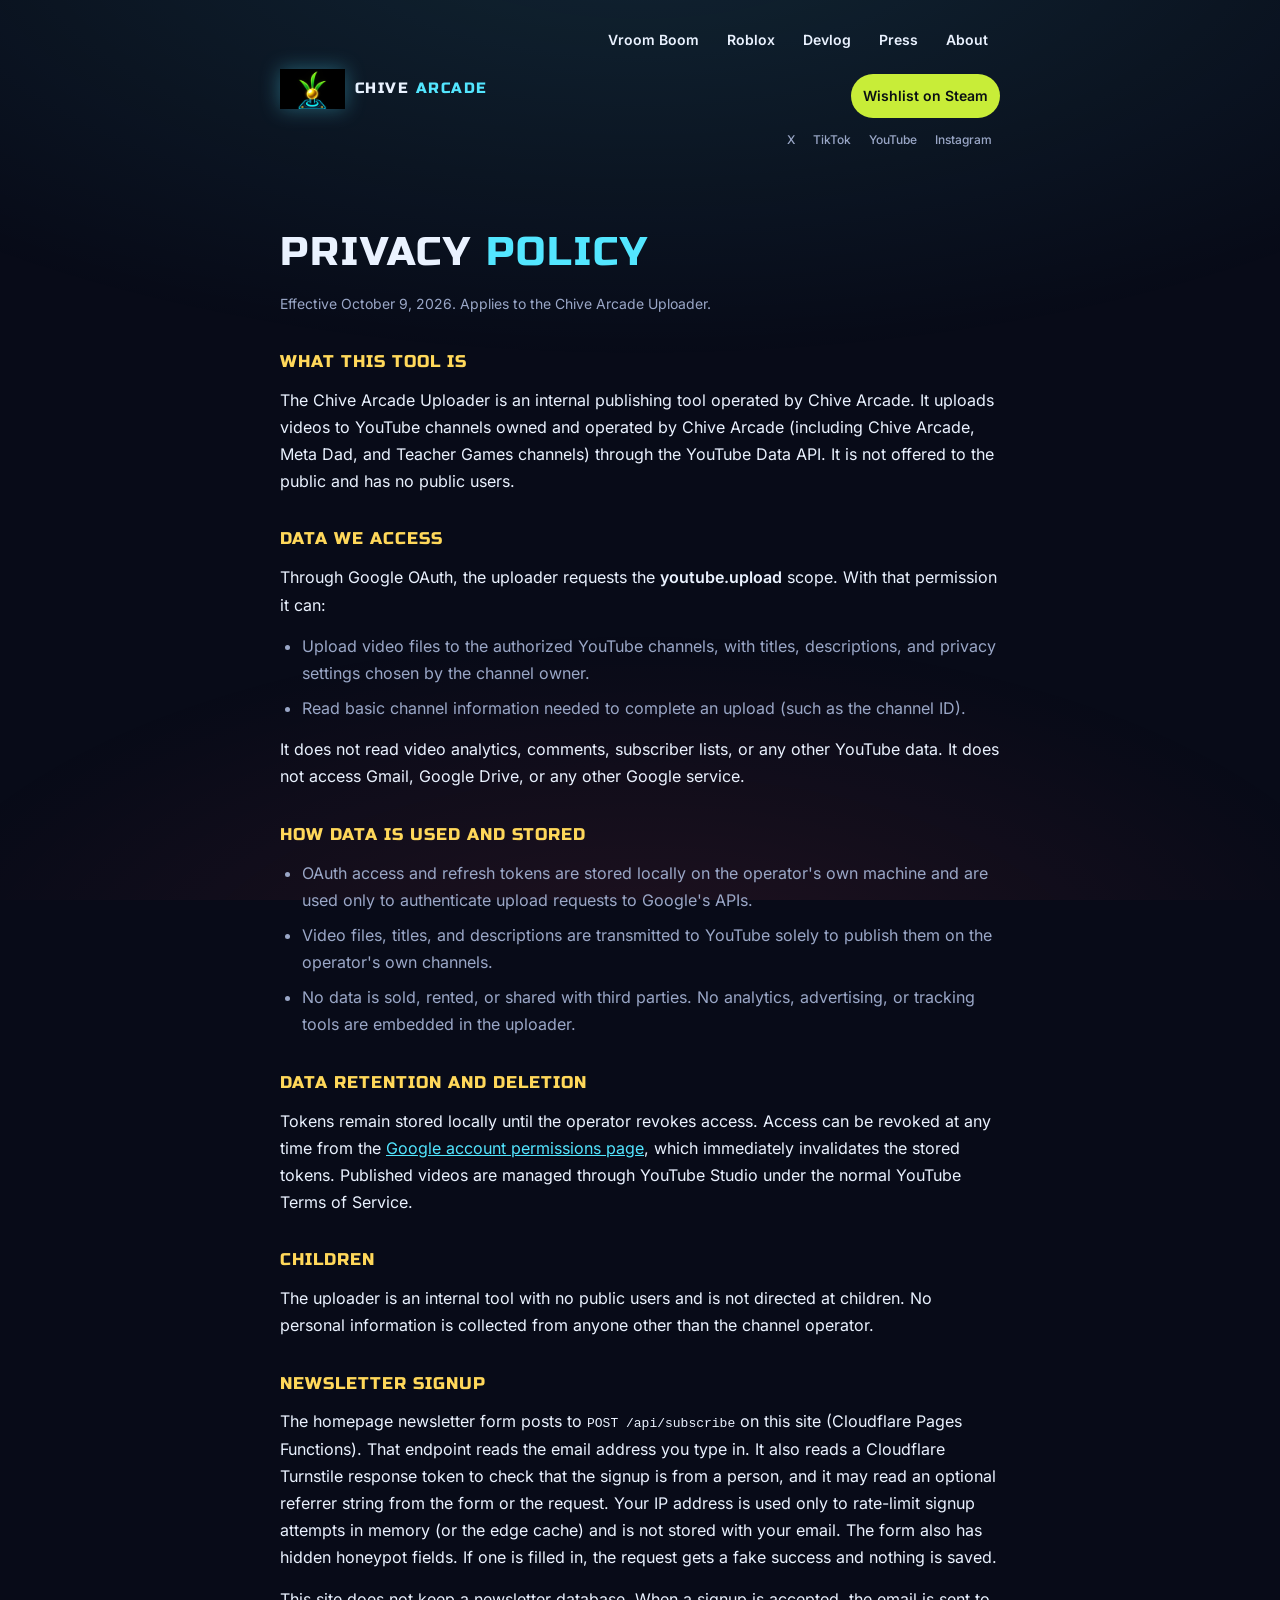
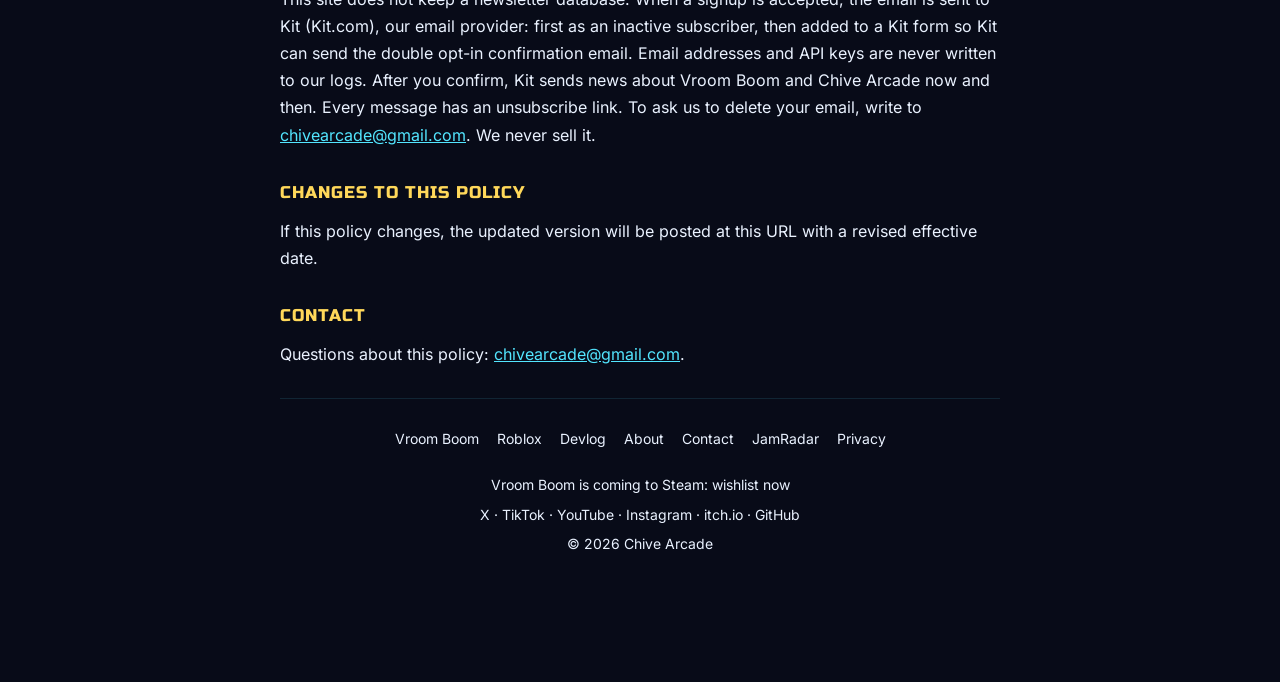
<file: privacy.html>
<!DOCTYPE html>
<html lang="en">
<head>
<meta charset="UTF-8">
<script>document.documentElement.classList.add('js');</script>
<meta name="viewport" content="width=device-width, initial-scale=1.0">
<title>Privacy Policy: Chive Arcade Uploader</title>
<meta name="description" content="Privacy policy for the Chive Arcade Uploader, the internal tool used to publish videos to Chive Arcade's YouTube channels.">
<meta name="theme-color" content="#080B18">
<link rel="icon" href="/favicon.ico" sizes="any">
<link rel="icon" type="image/png" href="/favicon.png">
<link rel="apple-touch-icon" href="/apple-touch-icon.png">
<link rel="canonical" href="https://chivearcade.com/privacy.html">
<meta property="og:type" content="website">
<meta property="og:site_name" content="Chive Arcade">
<meta property="og:title" content="Privacy Policy: Chive Arcade Uploader">
<meta property="og:description" content="Privacy policy for the Chive Arcade Uploader, the internal tool used to publish videos to Chive Arcade's YouTube channels.">
<meta property="og:url" content="https://chivearcade.com/privacy.html">
<meta property="og:image" content="https://chivearcade.com/vroom-boom/key-art.jpg">
<meta property="og:image:width" content="1232">
<meta property="og:image:height" content="706">
<meta property="og:image:alt" content="Vroom Boom arcade car combat key art">
<meta name="twitter:card" content="summary_large_image">
<meta name="twitter:title" content="Privacy Policy: Chive Arcade Uploader">
<meta name="twitter:description" content="Privacy policy for the Chive Arcade Uploader, the internal tool used to publish videos to Chive Arcade's YouTube channels.">
<meta name="twitter:image" content="https://chivearcade.com/vroom-boom/key-art.jpg">
<link rel="stylesheet" href="/assets/site-nav.css">
<link rel="preload" href="/assets/fonts/russo-one-latin.woff2" as="font" type="font/woff2" crossorigin>
<link rel="preload" href="/assets/fonts/inter-latin.woff2" as="font" type="font/woff2" crossorigin>
<link rel="stylesheet" href="/assets/fonts.css">
<style>
  :root{
    --bg:#080B18; --panel:#111A38; --cyan:#53E6FF; --yellow:#FFD85A; --pink:#FF4D68;
    --text:#EAF2FF; --muted:#9AA7C7;
  }
  *{margin:0;padding:0;box-sizing:border-box}
  body{
    background:var(--bg); color:var(--text);
    font-family:'Inter',system-ui,-apple-system,sans-serif;
    line-height:1.7; overflow-x:hidden;
  }
  body::before{
    content:""; position:fixed; inset:0; pointer-events:none; z-index:0;
    background:
      radial-gradient(ellipse 80% 50% at 50% -10%, rgba(83,230,255,.12), transparent),
      radial-gradient(ellipse 60% 40% at 50% 110%, rgba(255,77,104,.10), transparent);
  }
  .wrap{max-width:760px; margin:0 auto; padding:0 20px 80px; position:relative; z-index:1}
  header{padding:22px 0; display:flex; align-items:center; justify-content:space-between}
  .brand{display:flex; align-items:center; gap:12px; text-decoration:none; color:var(--text)}
  .brand img{height:40px; width:auto; filter:drop-shadow(0 0 10px rgba(83,230,255,.35))}
  .brand span{font-family:'Russo One',sans-serif; font-weight:400; letter-spacing:2px; font-size:15px}
  .brand span em{font-style:normal; color:var(--cyan)}
  h1{
    font-family:'Russo One',sans-serif; font-weight:400; font-size:clamp(26px,5vw,40px);
    letter-spacing:2px; margin:40px 0 6px;
  }
  h1 .c1{color:var(--cyan)}
  .updated{color:var(--muted); font-size:14px; margin-bottom:32px}
  h2{
    font-family:'Russo One',sans-serif; font-weight:400; font-size:17px; letter-spacing:1px;
    color:var(--yellow); margin:30px 0 10px;
  }
  p{margin-bottom:14px; color:var(--text)}
  p.muted, li{color:var(--muted)}
  ul{margin:0 0 14px 22px}
  li{margin-bottom:8px}
  a{color:var(--cyan)}
  .back{display:inline-block; margin-top:36px; color:var(--muted); font-size:14px}
</style>
</head>
<body>
<div class="wrap">
  <a class="skip" href="#main">Skip to content</a>
  <header class="site-head">
    <a class="brand" href="/"><img src="/mark-80.png" width="65" height="40" alt=""><span>CHIVE <em>ARCADE</em></span></a>
    <button class="nav-toggle" type="button" aria-expanded="false" aria-controls="site-nav">Menu</button>
    <nav class="site-nav" id="site-nav" aria-label="Main"><ul><li><a href="/#vroom-boom">Vroom Boom</a></li><!-- <li><a href="/games/">Browser Games</a></li> --><li><a href="/roblox/">Roblox</a></li><li><a href="/devlog/">Devlog</a></li><li><a href="/vroom-boom/press/">Press</a></li><li><a href="/about/">About</a></li><li><a class="nav-steam" href="https://store.steampowered.com/app/5446380/?utm_source=chivearcade&amp;utm_medium=site&amp;utm_campaign=vroomboom" target="_blank" rel="noopener">Wishlist on Steam</a></li></ul><ul class="site-social" aria-label="Chive Arcade on social media"><li><a href="https://x.com/ChiveArcade" target="_blank" rel="noopener">X</a></li><li><a href="https://www.tiktok.com/@chive.arcade" target="_blank" rel="noopener">TikTok</a></li><li><a href="https://www.youtube.com/@ChiveArcade" target="_blank" rel="noopener">YouTube</a></li><li><a href="https://www.instagram.com/chivearcade" target="_blank" rel="noopener">Instagram</a></li></ul></nav>
  </header>
<main id="main">

  <h1>PRIVACY <span class="c1">POLICY</span></h1>
  <p class="updated">Effective October 9, 2026. Applies to the Chive Arcade Uploader.</p>

  <h2>WHAT THIS TOOL IS</h2>
  <p>The Chive Arcade Uploader is an internal publishing tool operated by Chive Arcade. It uploads videos to YouTube channels owned and operated by Chive Arcade (including Chive Arcade, Meta Dad, and Teacher Games channels) through the YouTube Data API. It is not offered to the public and has no public users.</p>

  <h2>DATA WE ACCESS</h2>
  <p>Through Google OAuth, the uploader requests the <strong>youtube.upload</strong> scope. With that permission it can:</p>
  <ul>
    <li>Upload video files to the authorized YouTube channels, with titles, descriptions, and privacy settings chosen by the channel owner.</li>
    <li>Read basic channel information needed to complete an upload (such as the channel ID).</li>
  </ul>
  <p>It does not read video analytics, comments, subscriber lists, or any other YouTube data. It does not access Gmail, Google Drive, or any other Google service.</p>

  <h2>HOW DATA IS USED AND STORED</h2>
  <ul>
    <li>OAuth access and refresh tokens are stored locally on the operator's own machine and are used only to authenticate upload requests to Google's APIs.</li>
    <li>Video files, titles, and descriptions are transmitted to YouTube solely to publish them on the operator's own channels.</li>
    <li>No data is sold, rented, or shared with third parties. No analytics, advertising, or tracking tools are embedded in the uploader.</li>
  </ul>

  <h2>DATA RETENTION AND DELETION</h2>
  <p>Tokens remain stored locally until the operator revokes access. Access can be revoked at any time from the <a href="https://myaccount.google.com/permissions">Google account permissions page</a>, which immediately invalidates the stored tokens. Published videos are managed through YouTube Studio under the normal YouTube Terms of Service.</p>

  <h2>CHILDREN</h2>
  <p>The uploader is an internal tool with no public users and is not directed at children. No personal information is collected from anyone other than the channel operator.</p>

  <h2>NEWSLETTER SIGNUP</h2>
  <p>The homepage newsletter form posts to <code>POST /api/subscribe</code> on this site (Cloudflare Pages Functions). That endpoint reads the email address you type in. It also reads a Cloudflare Turnstile response token to check that the signup is from a person, and it may read an optional referrer string from the form or the request. Your IP address is used only to rate-limit signup attempts in memory (or the edge cache) and is not stored with your email. The form also has hidden honeypot fields. If one is filled in, the request gets a fake success and nothing is saved.</p>
  <p>This site does not keep a newsletter database. When a signup is accepted, the email is sent to Kit (Kit.com), our email provider: first as an inactive subscriber, then added to a Kit form so Kit can send the double opt-in confirmation email. Email addresses and API keys are never written to our logs. After you confirm, Kit sends news about Vroom Boom and Chive Arcade now and then. Every message has an unsubscribe link. To ask us to delete your email, write to <a href="mailto:chivearcade@gmail.com">chivearcade@gmail.com</a>. We never sell it.</p>

  <h2>CHANGES TO THIS POLICY</h2>
  <p>If this policy changes, the updated version will be posted at this URL with a revised effective date.</p>

  <h2>CONTACT</h2>
  <p>Questions about this policy: <a href="mailto:chivearcade@gmail.com">chivearcade@gmail.com</a>.</p>

</main>
  <footer class="site-foot">
    <nav aria-label="Footer"><ul><li><a href="/#vroom-boom">Vroom Boom</a></li><!-- <li><a href="/games/">Browser Games</a></li> --><li><a href="/roblox/">Roblox</a></li><li><a href="/devlog/">Devlog</a></li><li><a href="/about/">About</a></li><li><a href="mailto:chivearcade@gmail.com">Contact</a></li><li><a href="https://jamradar.chivearcade.com/">JamRadar</a></li><li><a href="/privacy.html">Privacy</a></li></ul></nav>
    <p><a href="https://store.steampowered.com/app/5446380/?utm_source=chivearcade&amp;utm_medium=site&amp;utm_campaign=vroomboom" target="_blank" rel="noopener">Vroom Boom is coming to Steam: wishlist now</a></p>
    <p><a href="https://x.com/ChiveArcade">X</a> · <a href="https://www.tiktok.com/@chive.arcade">TikTok</a> · <a href="https://www.youtube.com/@ChiveArcade">YouTube</a> · <a href="https://www.instagram.com/chivearcade">Instagram</a> · <a href="https://chive-arcade.itch.io">itch.io</a> · <a href="https://github.com/chive55">GitHub</a></p>
    <p>© <span id="foot-year">2026</span> Chive Arcade</p>
  </footer>
</div>
<script src="/assets/site-nav.js" defer></script>
</body>
</html>
</file>
<file: assets/site-nav.css>
/* Shared Chive Arcade header nav + footer */
.site-head{display:flex;align-items:center;justify-content:space-between;gap:16px;padding:18px 0;position:relative;z-index:5;min-height:76px}
.site-head .brand{display:flex;align-items:center;gap:10px;text-decoration:none;color:#EAF2FF}
.site-head .brand img{height:40px;width:auto}
.site-head .brand span{font-family:'Russo One',sans-serif;font-weight:400;letter-spacing:1.5px;font-size:15px;white-space:nowrap}
.site-head .brand em{font-style:normal;color:#53E6FF}
.site-nav ul{list-style:none;display:flex;gap:4px;margin:0;padding:0;align-items:center;flex-wrap:wrap;justify-content:flex-end}
.site-nav a{display:block;color:#EAF2FF;text-decoration:none;font-weight:600;font-size:14px;padding:10px 12px;border-radius:999px;white-space:nowrap}
.site-nav a:hover,.site-nav a:focus-visible{color:#FFD85A;background:rgba(83,230,255,.08)}
.site-nav a[aria-current="page"]{color:#53E6FF}
.site-nav a.nav-steam{background:#c8ed38;color:#0a1013;font-weight:800}
.site-nav a.nav-steam:hover{background:#d8f86a;color:#0a1013}
.nav-toggle{display:none;background:transparent;border:2px solid rgba(83,230,255,.4);color:#EAF2FF;border-radius:10px;padding:8px 12px;font:700 14px Inter,system-ui,sans-serif;cursor:pointer;box-shadow:none;letter-spacing:0}
a:focus-visible,button:focus-visible{outline:3px solid #FFD85A;outline-offset:2px}
.skip{position:absolute;left:-999px;top:8px;background:#FFD85A;color:#080B18;padding:8px 14px;border-radius:8px;z-index:10}
.skip:focus{left:8px}
@media(max-width:760px){
  .nav-toggle{display:block}
  .js .site-nav{display:none;position:absolute;top:100%;left:0;right:0;background:#111A38;border:1px solid rgba(83,230,255,.25);border-radius:16px;padding:8px}
  .js .site-nav.open{display:block}
  .site-nav ul{flex-direction:column;align-items:stretch}
  .no-js-nav .site-nav ul{flex-direction:row;flex-wrap:wrap}
  .site-nav a{padding:14px 16px;font-size:16px}
}
.site-foot{border-top:1px solid rgba(83,230,255,.12);margin-top:30px;padding:28px 0 40px;color:#9AA7C7;font-size:14px;text-align:center}
.site-foot nav ul{list-style:none;display:flex;flex-wrap:wrap;justify-content:center;gap:6px 18px;margin:0 0 14px;padding:0}
.site-foot a{color:#EAF2FF;text-decoration:none}
.site-foot a:hover{color:#FFD85A}
.site-foot p{margin:6px 0}
/* Social links in header */
.site-nav{display:flex;flex-direction:column;align-items:flex-end;gap:2px}
.site-nav ul.site-social{gap:2px}
.site-social a{font-size:12px;font-weight:500;color:#9AA7C7;padding:2px 8px}
/* Sticky wishlist */
.sticky-wish{position:fixed;right:18px;bottom:18px;z-index:20;background:#c8ed38;color:#0a1013;font:400 16px/1 "Russo One",sans-serif;letter-spacing:.06em;text-transform:uppercase;padding:14px 22px;border-radius:999px;text-decoration:none;box-shadow:0 6px 24px rgba(0,0,0,.45)}
.sticky-wish:hover{background:#d8f86a}
@media(max-width:760px){
  .site-nav{align-items:stretch}
  .site-nav ul.site-social{flex-direction:row;flex-wrap:wrap;justify-content:center;border-top:1px solid rgba(83,230,255,.15);margin-top:6px;padding-top:6px}
  .site-social a{font-size:14px;padding:8px 10px}
  .sticky-wish{left:12px;right:12px;bottom:12px;text-align:center}
  body{padding-bottom:72px}
}
</file>
<file: assets/newsletter.css>
/* Newsletter signup (Vroom Boom + footer) */
.nl-box{
  margin:18px 0 0;
  padding:18px 18px 16px;
  background:rgba(17,26,56,.85);
  border:1px solid rgba(83,230,255,.22);
  border-radius:16px;
  max-width:520px;
}
.nl-box h2,.nl-box .nl-heading{
  font-family:'Russo One',sans-serif;
  font-weight:400;
  font-size:clamp(18px,2.4vw,22px);
  letter-spacing:.04em;
  margin:0 0 10px;
  color:var(--text,#EAF2FF);
}
.nl-form{display:grid;gap:10px}
.nl-row{display:flex;flex-wrap:wrap;gap:10px;align-items:stretch}
.nl-row input[type="email"]{
  flex:1 1 180px;
  min-width:0;
  background:#0a1018;
  border:2px solid rgba(83,230,255,.35);
  color:var(--text,#EAF2FF);
  border-radius:999px;
  padding:12px 16px;
  font:500 15px/1.2 Inter,system-ui,sans-serif;
}
.nl-row input[type="email"]:focus{
  outline:3px solid #FFD85A;
  outline-offset:2px;
  border-color:#53E6FF;
}
.nl-row button,.nl-btn{
  flex:0 0 auto;
  background:var(--cyan,#53E6FF);
  color:#06121A;
  border:0;
  border-radius:999px;
  padding:12px 22px;
  font:700 15px/1 Inter,system-ui,sans-serif;
  cursor:pointer;
  box-shadow:0 4px 16px rgba(83,230,255,.28);
}
.nl-row button:hover,.nl-btn:hover{filter:brightness(1.06)}
.nl-row button:disabled{opacity:.6;cursor:wait}
.nl-consent{margin:0;font-size:12px;color:var(--muted,#9AA7C7);line-height:1.45}
.nl-consent a{color:var(--cyan,#53E6FF);text-decoration:underline}
.nl-msg{margin:0;font-size:14px;min-height:1.4em}
.nl-msg[data-state="ok"]{color:#7dffb3}
.nl-msg[data-state="err"]{color:#FF4D68}
.nl-hp{
  position:absolute!important;
  left:-10000px!important;
  top:auto!important;
  width:1px!important;
  height:1px!important;
  overflow:hidden!important;
  opacity:0!important;
}
.nl-turnstile{min-height:70px;max-width:100%;overflow:hidden}
/* Compact footer variant */
.nl-foot{
  margin:14px auto 10px;
  max-width:640px;
  padding:12px 14px;
  background:rgba(17,26,56,.55);
  border:1px solid rgba(83,230,255,.14);
  border-radius:12px;
  text-align:left;
}
.nl-foot .nl-heading{
  font-size:14px;
  letter-spacing:.02em;
  margin:0 0 8px;
  font-family:Inter,system-ui,sans-serif;
  font-weight:600;
}
.nl-foot .nl-row input[type="email"]{padding:10px 14px;font-size:14px}
.nl-foot .nl-row button{padding:10px 16px;font-size:14px}
.nl-foot .nl-consent{font-size:11px}
.nl-foot .nl-turnstile{transform:scale(.85);transform-origin:left top;min-height:65px}
@media(max-width:520px){
  .nl-row button{width:100%}
}
@media(max-width:480px){
  .nl-box{padding:14px 12px 12px}
  .nl-foot{padding:10px 10px}
  .nl-foot .nl-turnstile{transform:scale(.78);transform-origin:left top}
}
</file>
<file: assets/fonts.css>
@font-face{font-family:'Inter';font-style:normal;font-weight:400 600;font-display:swap;src:url(/assets/fonts/inter-latin.woff2) format('woff2');unicode-range:U+0000-00FF, U+0131, U+0152-0153, U+02BB-02BC, U+02C6, U+02DA, U+02DC, U+0304, U+0308, U+0329, U+2000-206F, U+20AC, U+2122, U+2191, U+2193, U+2212, U+2215, U+FEFF, U+FFFD}
@font-face{font-family:'Russo One';font-style:normal;font-weight:400;font-display:swap;src:url(/assets/fonts/russo-one-latin.woff2) format('woff2');unicode-range:U+0000-00FF, U+0131, U+0152-0153, U+02BB-02BC, U+02C6, U+02DA, U+02DC, U+0304, U+0308, U+0329, U+2000-206F, U+20AC, U+2122, U+2191, U+2193, U+2212, U+2215, U+FEFF, U+FFFD}
</file>
<file: devlog/devlog.css>
/* Devlog blog layout. Shared with generated index and post pages. */
:root{
  --bg:#080B18; --panel:#111A38; --cyan:#53E6FF; --yellow:#FFD85A; --pink:#FF4D68;
  --text:#EAF2FF; --muted:#9AA7C7;
}
*{margin:0;padding:0;box-sizing:border-box}
body{
  background:var(--bg); color:var(--text);
  font-family:'Inter',system-ui,-apple-system,sans-serif;
  line-height:1.6; overflow-x:hidden;
}
body::before{
  content:""; position:fixed; inset:0; pointer-events:none; z-index:0;
  background:
    radial-gradient(ellipse 80% 50% at 50% -10%, rgba(83,230,255,.12), transparent),
    radial-gradient(ellipse 60% 40% at 50% 110%, rgba(255,77,104,.10), transparent);
}
.wrap{max-width:960px; margin:0 auto; padding:0 20px; position:relative; z-index:1}
.site-head{min-height:76px; align-items:center}

.dl-index-head{padding:36px 0 18px; text-align:center}
.dl-title{
  font-family:'Russo One',sans-serif; font-weight:400;
  font-size:clamp(28px,5.5vw,44px); letter-spacing:2px; line-height:1.15;
  color:var(--cyan); margin-bottom:10px;
}
.dl-lead{color:var(--muted); font-size:clamp(15px,2.2vw,18px); max-width:40rem; margin:0 auto}

.dl-grid{display:grid; gap:18px; padding:10px 0 40px}
.dl-card{
  background:var(--panel); border:1px solid rgba(83,230,255,.14);
  border-radius:16px; overflow:hidden;
}
.dl-card-link{display:grid; grid-template-columns:minmax(0,220px) minmax(0,1fr); text-decoration:none; color:inherit; min-height:140px}
.dl-card-media{background:#0c1230; aspect-ratio:16/9; min-height:140px}
.dl-card-media img{display:block; width:100%; height:100%; object-fit:cover}
.dl-card-body{padding:18px 20px; display:flex; flex-direction:column; gap:8px}
.dl-card-title{
  font-family:'Russo One',sans-serif; font-weight:400; letter-spacing:.5px;
  font-size:clamp(16px,2.4vw,20px); line-height:1.25; color:var(--text);
}
.dl-card-meta{color:var(--muted); font-size:13px}
.dl-card-excerpt{color:#c9d6db; font-size:15px; line-height:1.5}
.dl-card-more{color:var(--cyan); font-weight:700; font-size:14px; margin-top:auto}
.dl-card:hover{border-color:rgba(83,230,255,.35)}
.dl-card:hover .dl-card-more{color:var(--yellow)}
.dl-empty{text-align:center; color:var(--muted); padding:48px 12px; font-size:16px}
.dl-tag{
  display:inline-block; background:rgba(83,230,255,.12); color:var(--cyan);
  border-radius:999px; padding:2px 10px; font-size:12px; font-weight:600;
}

@media(max-width:640px){
  .dl-card-link{grid-template-columns:1fr}
  .dl-card-media{aspect-ratio:16/9; min-height:0}
}

.dl-post{padding:28px 0 48px}
.dl-post-head{max-width:70ch; margin:0 auto 18px}
.dl-post-meta{color:var(--muted); font-size:14px; margin-bottom:8px}
.dl-post-title{
  font-family:'Russo One',sans-serif; font-weight:400;
  font-size:clamp(24px,4.5vw,36px); letter-spacing:1px; line-height:1.2;
  margin-bottom:12px;
}
.dl-tags{list-style:none; display:flex; flex-wrap:wrap; gap:8px; margin:0; padding:0}
.dl-cover{
  max-width:70ch; margin:0 auto 22px; border-radius:14px; overflow:hidden;
  border:1px solid rgba(83,230,255,.14); background:#0c1230;
  aspect-ratio:16/9;
}
.dl-cover img{display:block; width:100%; height:100%; object-fit:cover}

.dl-prose{
  max-width:70ch; margin:0 auto;
  font-size:clamp(16px,2.1vw,18px); line-height:1.7; color:#d7e2f5;
}
.dl-prose p{margin:0 0 1.1em}
.dl-prose a{color:var(--cyan); text-decoration:underline; text-underline-offset:2px}
.dl-prose a:hover{color:var(--yellow)}
.dl-prose h2,.dl-prose h3{
  font-family:'Russo One',sans-serif; font-weight:400; letter-spacing:1px;
  color:var(--text); margin:1.6em 0 .6em; line-height:1.25;
}
.dl-prose h2{font-size:1.35em}
.dl-prose h3{font-size:1.15em}
.dl-prose ul{margin:0 0 1.1em 1.2em}
.dl-prose li{margin:0 0 .35em}
.dl-figure{margin:1.4em 0; border-radius:12px; overflow:hidden; border:1px solid rgba(83,230,255,.14)}
.dl-figure img{display:block; width:100%; height:auto}
.dl-figure figcaption{padding:8px 12px; color:var(--muted); font-size:13px; background:rgba(17,26,56,.7)}

.dl-post-nav{
  max-width:70ch; margin:36px auto 12px; display:grid; grid-template-columns:1fr 1fr; gap:12px;
  border-top:1px solid rgba(83,230,255,.14); padding-top:18px;
}
.dl-post-nav a{
  display:block; text-decoration:none; color:var(--text);
  background:var(--panel); border:1px solid rgba(83,230,255,.14);
  border-radius:12px; padding:14px 16px;
}
.dl-post-nav a:hover{border-color:rgba(83,230,255,.4); color:var(--cyan)}
.dl-nav-label{display:block; color:var(--muted); font-size:12px; font-weight:600; margin-bottom:4px; text-transform:uppercase; letter-spacing:.06em}
.dl-nav-title{display:block; font-size:14px; line-height:1.35}
.dl-nav-next{text-align:right}
.dl-nav-empty{visibility:hidden}
.dl-back{max-width:70ch; margin:0 auto; text-align:center}
.dl-back a{color:var(--cyan)}
.dl-back a:hover{color:var(--yellow)}
</file>
